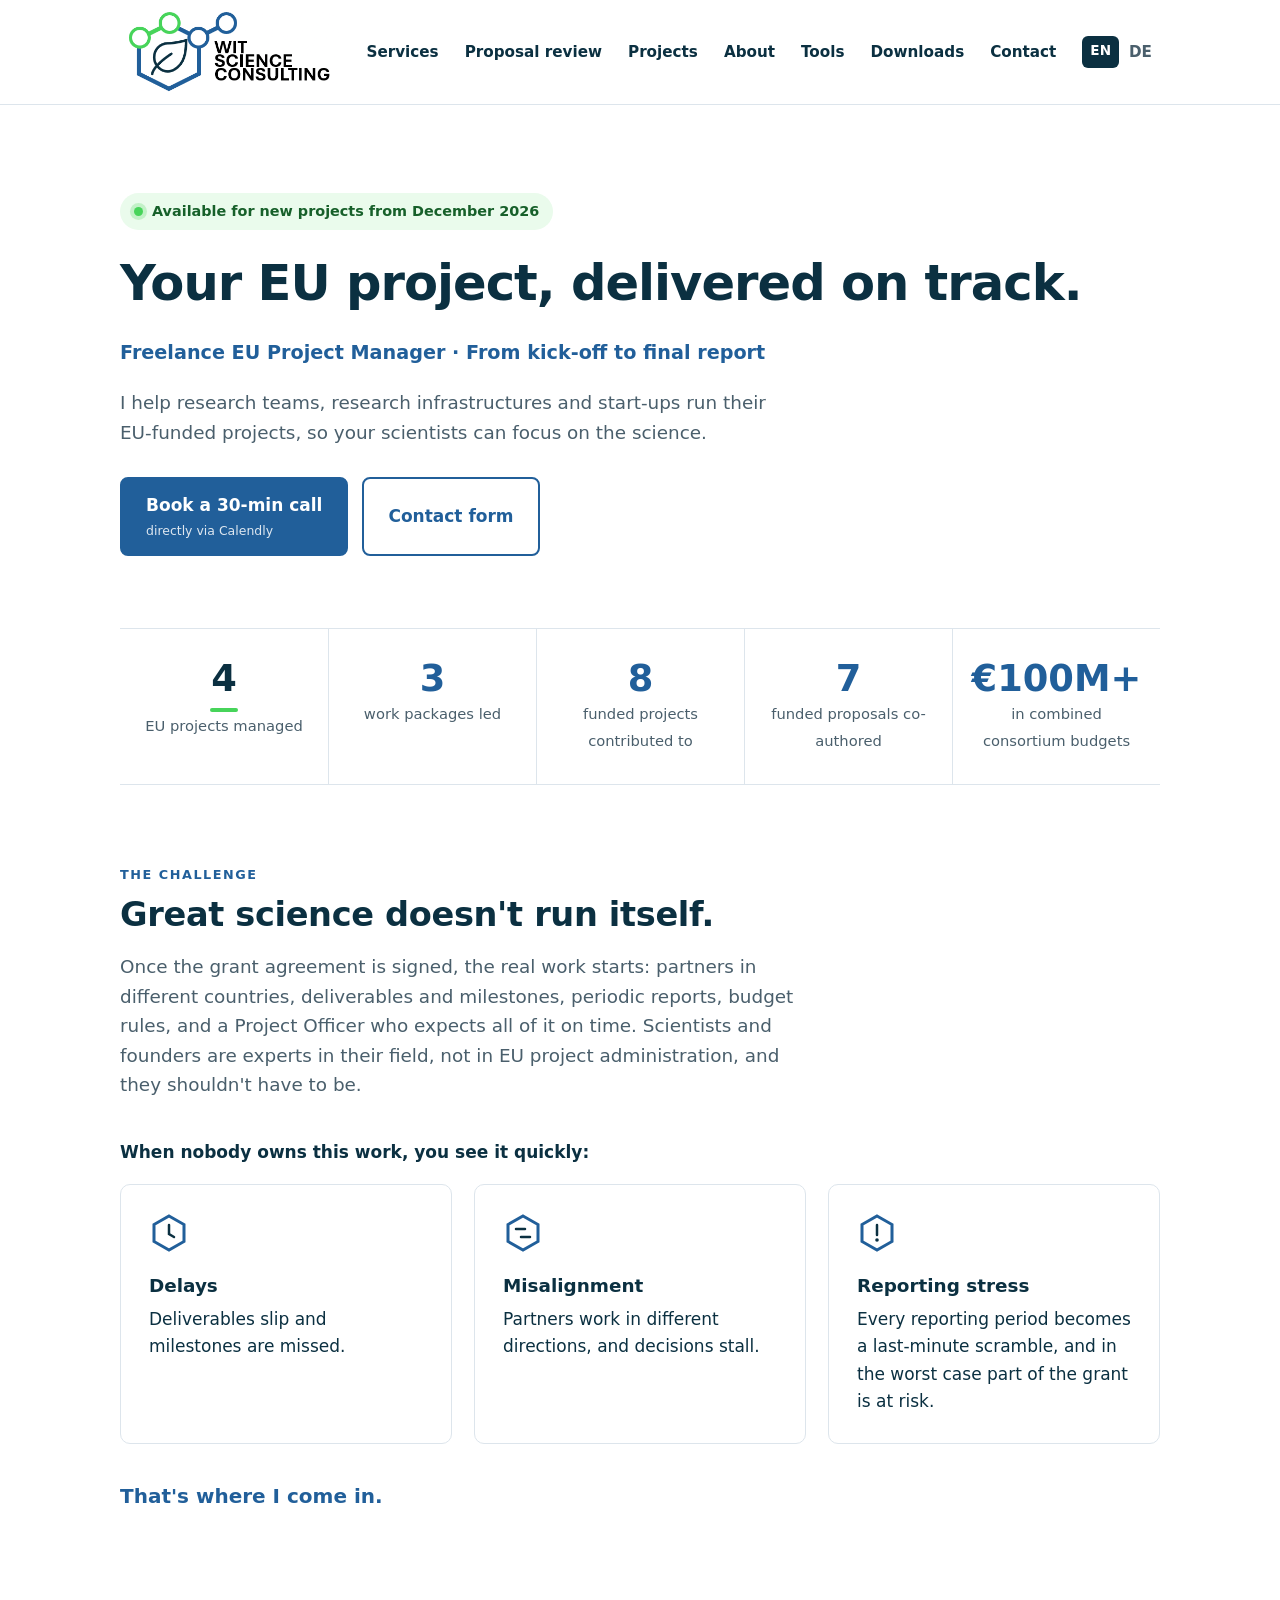
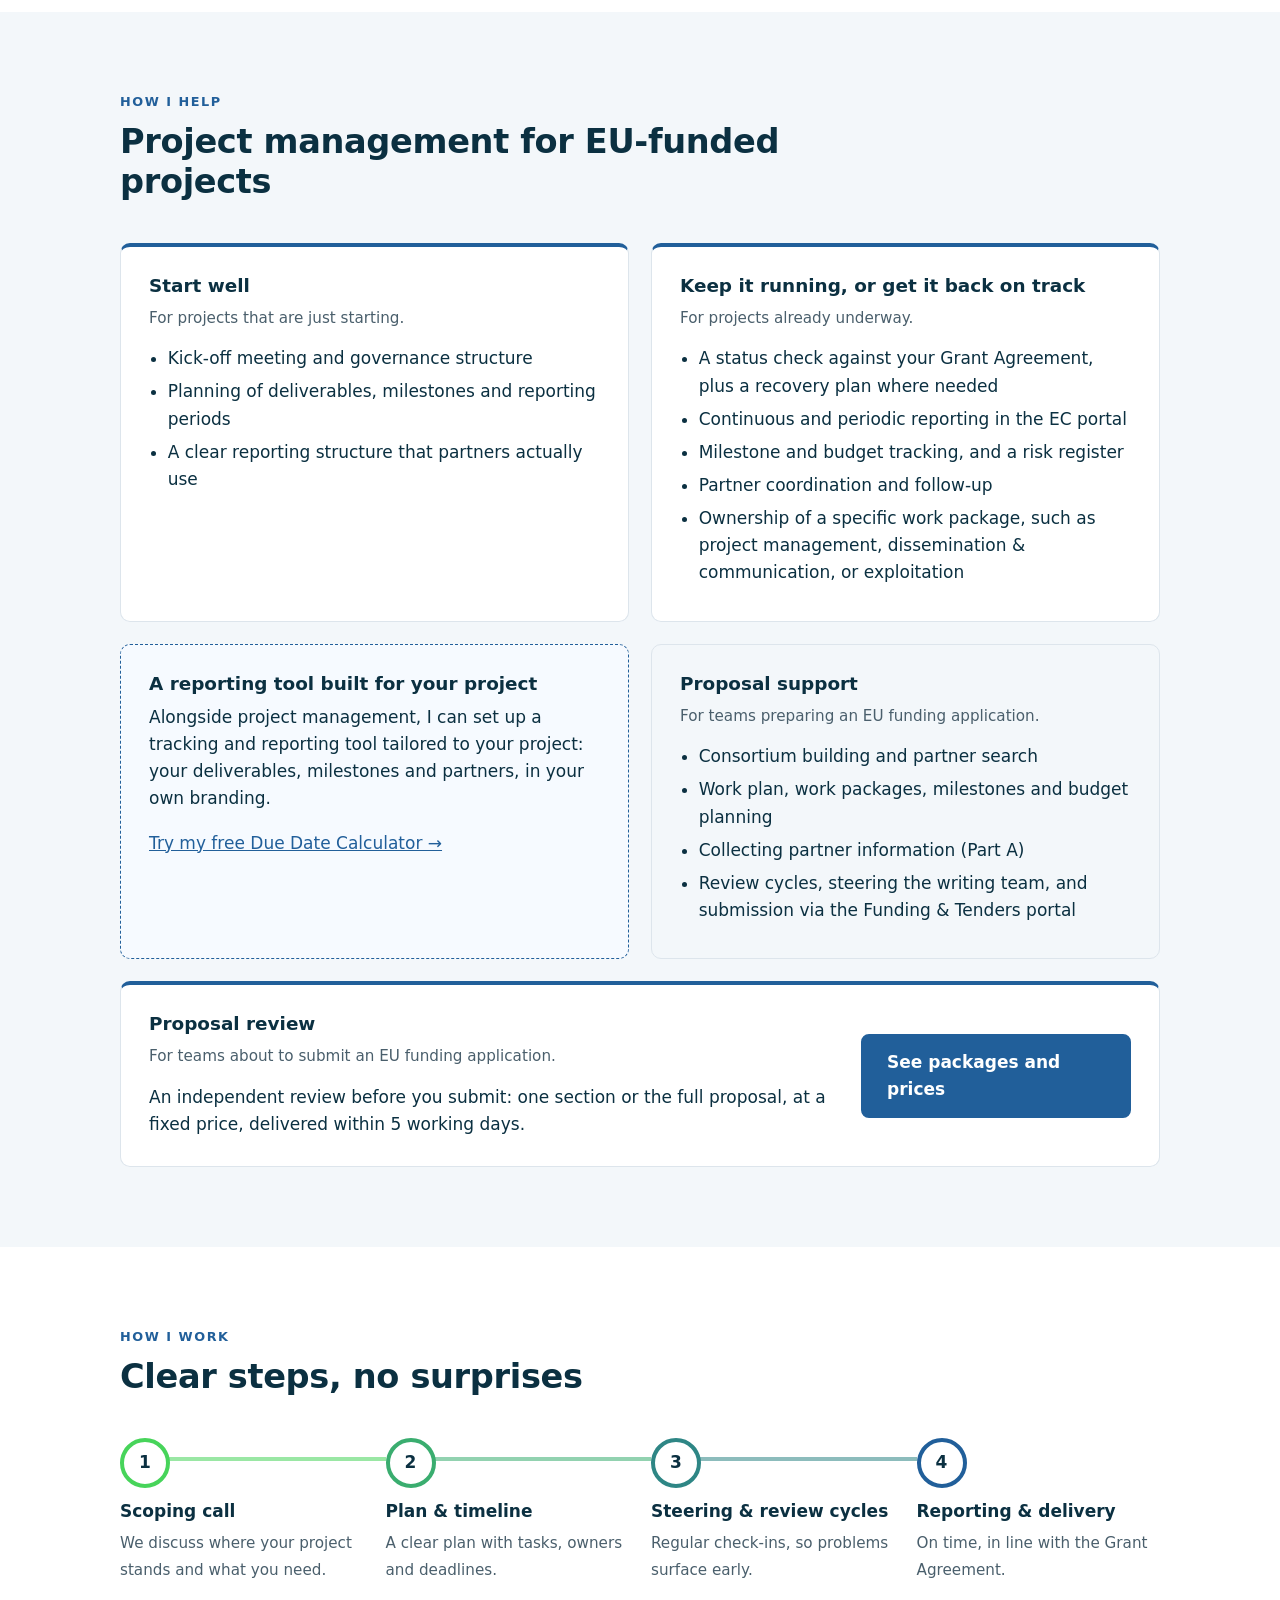
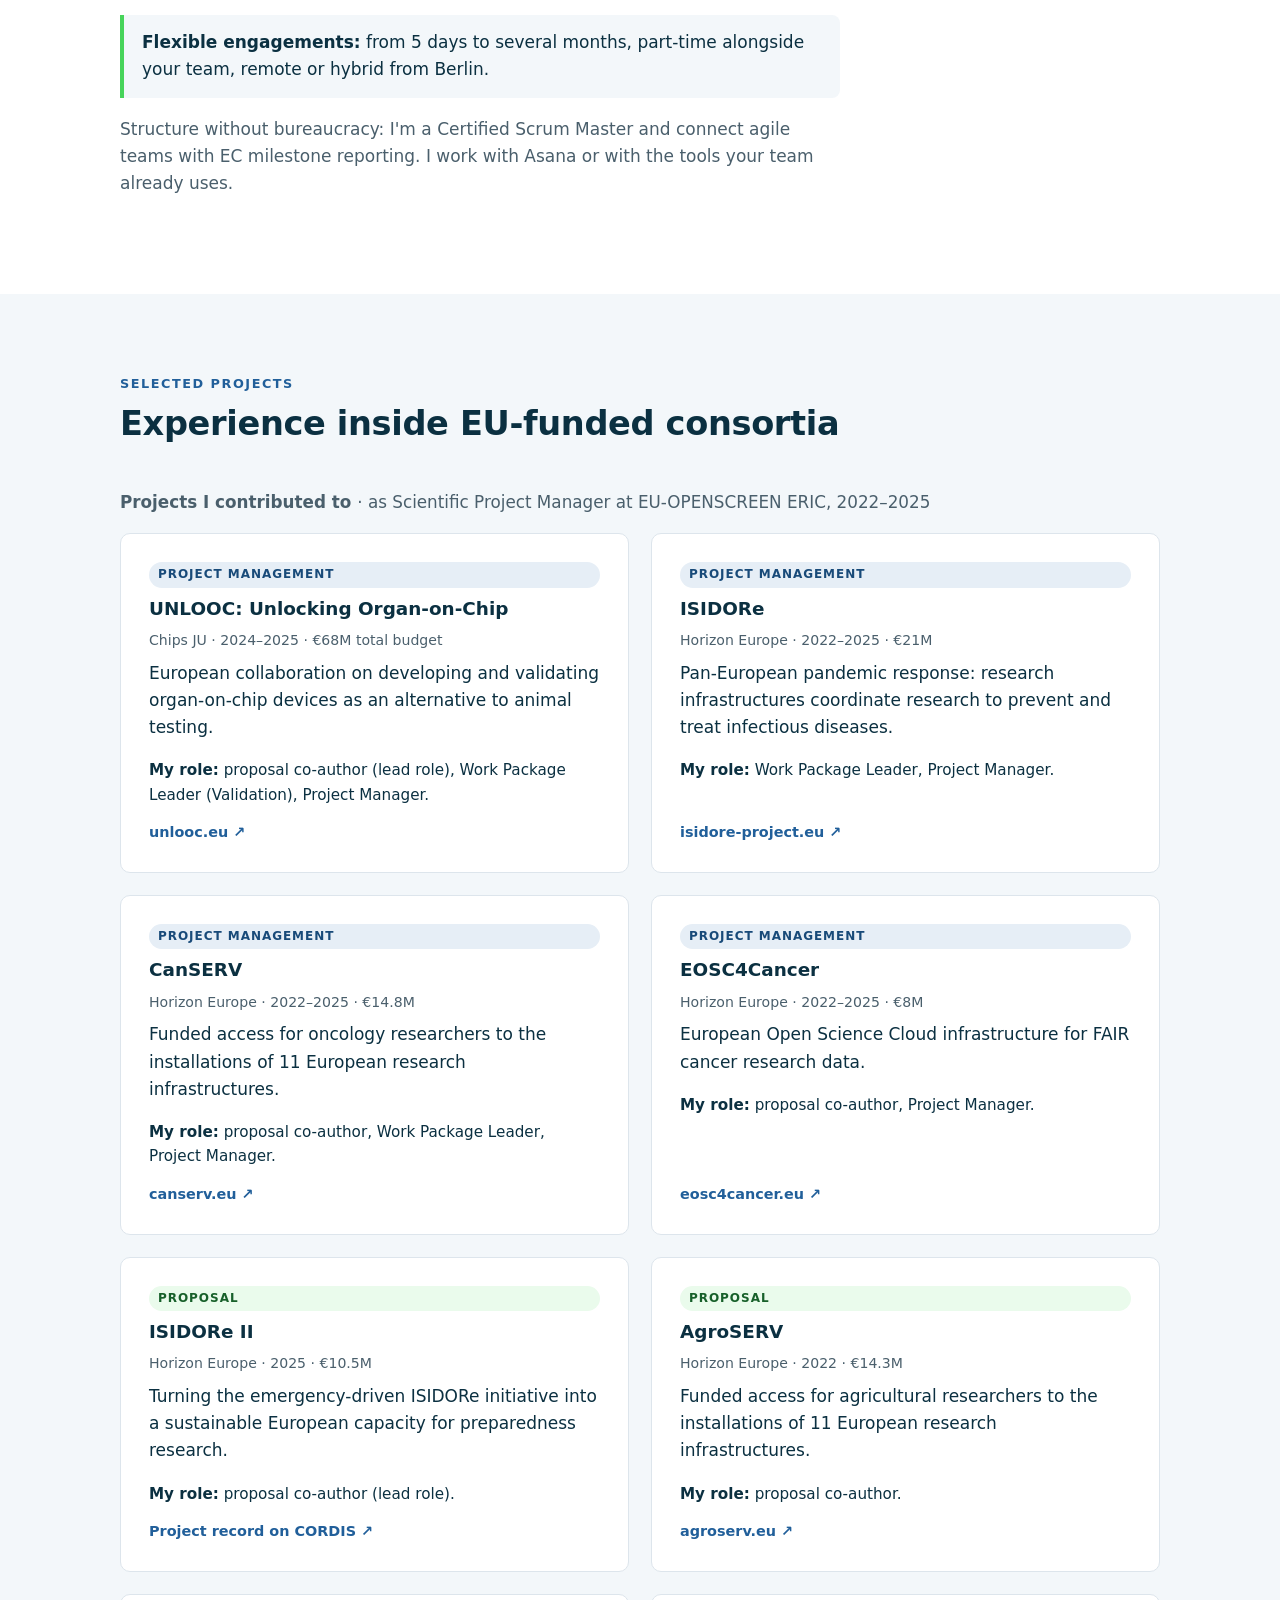
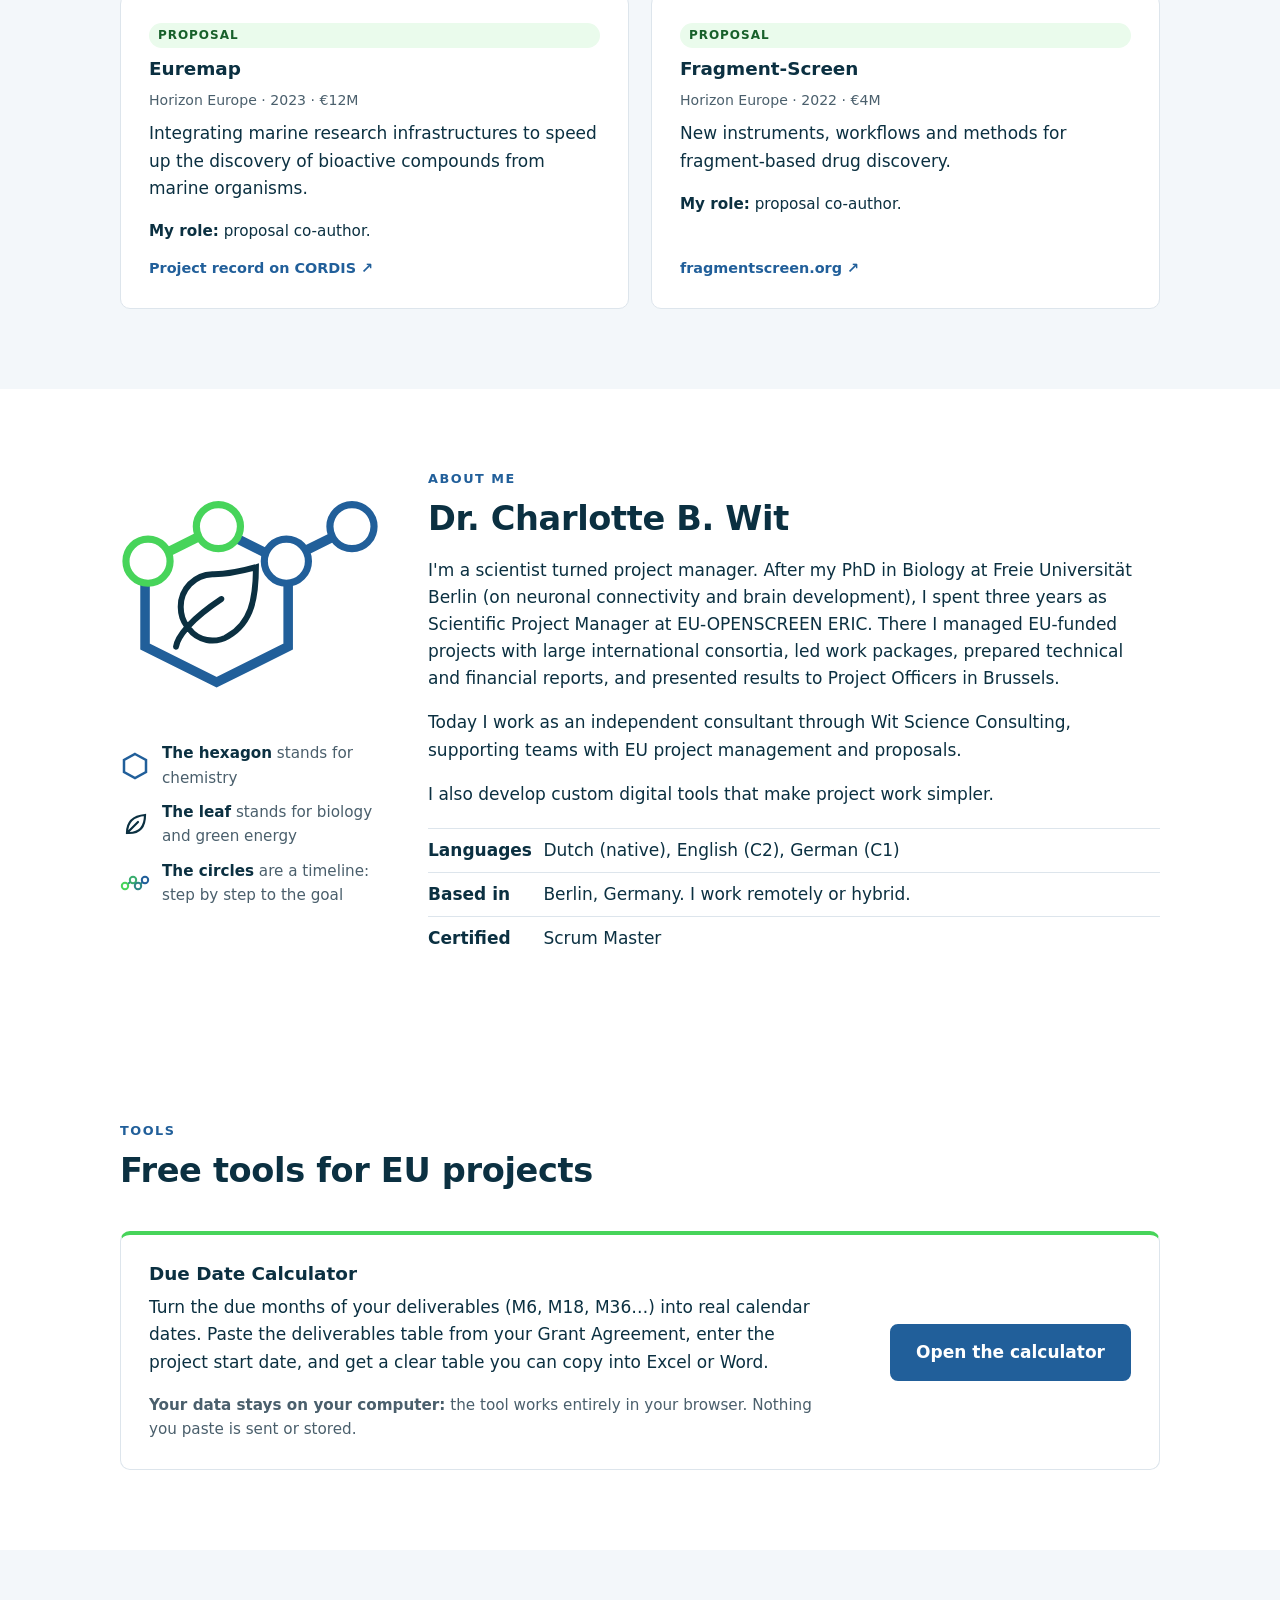
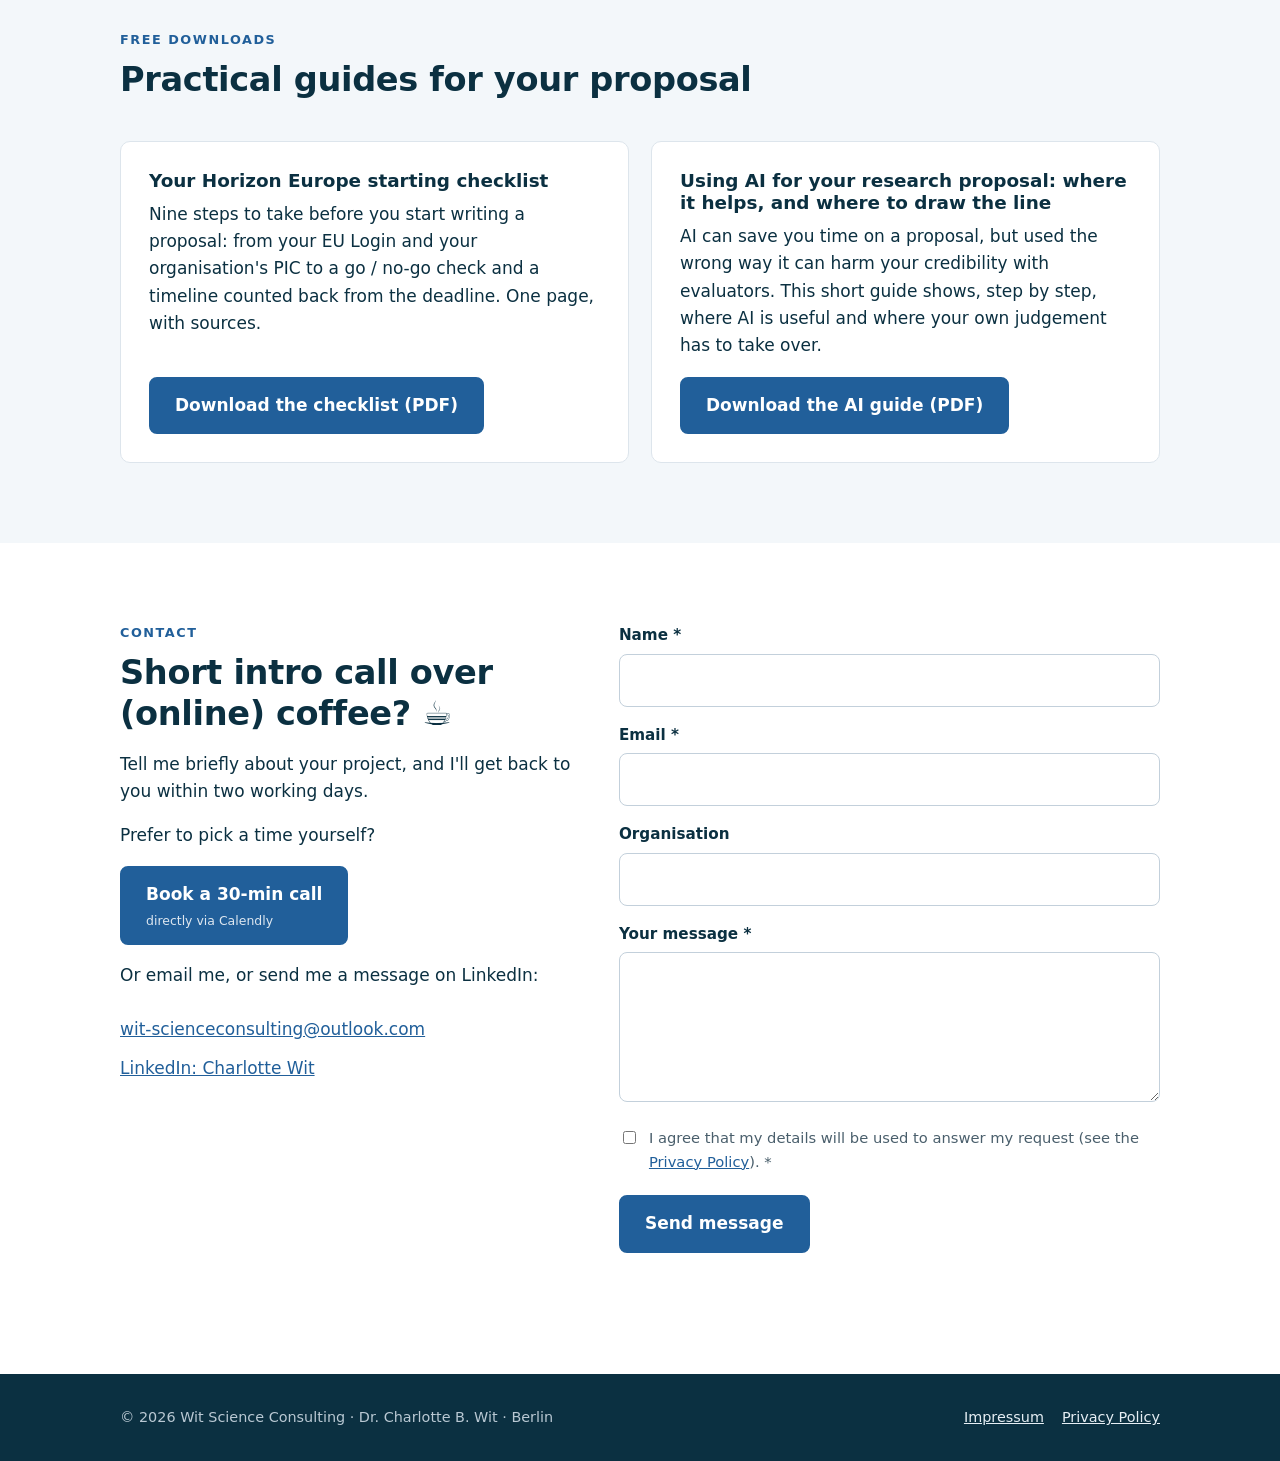
<file: index.html>
<!doctype html>
<html lang="en">
<head>
  <meta charset="utf-8">
  <meta name="viewport" content="width=device-width, initial-scale=1">
  <title>Wit Science Consulting · Freelance EU Project Manager</title>
  <meta name="description" content="Dr. Charlotte B. Wit, freelance EU project manager in Berlin. I help research teams, research infrastructures and start-ups run their EU-funded projects, from proposal to final report.">
  <link rel="icon" type="image/png" href="assets/logo-icon.png">
  <link rel="alternate" hreflang="en" href="index.html">
  <link rel="alternate" hreflang="de" href="de/index.html">
  <link rel="stylesheet" href="assets/styles.css?v=9">
</head>
<body>

<header class="site-header">
  <div class="wrap">
    <a class="brand" href="#top" aria-label="Wit Science Consulting, home">
      <img src="assets/logo.png" alt="Wit Science Consulting" width="125" height="48">
    </a>
    <button class="menu-toggle" aria-expanded="false" aria-controls="nav">Menu</button>
    <nav class="nav" id="nav">
      <a href="#services">Services</a>
      <a href="proposal-review.html">Proposal review</a>
      <a href="#projects">Projects</a>
      <a href="#about">About</a>
      <a href="#tools">Tools</a>
      <a href="#downloads">Downloads</a>
      <a href="#contact">Contact</a>
      <div class="lang" aria-label="Language">
        <span aria-current="true">EN</span><a href="de/index.html" hreflang="de" lang="de">DE</a>
      </div>
    </nav>
  </div>
</header>

<main id="top">

  <!-- 1. Hero -->
  <section class="hero">
    <div class="wrap">
      <div>
        <div class="badge">Available for new projects from December 2026</div>
        <h1>Your EU project, delivered on track.</h1>
        <p class="tagline">Freelance EU Project Manager · From kick-off to final report</p>
        <p class="lead">I help research teams, research infrastructures and start-ups run their EU-funded projects, so your scientists can focus on the science.</p>
        <div class="actions">
          <a class="btn" href="https://calendly.com/wit-scienceconsulting/30min" target="_blank" rel="noopener">Book a 30-min call<small>directly via Calendly</small></a>
          <a class="btn ghost" href="#contact">Contact form</a>
        </div>
      </div>
    </div>
  </section>

  <!-- 2. Numbers -->
  <section class="numbers" aria-label="Track record">
    <div class="wrap">
      <div class="grid">
        <div class="stat primary"><strong>4</strong><span>EU projects managed</span></div>
        <div class="stat"><strong>3</strong><span>work packages led</span></div>
        <div class="stat"><strong>8</strong><span>funded projects contributed to</span></div>
        <div class="stat"><strong>7</strong><span>funded proposals co-authored</span></div>
        <div class="stat"><strong>€100M+</strong><span>in combined consortium budgets</span></div>
      </div>
    </div>
  </section>

  <!-- 3. Problem -->
  <section>
    <div class="wrap">
      <div class="section-head">
        <p class="eyebrow">The challenge</p>
        <h2>Great science doesn't run itself.</h2>
        <p class="lead">Once the grant agreement is signed, the real work starts: partners in different countries, deliverables and milestones, periodic reports, budget rules, and a Project Officer who expects all of it on time. Scientists and founders are experts in their field, not in EU project administration, and they shouldn't have to be.</p>
      </div>
      <p><b>When nobody owns this work, you see it quickly:</b></p>
      <div class="cards three">
        <div class="card">
          <svg class="hex" viewBox="0 0 40 40" aria-hidden="true"><path d="M20 3 35 11.5v17L20 37 5 28.5v-17Z" fill="none" stroke="#215f9a" stroke-width="3"/><path d="M20 12v9l5 3" fill="none" stroke="#0b3041" stroke-width="2.5" stroke-linecap="round"/></svg>
          <h3>Delays</h3>
          <p>Deliverables slip and milestones are missed.</p>
        </div>
        <div class="card">
          <svg class="hex" viewBox="0 0 40 40" aria-hidden="true"><path d="M20 3 35 11.5v17L20 37 5 28.5v-17Z" fill="none" stroke="#215f9a" stroke-width="3"/><path d="M13 16h9M18 24h9" stroke="#0b3041" stroke-width="2.5" stroke-linecap="round"/></svg>
          <h3>Misalignment</h3>
          <p>Partners work in different directions, and decisions stall.</p>
        </div>
        <div class="card">
          <svg class="hex" viewBox="0 0 40 40" aria-hidden="true"><path d="M20 3 35 11.5v17L20 37 5 28.5v-17Z" fill="none" stroke="#215f9a" stroke-width="3"/><path d="M20 12v10" stroke="#0b3041" stroke-width="2.5" stroke-linecap="round"/><circle cx="20" cy="27" r="1.8" fill="#0b3041"/></svg>
          <h3>Reporting stress</h3>
          <p>Every reporting period becomes a last-minute scramble, and in the worst case part of the grant is at risk.</p>
        </div>
      </div>
      <p class="problem-close">That's where I come in.</p>
    </div>
  </section>

  <!-- 4. Services -->
  <section class="tint" id="services">
    <div class="wrap">
      <div class="section-head">
        <p class="eyebrow">How I help</p>
        <h2>Project management for EU-funded projects</h2>
      </div>
      <div class="cards two">
        <div class="card feature">
          <h3>Start well</h3>
          <p class="for">For projects that are just starting.</p>
          <ul>
            <li>Kick-off meeting and governance structure</li>
            <li>Planning of deliverables, milestones and reporting periods</li>
            <li>A clear reporting structure that partners actually use</li>
          </ul>
        </div>
        <div class="card feature">
          <h3>Keep it running, or get it back on track</h3>
          <p class="for">For projects already underway.</p>
          <ul>
            <li>A status check against your Grant Agreement, plus a recovery plan where needed</li>
            <li>Continuous and periodic reporting in the EC portal</li>
            <li>Milestone and budget tracking, and a risk register</li>
            <li>Partner coordination and follow-up</li>
            <li>Ownership of a specific work package, such as project management, dissemination &amp; communication, or exploitation</li>
          </ul>
        </div>
        <div class="card tool">
          <h3>A reporting tool built for your project</h3>
          <p>Alongside project management, I can set up a tracking and reporting tool tailored to your project: your deliverables, milestones and partners, in your own branding.</p>
          <p><a href="#tools">Try my free Due Date Calculator &rarr;</a></p>
        </div>
        <div class="card secondary">
          <h3>Proposal support</h3>
          <p class="for">For teams preparing an EU funding application.</p>
          <ul>
            <li>Consortium building and partner search</li>
            <li>Work plan, work packages, milestones and budget planning</li>
            <li>Collecting partner information (Part A)</li>
            <li>Review cycles, steering the writing team, and submission via the Funding &amp; Tenders portal</li>
          </ul>
        </div>
        <div class="card review-card wide">
          <div>
            <h3>Proposal review</h3>
            <p class="for">For teams about to submit an EU funding application.</p>
            <p>An independent review before you submit: one section or the full proposal, at a fixed price, delivered within 5 working days.</p>
          </div>
          <a class="btn" href="proposal-review.html">See packages and prices</a>
        </div>
      </div>
    </div>
  </section>

  <!-- 5. How I work -->
  <section>
    <div class="wrap">
      <div class="section-head">
        <p class="eyebrow">How I work</p>
        <h2>Clear steps, no surprises</h2>
      </div>
      <ol class="steps">
        <li><strong>Scoping call</strong><span>We discuss where your project stands and what you need.</span></li>
        <li><strong>Plan &amp; timeline</strong><span>A clear plan with tasks, owners and deadlines.</span></li>
        <li><strong>Steering &amp; review cycles</strong><span>Regular check-ins, so problems surface early.</span></li>
        <li><strong>Reporting &amp; delivery</strong><span>On time, in line with the Grant Agreement.</span></li>
      </ol>
      <p class="terms"><b>Flexible engagements:</b> from 5 days to several months, part-time alongside your team, remote or hybrid from Berlin.</p>
      <p class="note">Structure without bureaucracy: I'm a Certified Scrum Master and connect agile teams with EC milestone reporting. I work with Asana or with the tools your team already uses.</p>
    </div>
  </section>

  <!-- 6. Projects -->
  <section class="tint" id="projects">
    <div class="wrap">
      <div class="section-head">
        <p class="eyebrow">Selected projects</p>
        <h2>Experience inside EU-funded consortia</h2>
      </div>

      <p class="subhead">Projects I contributed to <span style="font-weight:400">· as Scientific Project Manager at EU-OPENSCREEN ERIC, 2022–2025</span></p>
      <div class="cards two">
        <div class="card project">
          <span class="tag pm">Project management</span>
          <h3>UNLOOC: Unlocking Organ-on-Chip</h3>
          <p class="meta">Chips JU · 2024–2025 · €68M total budget</p>
          <p>European collaboration on developing and validating organ-on-chip devices as an alternative to animal testing.</p>
          <p class="role"><b>My role:</b> proposal co-author (lead role), Work Package Leader (Validation), Project Manager.</p>
          <p class="site"><a href="https://www.unlooc.eu" target="_blank" rel="noopener">unlooc.eu ↗</a></p>
        </div>
        <div class="card project">
          <span class="tag pm">Project management</span>
          <h3>ISIDORe</h3>
          <p class="meta">Horizon Europe · 2022–2025 · €21M</p>
          <p>Pan-European pandemic response: research infrastructures coordinate research to prevent and treat infectious diseases.</p>
          <p class="role"><b>My role:</b> Work Package Leader, Project Manager.</p>
          <p class="site"><a href="https://isidore-project.eu" target="_blank" rel="noopener">isidore-project.eu ↗</a></p>
        </div>
        <div class="card project">
          <span class="tag pm">Project management</span>
          <h3>CanSERV</h3>
          <p class="meta">Horizon Europe · 2022–2025 · €14.8M</p>
          <p>Funded access for oncology researchers to the installations of 11 European research infrastructures.</p>
          <p class="role"><b>My role:</b> proposal co-author, Work Package Leader, Project Manager.</p>
          <p class="site"><a href="https://www.canserv.eu" target="_blank" rel="noopener">canserv.eu ↗</a></p>
        </div>
        <div class="card project">
          <span class="tag pm">Project management</span>
          <h3>EOSC4Cancer</h3>
          <p class="meta">Horizon Europe · 2022–2025 · €8M</p>
          <p>European Open Science Cloud infrastructure for FAIR cancer research data.</p>
          <p class="role"><b>My role:</b> proposal co-author, Project Manager.</p>
          <p class="site"><a href="https://eosc4cancer.eu" target="_blank" rel="noopener">eosc4cancer.eu ↗</a></p>
        </div>
        <div class="card project">
          <span class="tag">Proposal</span>
          <h3>ISIDORe II</h3>
          <p class="meta">Horizon Europe · 2025 · €10.5M</p>
          <p>Turning the emergency-driven ISIDORe initiative into a sustainable European capacity for preparedness research.</p>
          <p class="role"><b>My role:</b> proposal co-author (lead role).</p>
          <p class="site"><a href="https://cordis.europa.eu/project/id/101293306" target="_blank" rel="noopener">Project record on CORDIS ↗</a></p>
        </div>
        <div class="card project">
          <span class="tag">Proposal</span>
          <h3>AgroSERV</h3>
          <p class="meta">Horizon Europe · 2022 · €14.3M</p>
          <p>Funded access for agricultural researchers to the installations of 11 European research infrastructures.</p>
          <p class="role"><b>My role:</b> proposal co-author.</p>
          <p class="site"><a href="https://www.agroserv.eu" target="_blank" rel="noopener">agroserv.eu ↗</a></p>
        </div>
        <div class="card project">
          <span class="tag">Proposal</span>
          <h3>Euremap</h3>
          <p class="meta">Horizon Europe · 2023 · €12M</p>
          <p>Integrating marine research infrastructures to speed up the discovery of bioactive compounds from marine organisms.</p>
          <p class="role"><b>My role:</b> proposal co-author.</p>
          <p class="site"><a href="https://cordis.europa.eu/project/id/101131663" target="_blank" rel="noopener">Project record on CORDIS ↗</a></p>
        </div>
        <div class="card project">
          <span class="tag">Proposal</span>
          <h3>Fragment-Screen</h3>
          <p class="meta">Horizon Europe · 2022 · €4M</p>
          <p>New instruments, workflows and methods for fragment-based drug discovery.</p>
          <p class="role"><b>My role:</b> proposal co-author.</p>
          <p class="site"><a href="https://fragmentscreen.org" target="_blank" rel="noopener">fragmentscreen.org ↗</a></p>
        </div>
      </div>
    </div>
  </section>

  <!-- 7. About -->
  <section id="about">
    <div class="wrap about">
      <figure class="logo-story" style="margin:0">
        <img src="assets/logo-mark.svg" alt="Wit Science Consulting logo: a hexagon with a leaf, and four connected circles from green to blue" width="340" height="250">
        <figcaption>
          <ul>
            <li><svg viewBox="0 0 30 30" aria-hidden="true"><path d="M15 3 26 9v12l-11 6-11-6V9Z" fill="none" stroke="#215f9a" stroke-width="2.5"/></svg><span><b>The hexagon</b> stands for chemistry</span></li>
            <li><svg viewBox="0 0 30 30" aria-hidden="true"><path d="M7 24C7 12 14 7 25 6c0 11-5 18-16 18Zm0 0 11-11" fill="none" stroke="#0b3041" stroke-width="2.2" stroke-linecap="round"/></svg><span><b>The leaf</b> stands for biology and green energy</span></li>
            <li><svg viewBox="0 0 30 30" aria-hidden="true"><path d="M5 18 13 12 18 18 25 12" fill="none" stroke="#2e8685" stroke-width="2"/><circle cx="5" cy="18" r="3.2" fill="#fff" stroke="#47d45a" stroke-width="2"/><circle cx="13" cy="12" r="3.2" fill="#fff" stroke="#3aad6f" stroke-width="2"/><circle cx="18" cy="18" r="3.2" fill="#fff" stroke="#2e8685" stroke-width="2"/><circle cx="25" cy="12" r="3.2" fill="#fff" stroke="#215f9a" stroke-width="2"/></svg><span><b>The circles</b> are a timeline: step by step to the goal</span></li>
          </ul>
        </figcaption>
      </figure>
      <div>
        <p class="eyebrow">About me</p>
        <h2>Dr. Charlotte B. Wit</h2>
        <p>I'm a scientist turned project manager. After my PhD in Biology at Freie Universität Berlin (on neuronal connectivity and brain development), I spent three years as Scientific Project Manager at EU-OPENSCREEN ERIC. There I managed EU-funded projects with large international consortia, led work packages, prepared technical and financial reports, and presented results to Project Officers in Brussels.</p>
        <p>Today I work as an independent consultant through Wit Science Consulting, supporting teams with EU project management and proposals.</p>
        <p>I also develop custom digital tools that make project work simpler.</p>
        <ul class="facts">
          <li><b>Languages</b> Dutch (native), English (C2), German (C1)</li>
          <li><b>Based in</b> Berlin, Germany. I work remotely or hybrid.</li>
          <li><b>Certified</b> Scrum Master</li>
        </ul>
      </div>
    </div>
  </section>

  <!-- Tools -->
  <section id="tools">
    <div class="wrap">
      <div class="section-head">
        <p class="eyebrow">Tools</p>
        <h2>Free tools for EU projects</h2>
      </div>
      <div class="card tool-card">
        <div>
          <h3>Due Date Calculator</h3>
          <p>Turn the due months of your deliverables (M6, M18, M36…) into real calendar dates. Paste the deliverables table from your Grant Agreement, enter the project start date, and get a clear table you can copy into Excel or Word.</p>
          <p class="for"><b>Your data stays on your computer:</b> the tool works entirely in your browser. Nothing you paste is sent or stored.</p>
        </div>
        <a class="btn" href="tools/due-date-calculator/">Open the calculator</a>
      </div>
    </div>
  </section>

  <!-- 8. Free guide -->
  <section class="tint" id="downloads">
    <div class="wrap">
      <div class="section-head">
        <p class="eyebrow">Free downloads</p>
        <h2>Practical guides for your proposal</h2>
      </div>
      <div class="cards two">
        <div class="card download-card">
          <div>
            <h3>Your Horizon Europe starting checklist</h3>
            <p>Nine steps to take before you start writing a proposal: from your EU Login and your organisation's PIC to a go / no-go check and a timeline counted back from the deadline. One page, with sources.</p>
          </div>
          <a class="btn" href="assets/horizon-europe-starting-checklist.pdf" download>Download the checklist (PDF)</a>
        </div>
        <div class="card download-card">
          <div>
            <h3>Using AI for your research proposal: where it helps, and where to draw the line</h3>
            <p>AI can save you time on a proposal, but used the wrong way it can harm your credibility with evaluators. This short guide shows, step by step, where AI is useful and where your own judgement has to take over.</p>
          </div>
          <a class="btn" href="assets/ai-in-proposals-guide.pdf" download>Download the AI guide (PDF)</a>
        </div>
      </div>
    </div>
  </section>

  <!-- 9. Contact -->
  <section id="contact">
    <div class="wrap contact">
      <div>
        <p class="eyebrow">Contact</p>
        <h2>Short intro call over (online) coffee? ☕</h2>
        <p>Tell me briefly about your project, and I'll get back to you within two working days.</p>
        <p>Prefer to pick a time yourself?</p>
        <p><a class="btn" href="https://calendly.com/wit-scienceconsulting/30min" target="_blank" rel="noopener">Book a 30-min call<small>directly via Calendly</small></a></p>
        <p>Or email me, or send me a message on LinkedIn:</p>
        <ul class="direct">
          <li><a href="mailto:wit-scienceconsulting@outlook.com">wit-scienceconsulting@outlook.com</a></li>
          <li><a href="https://www.linkedin.com/in/charlotte-wit-23a95161" target="_blank" rel="noopener">LinkedIn: Charlotte Wit</a></li>
        </ul>
      </div>
      <form id="contact-form">
        <div><label for="name">Name *</label><input type="text" id="name" name="name" required autocomplete="name"></div>
        <div><label for="email">Email *</label><input type="email" id="email" name="email" required autocomplete="email"></div>
        <div><label for="organisation">Organisation</label><input type="text" id="organisation" name="organisation" autocomplete="organization"></div>
        <div><label for="message">Your message *</label><textarea id="message" name="message" required></textarea></div>
        <input type="checkbox" name="botcheck" class="hp" tabindex="-1" autocomplete="off" aria-hidden="true">
        <label class="check"><input type="checkbox" name="consent" required> <span>I agree that my details will be used to answer my request (see the <a href="datenschutz.html">Privacy Policy</a>). *</span></label>
        <div><button class="btn" type="submit">Send message</button></div>
        <p class="form-status" role="status" aria-live="polite"></p>
      </form>
    </div>
  </section>

</main>

<footer class="site-footer">
  <div class="wrap">
    <span>© 2026 Wit Science Consulting · Dr. Charlotte B. Wit · Berlin</span>
    <span><a href="impressum.html">Impressum</a><a href="datenschutz.html">Privacy Policy</a></span>
  </div>
</footer>

<script src="assets/main.js?v=4"></script>
</body>
</html>
</file>
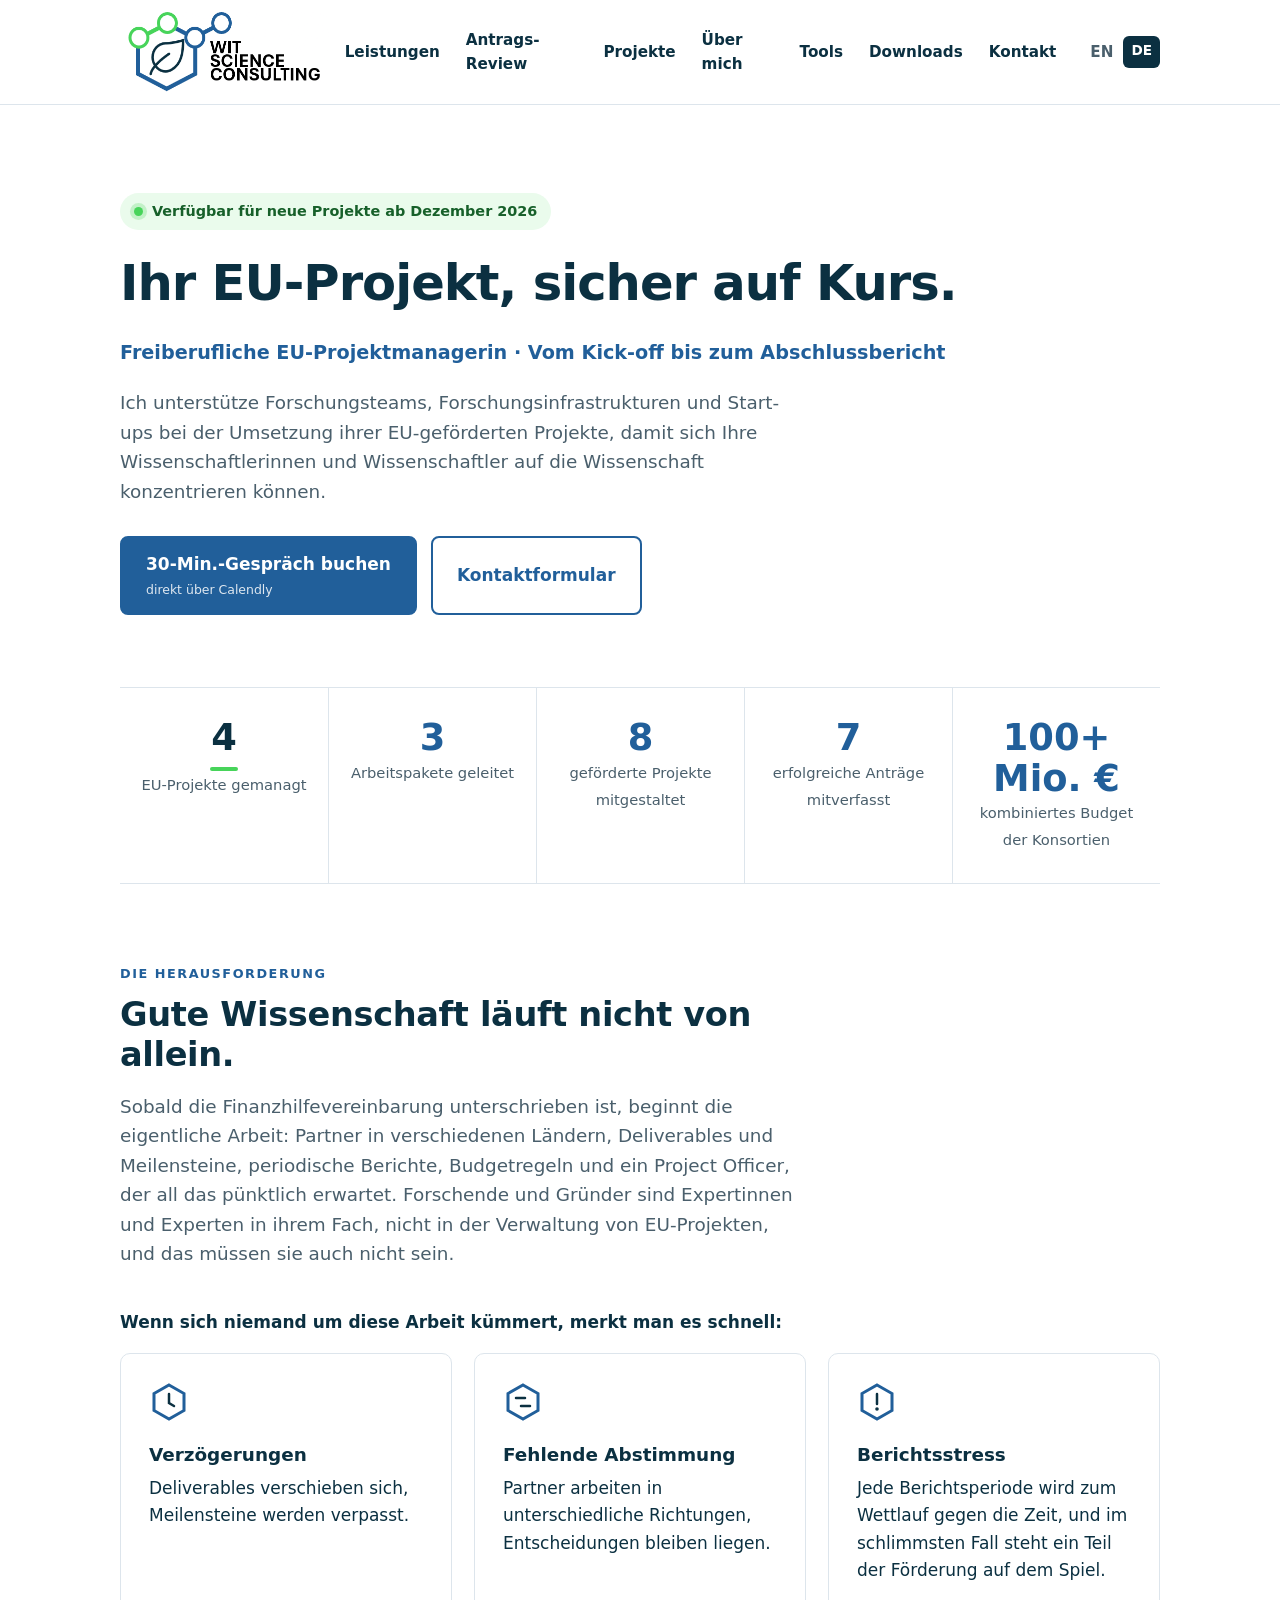
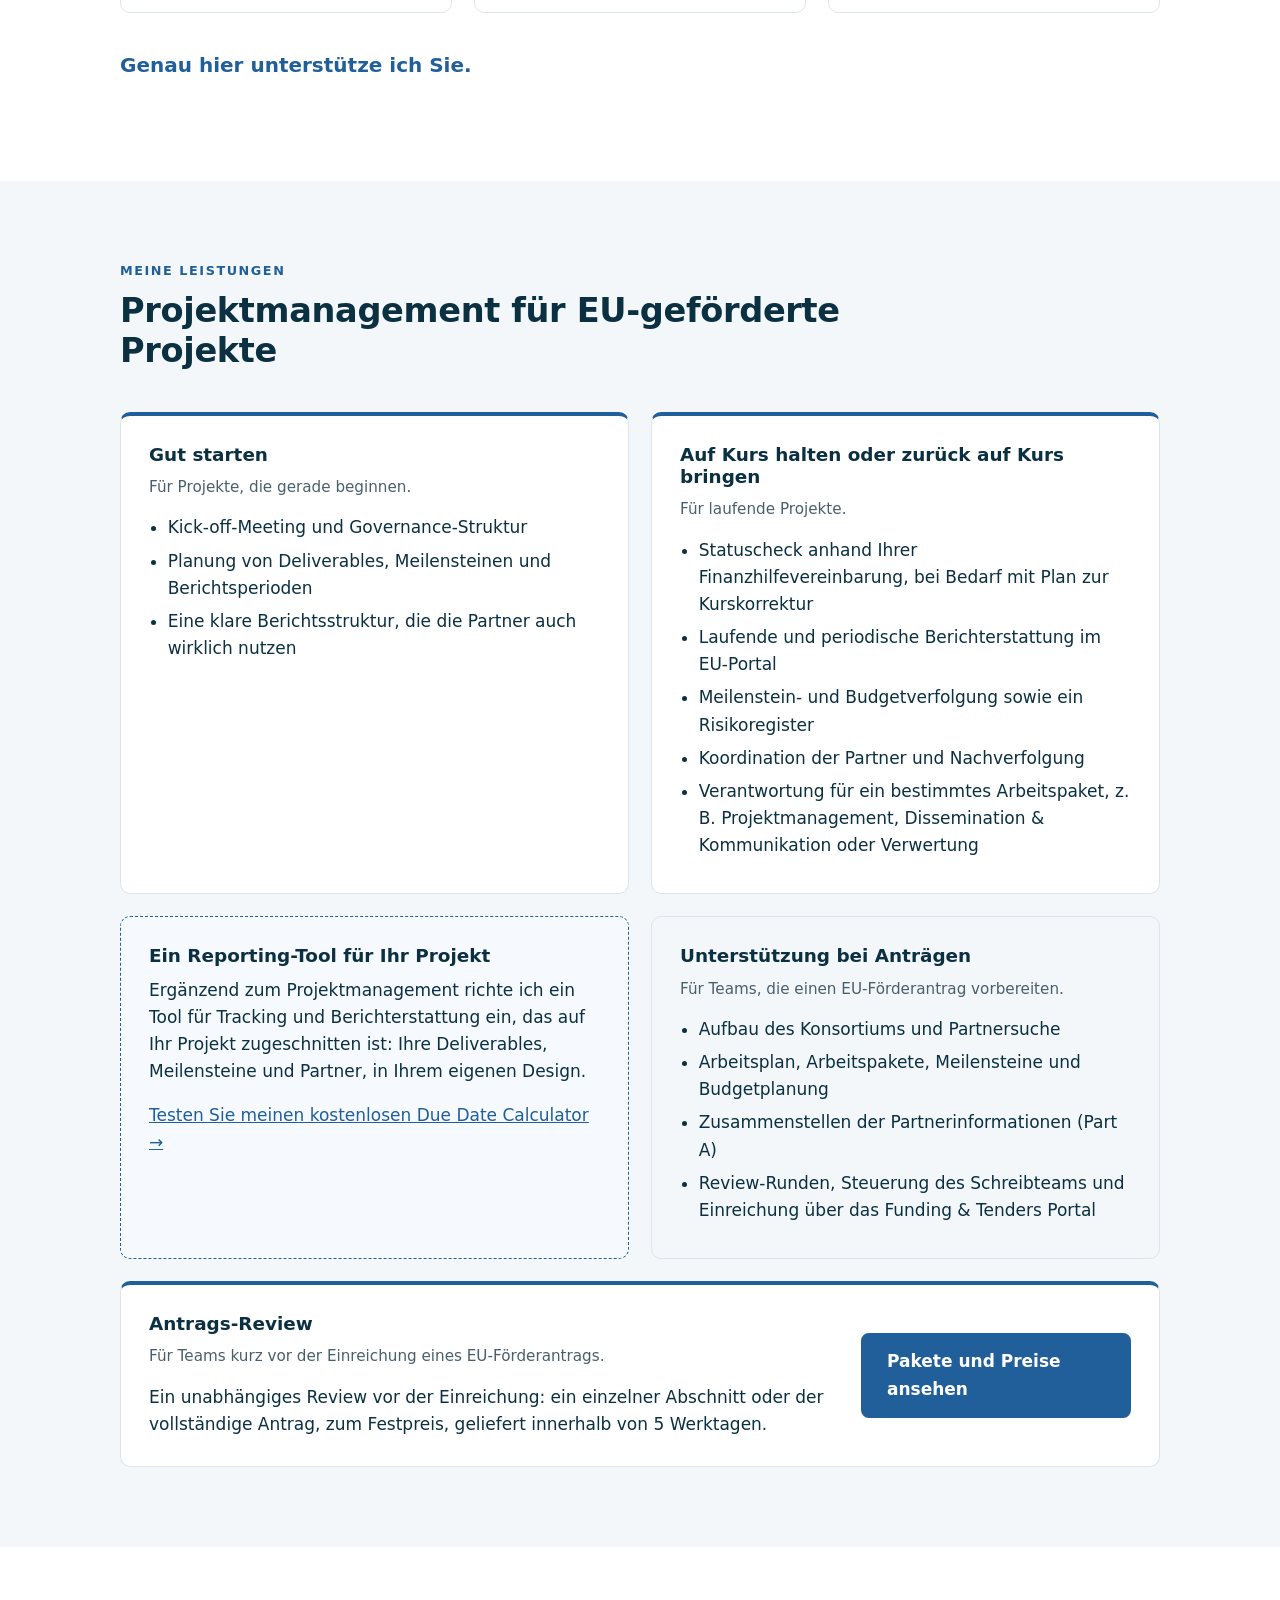
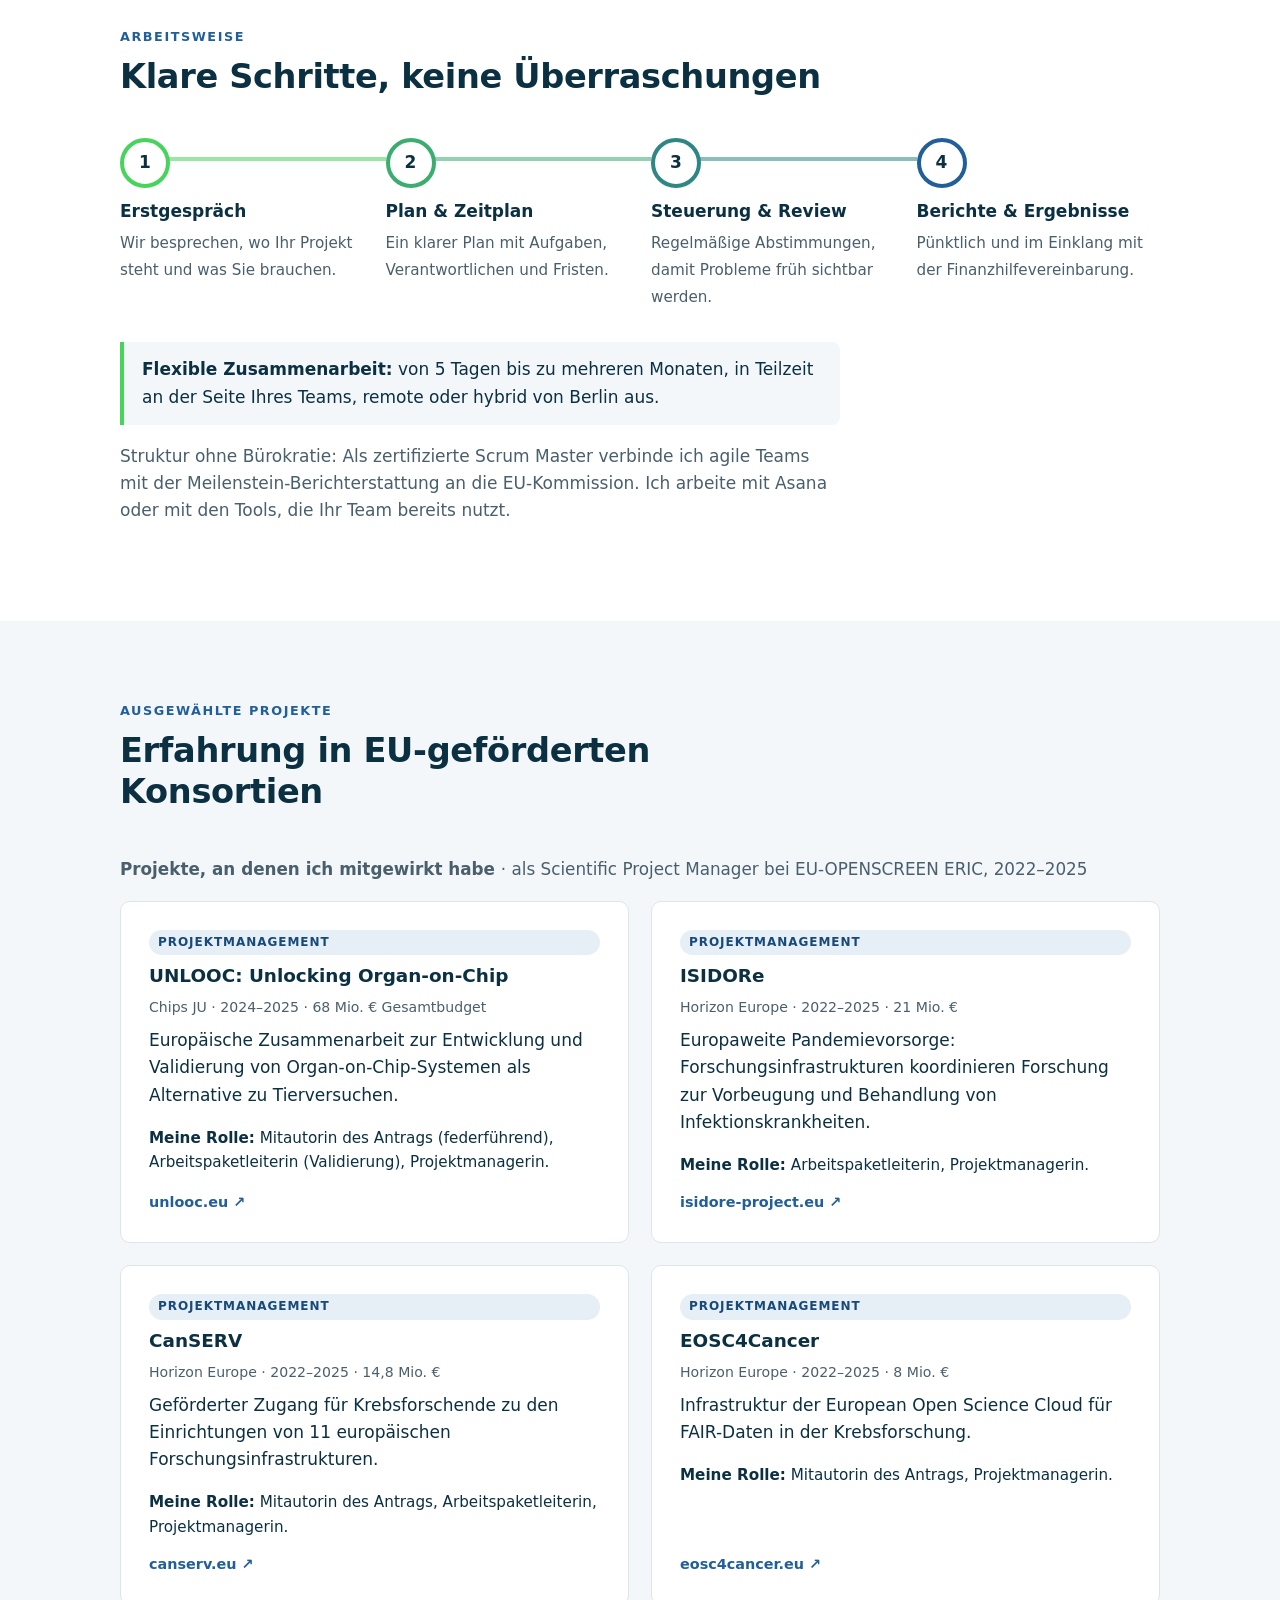
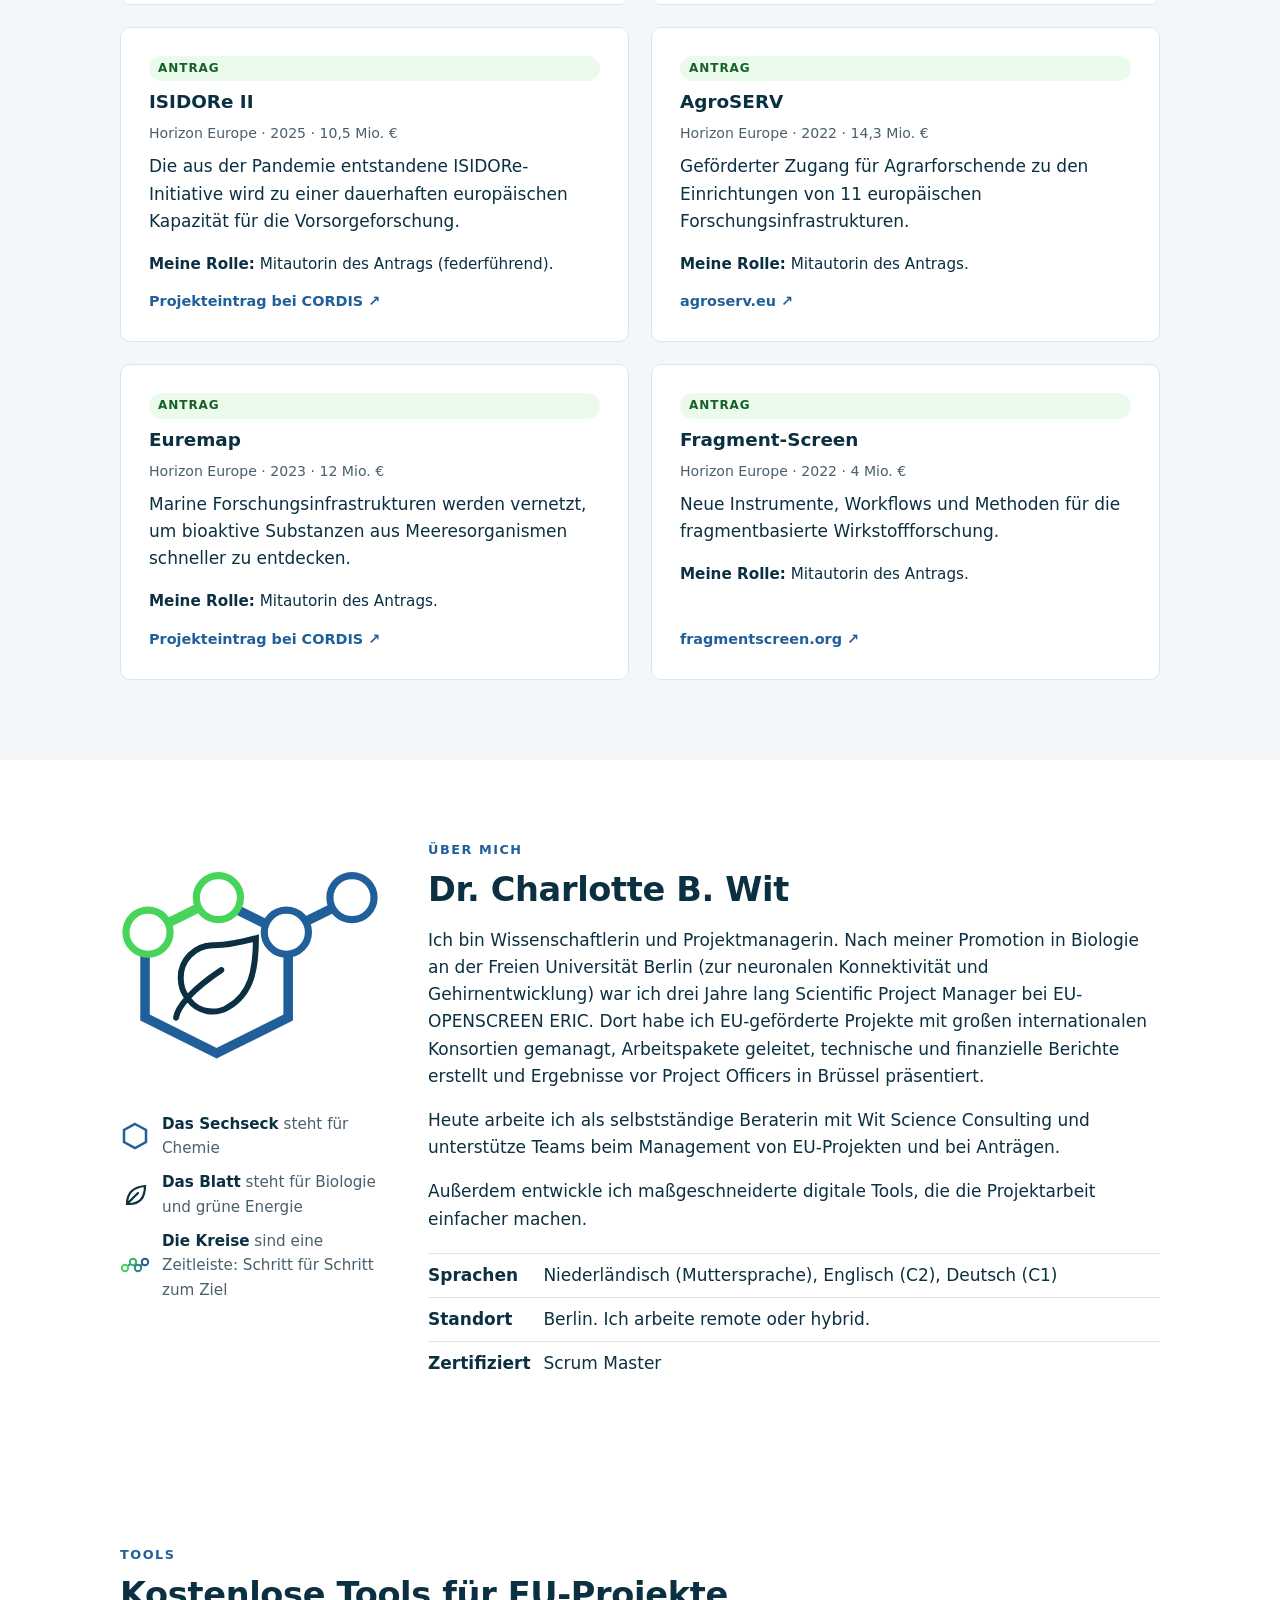
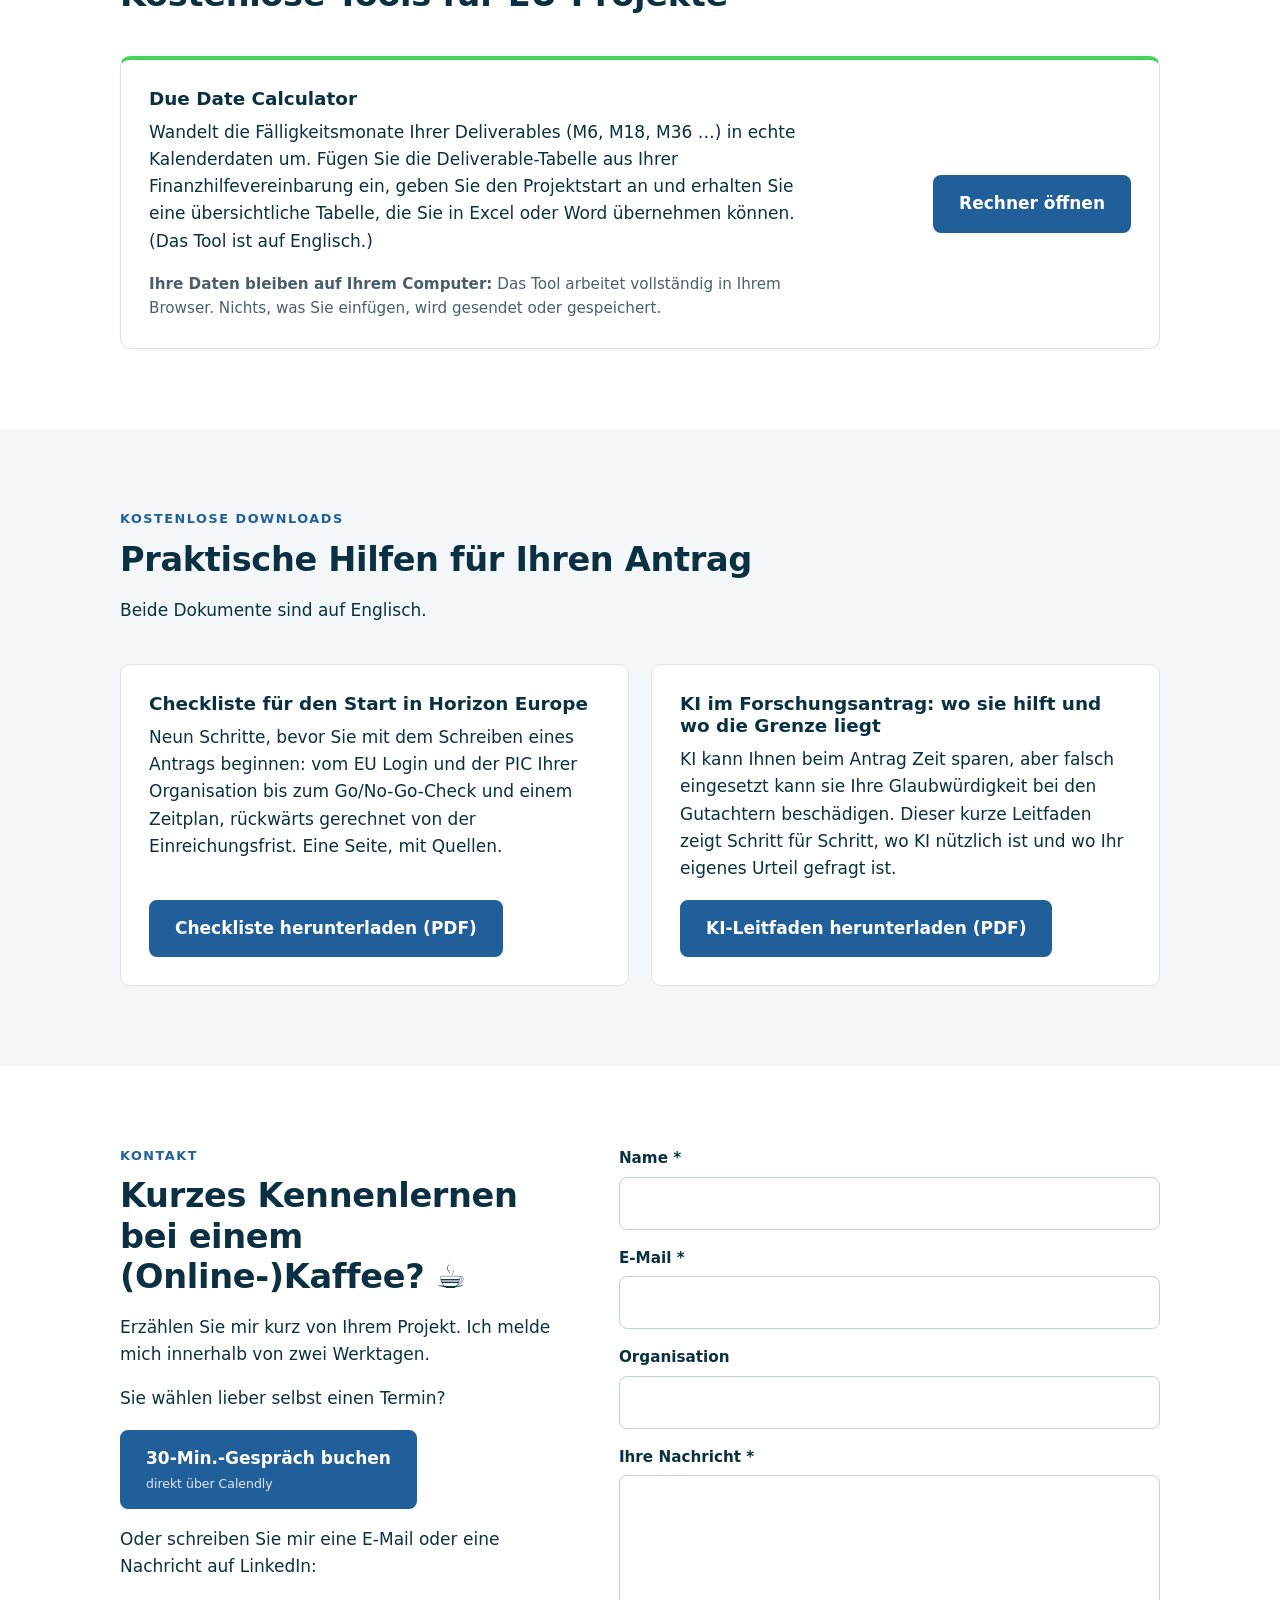
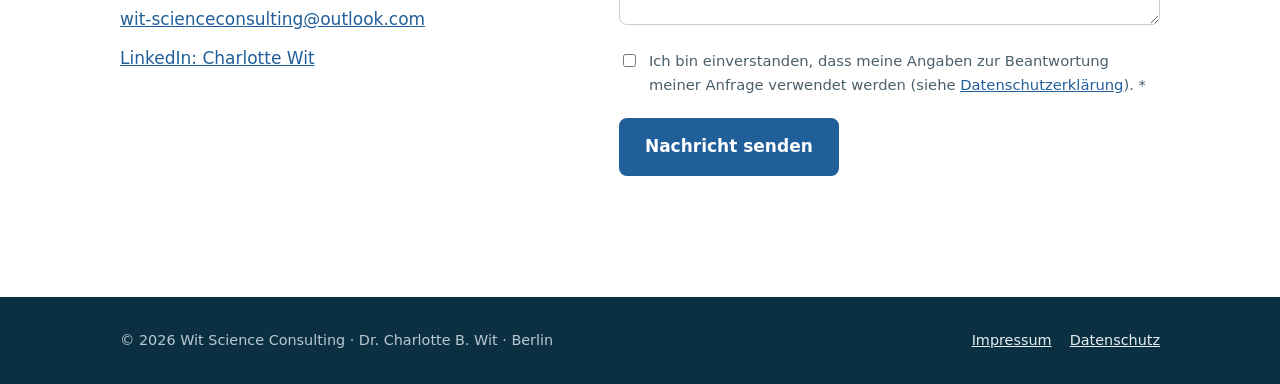
<file: de/index.html>
<!doctype html>
<html lang="de">
<head>
  <meta charset="utf-8">
  <meta name="viewport" content="width=device-width, initial-scale=1">
  <title>Wit Science Consulting · Freiberufliche EU-Projektmanagerin</title>
  <meta name="description" content="Dr. Charlotte B. Wit, freiberufliche EU-Projektmanagerin in Berlin. Ich unterstütze Forschungsteams, Forschungsinfrastrukturen und Start-ups bei der Umsetzung ihrer EU-geförderten Projekte, vom Antrag bis zum Abschlussbericht.">
  <link rel="icon" type="image/png" href="../assets/logo-icon.png">
  <link rel="alternate" hreflang="en" href="../index.html">
  <link rel="alternate" hreflang="de" href="index.html">
  <link rel="stylesheet" href="../assets/styles.css?v=9">
</head>
<body>

<header class="site-header">
  <div class="wrap">
    <a class="brand" href="#top" aria-label="Wit Science Consulting, Startseite">
      <img src="../assets/logo.png" alt="Wit Science Consulting" width="125" height="48">
    </a>
    <button class="menu-toggle" aria-expanded="false" aria-controls="nav">Menü</button>
    <nav class="nav" id="nav">
      <a href="#leistungen">Leistungen</a>
      <a href="proposal-review.html">Antrags-Review</a>
      <a href="#projekte">Projekte</a>
      <a href="#ueber-mich">Über mich</a>
      <a href="#tools">Tools</a>
      <a href="#downloads">Downloads</a>
      <a href="#kontakt">Kontakt</a>
      <div class="lang" aria-label="Sprache">
        <a href="../index.html" hreflang="en" lang="en">EN</a><span aria-current="true">DE</span>
      </div>
    </nav>
  </div>
</header>

<main id="top">

  <!-- 1. Hero -->
  <section class="hero">
    <div class="wrap">
      <div>
        <div class="badge">Verfügbar für neue Projekte ab Dezember 2026</div>
        <h1>Ihr EU-Projekt, sicher auf Kurs.</h1>
        <p class="tagline">Freiberufliche EU-Projektmanagerin · Vom Kick-off bis zum Abschlussbericht</p>
        <p class="lead">Ich unterstütze Forschungsteams, Forschungsinfrastrukturen und Start-ups bei der Umsetzung ihrer EU-geförderten Projekte, damit sich Ihre Wissenschaftlerinnen und Wissenschaftler auf die Wissenschaft konzentrieren können.</p>
        <div class="actions">
          <a class="btn" href="https://calendly.com/wit-scienceconsulting/30min" target="_blank" rel="noopener">30-Min.-Gespräch buchen<small>direkt über Calendly</small></a>
          <a class="btn ghost" href="#kontakt">Kontaktformular</a>
        </div>
      </div>
    </div>
  </section>

  <!-- 2. Zahlen -->
  <section class="numbers" aria-label="Erfahrung">
    <div class="wrap">
      <div class="grid">
        <div class="stat primary"><strong>4</strong><span>EU-Projekte gemanagt</span></div>
        <div class="stat"><strong>3</strong><span>Arbeitspakete geleitet</span></div>
        <div class="stat"><strong>8</strong><span>geförderte Projekte mitgestaltet</span></div>
        <div class="stat"><strong>7</strong><span>erfolgreiche Anträge mitverfasst</span></div>
        <div class="stat"><strong>100+ Mio. €</strong><span>kombiniertes Budget der Konsortien</span></div>
      </div>
    </div>
  </section>

  <!-- 3. Problem -->
  <section>
    <div class="wrap">
      <div class="section-head">
        <p class="eyebrow">Die Herausforderung</p>
        <h2>Gute Wissenschaft läuft nicht von allein.</h2>
        <p class="lead">Sobald die Finanzhilfevereinbarung unterschrieben ist, beginnt die eigentliche Arbeit: Partner in verschiedenen Ländern, Deliverables und Meilensteine, periodische Berichte, Budgetregeln und ein Project Officer, der all das pünktlich erwartet. Forschende und Gründer sind Expertinnen und Experten in ihrem Fach, nicht in der Verwaltung von EU-Projekten, und das müssen sie auch nicht sein.</p>
      </div>
      <p><b>Wenn sich niemand um diese Arbeit kümmert, merkt man es schnell:</b></p>
      <div class="cards three">
        <div class="card">
          <svg class="hex" viewBox="0 0 40 40" aria-hidden="true"><path d="M20 3 35 11.5v17L20 37 5 28.5v-17Z" fill="none" stroke="#215f9a" stroke-width="3"/><path d="M20 12v9l5 3" fill="none" stroke="#0b3041" stroke-width="2.5" stroke-linecap="round"/></svg>
          <h3>Verzögerungen</h3>
          <p>Deliverables verschieben sich, Meilensteine werden verpasst.</p>
        </div>
        <div class="card">
          <svg class="hex" viewBox="0 0 40 40" aria-hidden="true"><path d="M20 3 35 11.5v17L20 37 5 28.5v-17Z" fill="none" stroke="#215f9a" stroke-width="3"/><path d="M13 16h9M18 24h9" stroke="#0b3041" stroke-width="2.5" stroke-linecap="round"/></svg>
          <h3>Fehlende Abstimmung</h3>
          <p>Partner arbeiten in unterschiedliche Richtungen, Entscheidungen bleiben liegen.</p>
        </div>
        <div class="card">
          <svg class="hex" viewBox="0 0 40 40" aria-hidden="true"><path d="M20 3 35 11.5v17L20 37 5 28.5v-17Z" fill="none" stroke="#215f9a" stroke-width="3"/><path d="M20 12v10" stroke="#0b3041" stroke-width="2.5" stroke-linecap="round"/><circle cx="20" cy="27" r="1.8" fill="#0b3041"/></svg>
          <h3>Berichtsstress</h3>
          <p>Jede Berichtsperiode wird zum Wettlauf gegen die Zeit, und im schlimmsten Fall steht ein Teil der Förderung auf dem Spiel.</p>
        </div>
      </div>
      <p class="problem-close">Genau hier unterstütze ich Sie.</p>
    </div>
  </section>

  <!-- 4. Leistungen -->
  <section class="tint" id="leistungen">
    <div class="wrap">
      <div class="section-head">
        <p class="eyebrow">Meine Leistungen</p>
        <h2>Projektmanagement für EU-geförderte Projekte</h2>
      </div>
      <div class="cards two">
        <div class="card feature">
          <h3>Gut starten</h3>
          <p class="for">Für Projekte, die gerade beginnen.</p>
          <ul>
            <li>Kick-off-Meeting und Governance-Struktur</li>
            <li>Planung von Deliverables, Meilensteinen und Berichtsperioden</li>
            <li>Eine klare Berichtsstruktur, die die Partner auch wirklich nutzen</li>
          </ul>
        </div>
        <div class="card feature">
          <h3>Auf Kurs halten oder zurück auf Kurs bringen</h3>
          <p class="for">Für laufende Projekte.</p>
          <ul>
            <li>Statuscheck anhand Ihrer Finanzhilfevereinbarung, bei Bedarf mit Plan zur Kurskorrektur</li>
            <li>Laufende und periodische Berichterstattung im EU-Portal</li>
            <li>Meilenstein- und Budgetverfolgung sowie ein Risikoregister</li>
            <li>Koordination der Partner und Nachverfolgung</li>
            <li>Verantwortung für ein bestimmtes Arbeitspaket, z. B. Projektmanagement, Dissemination &amp; Kommunikation oder Verwertung</li>
          </ul>
        </div>
        <div class="card tool">
          <h3>Ein Reporting-Tool für Ihr Projekt</h3>
          <p>Ergänzend zum Projektmanagement richte ich ein Tool für Tracking und Berichterstattung ein, das auf Ihr Projekt zugeschnitten ist: Ihre Deliverables, Meilensteine und Partner, in Ihrem eigenen Design.</p>
          <p><a href="#tools">Testen Sie meinen kostenlosen Due Date Calculator &rarr;</a></p>
        </div>
        <div class="card secondary">
          <h3>Unterstützung bei Anträgen</h3>
          <p class="for">Für Teams, die einen EU-Förderantrag vorbereiten.</p>
          <ul>
            <li>Aufbau des Konsortiums und Partnersuche</li>
            <li>Arbeitsplan, Arbeitspakete, Meilensteine und Budgetplanung</li>
            <li>Zusammenstellen der Partnerinformationen (Part A)</li>
            <li>Review-Runden, Steuerung des Schreibteams und Einreichung über das Funding &amp; Tenders Portal</li>
          </ul>
        </div>
        <div class="card review-card wide">
          <div>
            <h3>Antrags-Review</h3>
            <p class="for">Für Teams kurz vor der Einreichung eines EU-Förderantrags.</p>
            <p>Ein unabhängiges Review vor der Einreichung: ein einzelner Abschnitt oder der vollständige Antrag, zum Festpreis, geliefert innerhalb von 5 Werktagen.</p>
          </div>
          <a class="btn" href="proposal-review.html">Pakete und Preise ansehen</a>
        </div>
      </div>
    </div>
  </section>

  <!-- 5. Arbeitsweise -->
  <section>
    <div class="wrap">
      <div class="section-head">
        <p class="eyebrow">Arbeitsweise</p>
        <h2>Klare Schritte, keine Überraschungen</h2>
      </div>
      <ol class="steps">
        <li><strong>Erstgespräch</strong><span>Wir besprechen, wo Ihr Projekt steht und was Sie brauchen.</span></li>
        <li><strong>Plan &amp; Zeitplan</strong><span>Ein klarer Plan mit Aufgaben, Verantwortlichen und Fristen.</span></li>
        <li><strong>Steuerung &amp; Review</strong><span>Regelmäßige Abstimmungen, damit Probleme früh sichtbar werden.</span></li>
        <li><strong>Berichte &amp; Ergebnisse</strong><span>Pünktlich und im Einklang mit der Finanzhilfevereinbarung.</span></li>
      </ol>
      <p class="terms"><b>Flexible Zusammenarbeit:</b> von 5 Tagen bis zu mehreren Monaten, in Teilzeit an der Seite Ihres Teams, remote oder hybrid von Berlin aus.</p>
      <p class="note">Struktur ohne Bürokratie: Als zertifizierte Scrum Master verbinde ich agile Teams mit der Meilenstein-Berichterstattung an die EU-Kommission. Ich arbeite mit Asana oder mit den Tools, die Ihr Team bereits nutzt.</p>
    </div>
  </section>

  <!-- 6. Projekte -->
  <section class="tint" id="projekte">
    <div class="wrap">
      <div class="section-head">
        <p class="eyebrow">Ausgewählte Projekte</p>
        <h2>Erfahrung in EU-geförderten Konsortien</h2>
      </div>

      <p class="subhead">Projekte, an denen ich mitgewirkt habe <span style="font-weight:400">· als Scientific Project Manager bei EU-OPENSCREEN ERIC, 2022–2025</span></p>
      <div class="cards two">
        <div class="card project">
          <span class="tag pm">Projektmanagement</span>
          <h3>UNLOOC: Unlocking Organ-on-Chip</h3>
          <p class="meta">Chips JU · 2024–2025 · 68 Mio. € Gesamtbudget</p>
          <p>Europäische Zusammenarbeit zur Entwicklung und Validierung von Organ-on-Chip-Systemen als Alternative zu Tierversuchen.</p>
          <p class="role"><b>Meine Rolle:</b> Mitautorin des Antrags (federführend), Arbeitspaketleiterin (Validierung), Projektmanagerin.</p>
          <p class="site"><a href="https://www.unlooc.eu" target="_blank" rel="noopener">unlooc.eu ↗</a></p>
        </div>
        <div class="card project">
          <span class="tag pm">Projektmanagement</span>
          <h3>ISIDORe</h3>
          <p class="meta">Horizon Europe · 2022–2025 · 21 Mio. €</p>
          <p>Europaweite Pandemievorsorge: Forschungsinfrastrukturen koordinieren Forschung zur Vorbeugung und Behandlung von Infektionskrankheiten.</p>
          <p class="role"><b>Meine Rolle:</b> Arbeitspaketleiterin, Projektmanagerin.</p>
          <p class="site"><a href="https://isidore-project.eu" target="_blank" rel="noopener">isidore-project.eu ↗</a></p>
        </div>
        <div class="card project">
          <span class="tag pm">Projektmanagement</span>
          <h3>CanSERV</h3>
          <p class="meta">Horizon Europe · 2022–2025 · 14,8 Mio. €</p>
          <p>Geförderter Zugang für Krebsforschende zu den Einrichtungen von 11 europäischen Forschungsinfrastrukturen.</p>
          <p class="role"><b>Meine Rolle:</b> Mitautorin des Antrags, Arbeitspaketleiterin, Projektmanagerin.</p>
          <p class="site"><a href="https://www.canserv.eu" target="_blank" rel="noopener">canserv.eu ↗</a></p>
        </div>
        <div class="card project">
          <span class="tag pm">Projektmanagement</span>
          <h3>EOSC4Cancer</h3>
          <p class="meta">Horizon Europe · 2022–2025 · 8 Mio. €</p>
          <p>Infrastruktur der European Open Science Cloud für FAIR-Daten in der Krebsforschung.</p>
          <p class="role"><b>Meine Rolle:</b> Mitautorin des Antrags, Projektmanagerin.</p>
          <p class="site"><a href="https://eosc4cancer.eu" target="_blank" rel="noopener">eosc4cancer.eu ↗</a></p>
        </div>
        <div class="card project">
          <span class="tag">Antrag</span>
          <h3>ISIDORe II</h3>
          <p class="meta">Horizon Europe · 2025 · 10,5 Mio. €</p>
          <p>Die aus der Pandemie entstandene ISIDORe-Initiative wird zu einer dauerhaften europäischen Kapazität für die Vorsorgeforschung.</p>
          <p class="role"><b>Meine Rolle:</b> Mitautorin des Antrags (federführend).</p>
          <p class="site"><a href="https://cordis.europa.eu/project/id/101293306" target="_blank" rel="noopener">Projekteintrag bei CORDIS ↗</a></p>
        </div>
        <div class="card project">
          <span class="tag">Antrag</span>
          <h3>AgroSERV</h3>
          <p class="meta">Horizon Europe · 2022 · 14,3 Mio. €</p>
          <p>Geförderter Zugang für Agrarforschende zu den Einrichtungen von 11 europäischen Forschungsinfrastrukturen.</p>
          <p class="role"><b>Meine Rolle:</b> Mitautorin des Antrags.</p>
          <p class="site"><a href="https://www.agroserv.eu" target="_blank" rel="noopener">agroserv.eu ↗</a></p>
        </div>
        <div class="card project">
          <span class="tag">Antrag</span>
          <h3>Euremap</h3>
          <p class="meta">Horizon Europe · 2023 · 12 Mio. €</p>
          <p>Marine Forschungsinfrastrukturen werden vernetzt, um bioaktive Substanzen aus Meeresorganismen schneller zu entdecken.</p>
          <p class="role"><b>Meine Rolle:</b> Mitautorin des Antrags.</p>
          <p class="site"><a href="https://cordis.europa.eu/project/id/101131663" target="_blank" rel="noopener">Projekteintrag bei CORDIS ↗</a></p>
        </div>
        <div class="card project">
          <span class="tag">Antrag</span>
          <h3>Fragment-Screen</h3>
          <p class="meta">Horizon Europe · 2022 · 4 Mio. €</p>
          <p>Neue Instrumente, Workflows und Methoden für die fragmentbasierte Wirkstoffforschung.</p>
          <p class="role"><b>Meine Rolle:</b> Mitautorin des Antrags.</p>
          <p class="site"><a href="https://fragmentscreen.org" target="_blank" rel="noopener">fragmentscreen.org ↗</a></p>
        </div>
      </div>
    </div>
  </section>

  <!-- 7. Über mich -->
  <section id="ueber-mich">
    <div class="wrap about">
      <figure class="logo-story" style="margin:0">
        <img src="../assets/logo-mark.svg" alt="Logo von Wit Science Consulting: ein Sechseck mit einem Blatt und vier verbundene Kreise von Grün nach Blau" width="340" height="250">
        <figcaption>
          <ul>
            <li><svg viewBox="0 0 30 30" aria-hidden="true"><path d="M15 3 26 9v12l-11 6-11-6V9Z" fill="none" stroke="#215f9a" stroke-width="2.5"/></svg><span><b>Das Sechseck</b> steht für Chemie</span></li>
            <li><svg viewBox="0 0 30 30" aria-hidden="true"><path d="M7 24C7 12 14 7 25 6c0 11-5 18-16 18Zm0 0 11-11" fill="none" stroke="#0b3041" stroke-width="2.2" stroke-linecap="round"/></svg><span><b>Das Blatt</b> steht für Biologie und grüne Energie</span></li>
            <li><svg viewBox="0 0 30 30" aria-hidden="true"><path d="M5 18 13 12 18 18 25 12" fill="none" stroke="#2e8685" stroke-width="2"/><circle cx="5" cy="18" r="3.2" fill="#fff" stroke="#47d45a" stroke-width="2"/><circle cx="13" cy="12" r="3.2" fill="#fff" stroke="#3aad6f" stroke-width="2"/><circle cx="18" cy="18" r="3.2" fill="#fff" stroke="#2e8685" stroke-width="2"/><circle cx="25" cy="12" r="3.2" fill="#fff" stroke="#215f9a" stroke-width="2"/></svg><span><b>Die Kreise</b> sind eine Zeitleiste: Schritt für Schritt zum Ziel</span></li>
          </ul>
        </figcaption>
      </figure>
      <div>
        <p class="eyebrow">Über mich</p>
        <h2>Dr. Charlotte B. Wit</h2>
        <p>Ich bin Wissenschaftlerin und Projektmanagerin. Nach meiner Promotion in Biologie an der Freien Universität Berlin (zur neuronalen Konnektivität und Gehirnentwicklung) war ich drei Jahre lang Scientific Project Manager bei EU-OPENSCREEN ERIC. Dort habe ich EU-geförderte Projekte mit großen internationalen Konsortien gemanagt, Arbeitspakete geleitet, technische und finanzielle Berichte erstellt und Ergebnisse vor Project Officers in Brüssel präsentiert.</p>
        <p>Heute arbeite ich als selbstständige Beraterin mit Wit Science Consulting und unterstütze Teams beim Management von EU-Projekten und bei Anträgen.</p>
        <p>Außerdem entwickle ich maßgeschneiderte digitale Tools, die die Projektarbeit einfacher machen.</p>
        <ul class="facts">
          <li><b>Sprachen</b> Niederländisch (Muttersprache), Englisch (C2), Deutsch (C1)</li>
          <li><b>Standort</b> Berlin. Ich arbeite remote oder hybrid.</li>
          <li><b>Zertifiziert</b> Scrum Master</li>
        </ul>
      </div>
    </div>
  </section>

  <!-- Tools -->
  <section id="tools">
    <div class="wrap">
      <div class="section-head">
        <p class="eyebrow">Tools</p>
        <h2>Kostenlose Tools für EU-Projekte</h2>
      </div>
      <div class="card tool-card">
        <div>
          <h3>Due Date Calculator</h3>
          <p>Wandelt die Fälligkeitsmonate Ihrer Deliverables (M6, M18, M36 …) in echte Kalenderdaten um. Fügen Sie die Deliverable-Tabelle aus Ihrer Finanzhilfevereinbarung ein, geben Sie den Projektstart an und erhalten Sie eine übersichtliche Tabelle, die Sie in Excel oder Word übernehmen können. (Das Tool ist auf Englisch.)</p>
          <p class="for"><b>Ihre Daten bleiben auf Ihrem Computer:</b> Das Tool arbeitet vollständig in Ihrem Browser. Nichts, was Sie einfügen, wird gesendet oder gespeichert.</p>
        </div>
        <a class="btn" href="../tools/due-date-calculator/">Rechner öffnen</a>
      </div>
    </div>
  </section>

  <!-- 8. Leitfaden (PDF ist auf Englisch) -->
  <section class="tint" id="downloads">
    <div class="wrap">
      <div class="section-head">
        <p class="eyebrow">Kostenlose Downloads</p>
        <h2>Praktische Hilfen für Ihren Antrag</h2>
        <p>Beide Dokumente sind auf Englisch.</p>
      </div>
      <div class="cards two">
        <div class="card download-card">
          <div>
            <h3>Checkliste für den Start in Horizon Europe</h3>
            <p>Neun Schritte, bevor Sie mit dem Schreiben eines Antrags beginnen: vom EU Login und der PIC Ihrer Organisation bis zum Go/No-Go-Check und einem Zeitplan, rückwärts gerechnet von der Einreichungsfrist. Eine Seite, mit Quellen.</p>
          </div>
          <a class="btn" href="../assets/horizon-europe-starting-checklist.pdf" download>Checkliste herunterladen (PDF)</a>
        </div>
        <div class="card download-card">
          <div>
            <h3>KI im Forschungsantrag: wo sie hilft und wo die Grenze liegt</h3>
            <p>KI kann Ihnen beim Antrag Zeit sparen, aber falsch eingesetzt kann sie Ihre Glaubwürdigkeit bei den Gutachtern beschädigen. Dieser kurze Leitfaden zeigt Schritt für Schritt, wo KI nützlich ist und wo Ihr eigenes Urteil gefragt ist.</p>
          </div>
          <a class="btn" href="../assets/ai-in-proposals-guide.pdf" download>KI-Leitfaden herunterladen (PDF)</a>
        </div>
      </div>
    </div>
  </section>

  <!-- 9. Kontakt -->
  <section id="kontakt">
    <div class="wrap contact">
      <div>
        <p class="eyebrow">Kontakt</p>
        <h2>Kurzes Kennenlernen bei einem (Online-)Kaffee? ☕</h2>
        <p>Erzählen Sie mir kurz von Ihrem Projekt. Ich melde mich innerhalb von zwei Werktagen.</p>
        <p>Sie wählen lieber selbst einen Termin?</p>
        <p><a class="btn" href="https://calendly.com/wit-scienceconsulting/30min" target="_blank" rel="noopener">30-Min.-Gespräch buchen<small>direkt über Calendly</small></a></p>
        <p>Oder schreiben Sie mir eine E-Mail oder eine Nachricht auf LinkedIn:</p>
        <ul class="direct">
          <li><a href="mailto:wit-scienceconsulting@outlook.com">wit-scienceconsulting@outlook.com</a></li>
          <li><a href="https://www.linkedin.com/in/charlotte-wit-23a95161" target="_blank" rel="noopener">LinkedIn: Charlotte Wit</a></li>
        </ul>
      </div>
      <form id="contact-form">
        <div><label for="name">Name *</label><input type="text" id="name" name="name" required autocomplete="name"></div>
        <div><label for="email">E-Mail *</label><input type="email" id="email" name="email" required autocomplete="email"></div>
        <div><label for="organisation">Organisation</label><input type="text" id="organisation" name="organisation" autocomplete="organization"></div>
        <div><label for="message">Ihre Nachricht *</label><textarea id="message" name="message" required></textarea></div>
        <input type="checkbox" name="botcheck" class="hp" tabindex="-1" autocomplete="off" aria-hidden="true">
        <label class="check"><input type="checkbox" name="consent" required> <span>Ich bin einverstanden, dass meine Angaben zur Beantwortung meiner Anfrage verwendet werden (siehe <a href="../datenschutz.html">Datenschutzerklärung</a>). *</span></label>
        <div><button class="btn" type="submit">Nachricht senden</button></div>
        <p class="form-status" role="status" aria-live="polite"></p>
      </form>
    </div>
  </section>

</main>

<footer class="site-footer">
  <div class="wrap">
    <span>© 2026 Wit Science Consulting · Dr. Charlotte B. Wit · Berlin</span>
    <span><a href="../impressum.html">Impressum</a><a href="../datenschutz.html">Datenschutz</a></span>
  </div>
</footer>

<script src="../assets/main.js?v=4"></script>
</body>
</html>
</file>
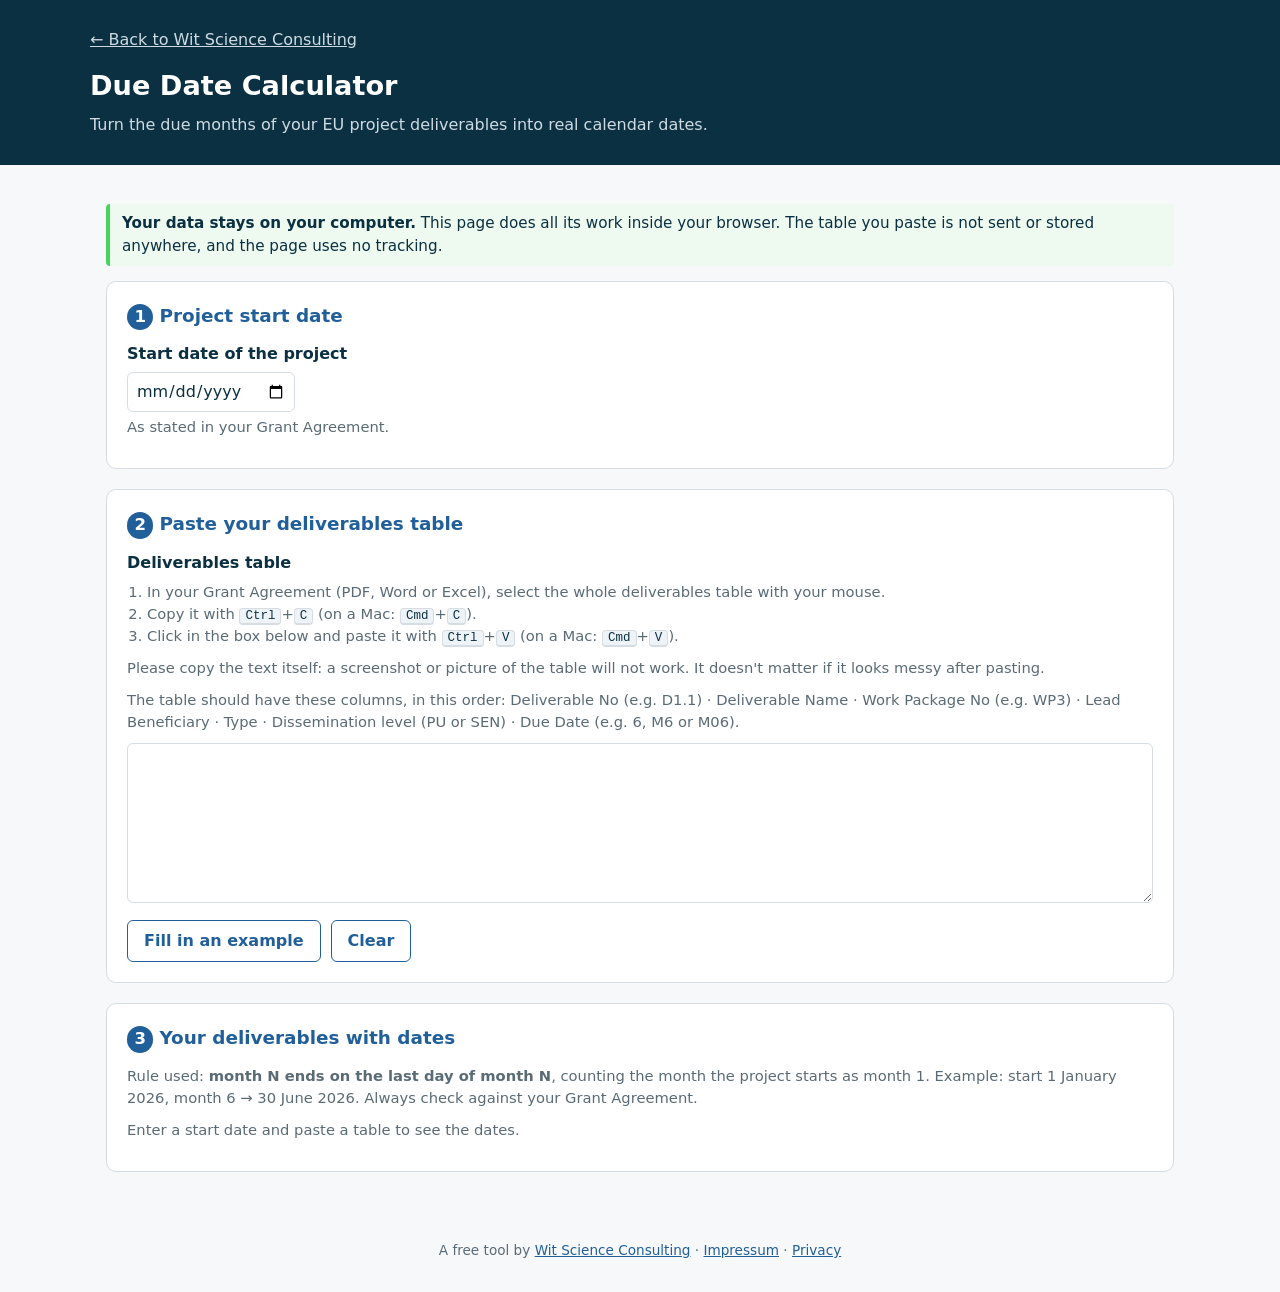
<file: tools/due-date-calculator/index.html>
<!doctype html>
<html lang="en">
<head>
<meta charset="utf-8">
<meta name="viewport" content="width=device-width, initial-scale=1">
<title>Due Date Calculator · Wit Science Consulting</title>
<link rel="icon" type="image/png" href="../../assets/logo-icon.png">
<style>
  :root {
    --blue: #215f9a;
    --green: #47d45a;
    --navy: #0b3041;
    --bg: #f6f8fa;
    --card: #ffffff;
    --text: #0b3041;
    --muted: #5a6b76;
    --border: #d5dde3;
    --warn-bg: #fff6e0;
    --warn-border: #e0b44c;
    --bad: #a3361f;
  }
  * { box-sizing: border-box; }
  body {
    margin: 0;
    background: var(--bg);
    color: var(--text);
    font-family: system-ui, -apple-system, "Segoe UI", Roboto, Arial, sans-serif;
    line-height: 1.5;
  }
  header { background: var(--navy); color: #fff; padding: 28px 16px; }
  header .inner, main { max-width: 1100px; margin: 0 auto; }
  header h1 { margin: 0 0 6px; font-size: 1.7rem; }
  header p { margin: 0; color: #cfdbe3; }
  main { padding: 24px 16px 48px; }
  .card {
    background: var(--card);
    border: 1px solid var(--border);
    border-radius: 10px;
    padding: 20px;
    margin-bottom: 20px;
  }
  h2 { font-size: 1.15rem; margin: 0 0 12px; color: var(--blue); }
  .step { display: inline-block; width: 1.6em; height: 1.6em; border-radius: 50%; background: var(--blue); color: #fff; text-align: center; font-size: 0.9em; line-height: 1.6em; margin-right: 6px; }
  label { font-weight: 600; display: block; margin-bottom: 6px; }
  .hint { color: var(--muted); font-size: 0.92rem; margin: 4px 0 10px; }
  input[type=date] {
    font: inherit; padding: 6px 8px; border: 1px solid var(--border); border-radius: 6px; background: #fff; color: var(--text);
  }
  textarea {
    width: 100%; min-height: 160px; font: 0.9rem ui-monospace, Consolas, monospace;
    padding: 10px; border: 1px solid var(--border); border-radius: 6px; resize: vertical;
  }
  button {
    font: inherit; font-weight: 600; cursor: pointer; border-radius: 6px; padding: 8px 16px;
    border: 1px solid var(--blue); background: var(--blue); color: #fff;
  }
  button.secondary { background: #fff; color: var(--blue); }
  button:focus-visible, input:focus-visible, textarea:focus-visible { outline: 3px solid var(--green); outline-offset: 1px; }
  .row { display: flex; flex-wrap: wrap; gap: 10px; align-items: center; }
  .privacy { border-left: 4px solid var(--green); padding: 8px 12px; background: #eefaf0; border-radius: 4px; font-size: 0.95rem; }
  .warn { border-left: 4px solid var(--warn-border); background: var(--warn-bg); padding: 8px 12px; border-radius: 4px; margin: 10px 0; }
  .warn ul { margin: 6px 0 0; padding-left: 20px; }
  .warn code { white-space: pre-wrap; word-break: break-word; }
  .table-wrap { overflow-x: auto; }
  table { border-collapse: collapse; width: 100%; font-size: 0.92rem; }
  th, td { text-align: left; padding: 8px 10px; border-bottom: 1px solid var(--border); vertical-align: top; }
  th { background: #eef3f8; color: var(--navy); }
  td.date { white-space: nowrap; font-weight: 600; }
  td.nowrap { white-space: nowrap; }
  .unclear { color: var(--bad); font-weight: 600; }
  .check { color: var(--bad); font-size: 0.85rem; }
  .tag { font-size: 0.72rem; font-weight: 600; color: var(--muted); text-transform: uppercase; letter-spacing: 0.03em; display: block; }
  .hidden { display: none; }
  kbd { font: 0.85em ui-monospace, Consolas, monospace; background: #eef3f8; border: 1px solid var(--border); border-bottom-width: 2px; border-radius: 4px; padding: 0 5px; color: var(--navy); }
  footer { color: var(--muted); font-size: 0.85rem; text-align: center; padding: 0 16px 32px; }
  footer a { color: var(--blue); }
  @media (max-width: 760px) {
    table thead { display: none; }
    table, tbody, tr, td { display: block; width: 100%; }
    tr { border-bottom: 1px solid var(--border); padding: 8px 0; }
    td { border: 0; padding: 2px 0; }
    td::before { content: attr(data-label); display: block; font-size: 0.72rem; font-weight: 600; color: var(--muted); text-transform: uppercase; letter-spacing: 0.03em; }
  }
</style>
</head>
<body>
<header>
  <div class="inner">
    <p style="margin:0 0 14px"><a href="../../index.html#tools" style="color:#cfdbe3">&larr; Back to Wit Science Consulting</a></p>
    <h1>Due Date Calculator</h1>
    <p>Turn the due months of your EU project deliverables into real calendar dates.</p>
  </div>
</header>

<main>
  <p class="privacy"><strong>Your data stays on your computer.</strong> This page does all its work inside your browser. The table you paste is not sent or stored anywhere, and the page uses no tracking.</p>

  <section class="card">
    <h2><span class="step">1</span>Project start date</h2>
    <label for="start">Start date of the project</label>
    <input type="date" id="start">
    <p class="hint">As stated in your Grant Agreement.</p>
  </section>

  <section class="card">
    <h2><span class="step">2</span>Paste your deliverables table</h2>
    <label for="paste">Deliverables table</label>
    <ol class="hint" style="padding-left:20px">
      <li>In your Grant Agreement (PDF, Word or Excel), select the whole deliverables table with your mouse.</li>
      <li>Copy it with <kbd>Ctrl</kbd>+<kbd>C</kbd> (on a Mac: <kbd>Cmd</kbd>+<kbd>C</kbd>).</li>
      <li>Click in the box below and paste it with <kbd>Ctrl</kbd>+<kbd>V</kbd> (on a Mac: <kbd>Cmd</kbd>+<kbd>V</kbd>).</li>
    </ol>
    <p class="hint">Please copy the text itself: a screenshot or picture of the table will not work. It doesn't matter if it looks messy after pasting.</p>
    <p class="hint">The table should have these columns, in this order:
      Deliverable No (e.g. D1.1) &middot; Deliverable Name &middot; Work Package No (e.g. WP3) &middot; Lead Beneficiary &middot; Type &middot; Dissemination level (PU or SEN) &middot; Due Date (e.g. 6, M6 or M06).</p>
    <textarea id="paste" spellcheck="false" wrap="off"></textarea>
    <div class="row" style="margin-top:10px">
      <button type="button" class="secondary" id="example">Fill in an example</button>
      <button type="button" class="secondary" id="clear">Clear</button>
    </div>
  </section>

  <section class="card">
    <h2><span class="step">3</span>Your deliverables with dates</h2>
    <p class="hint">Rule used: <strong>month N ends on the last day of month N</strong>, counting the month the project starts as month 1. Example: start 1 January 2026, month 6 &rarr; 30 June 2026. Always check against your Grant Agreement.</p>
    <div id="messages"></div>
    <div id="result-area" class="hidden">
      <div class="row" style="margin-bottom:10px">
        <label style="font-weight:400"><input type="checkbox" id="sort"> Sort by due date</label>
        <button type="button" class="secondary" id="copy">Copy table</button>
        <span id="copy-status" class="hint" aria-live="polite"></span>
      </div>
      <div class="table-wrap">
        <table>
          <thead>
            <tr>
              <th>Deliverable No</th>
              <th>Deliverable Name</th>
              <th>Work Package No</th>
              <th>Lead Beneficiary</th>
              <th>Type</th>
              <th>Dissemination level</th>
              <th>Due month<span class="tag">as pasted</span></th>
              <th>Due date<span class="tag">calculated</span></th>
            </tr>
          </thead>
          <tbody id="result"></tbody>
        </table>
      </div>
    </div>
    <p id="empty" class="hint">Enter a start date and paste a table to see the dates.</p>
  </section>
</main>

<footer>
  A free tool by <a href="../../index.html">Wit Science Consulting</a> &middot; <a href="../../impressum.html">Impressum</a> &middot; <a href="../../datenschutz.html">Privacy</a>
</footer>

<script>
(function () {
  "use strict";

  var startEl = document.getElementById("start");
  var pasteEl = document.getElementById("paste");
  var sortEl = document.getElementById("sort");
  var messagesEl = document.getElementById("messages");
  var resultArea = document.getElementById("result-area");
  var resultBody = document.getElementById("result");
  var emptyEl = document.getElementById("empty");
  var copyStatus = document.getElementById("copy-status");

  var shownRows = [];

  var MONTH_NAMES = ["January", "February", "March", "April", "May", "June", "July",
    "August", "September", "October", "November", "December"];

  // ---------- Recognising the fixed columns ----------
  //
  // The pasted text is flattened into one line (tabs, line breaks and cell
  // borders all become single spaces), because pasting from a PDF scatters
  // the cells. Each deliverable is then found by its fixed column order:
  //
  //   Deliverable No   D + number, e.g. D1.1
  //   Deliverable Name free text, up to the Work Package No
  //   Work Package No  WP + number, e.g. WP3
  //   Lead Beneficiary + Type   free text up to the Dissemination level
  //   Dissemination    PU or SEN (optionally followed by "- Public" / "- Sensitive")
  //   Due Date         a number, M + number, or M0 + number
  //
  // Text that doesn't fit this pattern is never guessed at: it is listed
  // under "Not recognised" so the user can see what was skipped.

  var ROW = new RegExp(
    "(D\\s?\\d+(?:\\.\\d+)*)" +                       // 1 Deliverable No
    // Name and lead/type may not run across a PU/SEN, so a row with a
    // missing column is reported as not recognised instead of being glued
    // to the next row.
    "\\s+((?:(?!\\s(?:PU|SEN)\\b).)+?)" +              // 2 Deliverable Name
    "\\s+(WP\\s?\\d+)" +                              // 3 Work Package No
    "\\s+((?:(?!\\s(?:PU|SEN)\\b|\\sD\\s?\\d+\\.\\d+\\s).)+?)" + // 4 Lead Beneficiary + Type
    "\\s+(PU|SEN)\\b" +                               // 5 Dissemination level
    "((?:\\s*[-\u2013\u2014:]?\\s*(?:Public|Sensitive)\\b)?)" + // 6 its label, if any
    "\\s*(?:[-\u2013\u2014]\\s*)?" +
    "(M\\s?\\d{1,3}|\\d{1,3})\\b",                    // 7 Due Date
    "g");

  // Words that start the Type column (official codes and plain words).
  var TYPE_START = /^(R|DEM|DEC|DATA|DMP|ETHICS|OTHER|Document|Report|Website|Websites|Video|Videos|Workshop|Other)\b/i;

  // The header row, possibly repeated on every PDF page.
  var HEADER = /Deliverable\s+No\.?\s+Deliverable\s+Name\s+Work\s+Package\s+No\.?\s+Lead\s+Beneficiary\s+Type\s+Dissemination\s+[Ll]evel\s+Due\s+Date(?:\s*\((?:in\s+)?months?\))?/gi;

  function flatten(text) {
    return String(text || "").replace(/\s+/g, " ").trim();
  }

  // Split "1 - WSC R — Document, report" into lead "1 - WSC" and type "R — Document, report".
  function splitLeadAndType(s) {
    var tokens = s.split(" ");
    for (var i = 1; i < tokens.length; i++) {
      if (TYPE_START.test(tokens[i]) && !/^[-\u2013\u2014]$/.test(tokens[i - 1])) {
        return { lead: tokens.slice(0, i).join(" "), type: tokens.slice(i).join(" "), typeFound: true };
      }
    }
    return { lead: s, type: "", typeFound: false };
  }

  function codeKey(s) { return s.replace(/\s+/g, ""); }

  function parseDeliverables(text) {
    var flat = flatten(text).replace(HEADER, " ");
    flat = flatten(flat);
    var found = [], skipped = [], last = 0, m;
    ROW.lastIndex = 0;
    while ((m = ROW.exec(flat)) !== null) {
      var between = flat.slice(last, m.index).trim();
      if (between) skipped.push(between);
      last = ROW.lastIndex;

      var checks = [];
      var name = m[2].trim();
      if (/\bD\s?\d+\.\d+\b/.test(name) && /\b(WP\s?\d+|PU|SEN)\b/.test(name)) {
        checks.push("Name contains another deliverable's details: two rows may have run together.");
      }
      var lt = splitLeadAndType(m[4].trim());
      if (/\bD\s?\d+\.\d+\b/.test(m[4])) {
        checks.push("Lead beneficiary / type contains another deliverable number: two rows may have run together.");
      } else if (!lt.typeFound) {
        checks.push("Type not recognised: lead beneficiary and type are shown together.");
      } else if (lt.lead.split(" ").length > 4) {
        checks.push("Lead beneficiary looks unusually long: the name may contain a work package number.");
      }

      found.push({
        order: found.length,
        code: codeKey(m[1]),
        name: name,
        wp: codeKey(m[3]),
        lead: lt.lead,
        type: lt.type,
        diss: (m[5] + m[6]).trim(),
        due: m[7].replace(/\s+/g, ""),
        checks: checks
      });
    }
    var rest = flat.slice(last).trim();
    if (rest) skipped.push(rest);

    // Same deliverable number twice?
    var seen = {};
    found.forEach(function (r) {
      if (seen[r.code]) r.checks.push("This deliverable number appears more than once.");
      seen[r.code] = true;
    });
    return { rows: found, skipped: skipped };
  }

  // ---------- Due month and date rules ----------

  // Accepts "6", "06", "M6", "M06". Anything else is unclear.
  function readMonth(s) {
    var m = /^M?0*(\d{1,3})$/i.exec(String(s).trim());
    if (!m) return null;
    var n = parseInt(m[1], 10);
    return n >= 1 ? n : null;
  }

  // Last day of month N, where month 1 = the month the project starts.
  function dueDate(start, n) {
    return new Date(start.getFullYear(), start.getMonth() + n, 0);
  }

  function formatDate(d) {
    return d.getDate() + " " + MONTH_NAMES[d.getMonth()] + " " + d.getFullYear();
  }

  function isoDate(d) {
    return d.getFullYear() + "-" + String(d.getMonth() + 1).padStart(2, "0") + "-" + String(d.getDate()).padStart(2, "0");
  }

  // ---------- Showing the result ----------

  function addWarning(title, items) {
    var box = document.createElement("div");
    box.className = "warn";
    var p = document.createElement("div");
    p.textContent = title;
    box.appendChild(p);
    if (items && items.length) {
      var ul = document.createElement("ul");
      items.forEach(function (t) {
        var li = document.createElement("li");
        var c = document.createElement("code");
        c.textContent = t.length > 300 ? t.slice(0, 300) + " …" : t;
        li.appendChild(c);
        ul.appendChild(li);
      });
      box.appendChild(ul);
    }
    messagesEl.appendChild(box);
  }

  function cell(tr, text, label, cls) {
    var td = document.createElement("td");
    td.textContent = text;
    td.setAttribute("data-label", label);
    if (cls) td.className = cls;
    tr.appendChild(td);
    return td;
  }

  function render() {
    messagesEl.textContent = "";
    resultBody.textContent = "";
    shownRows = [];

    var text = pasteEl.value;
    var start = startEl.value ? new Date(startEl.value + "T00:00:00") : null;

    if (!text.trim()) {
      resultArea.classList.add("hidden");
      emptyEl.classList.remove("hidden");
      emptyEl.textContent = start ? "Paste your deliverables table to see the dates." : "Enter a start date and paste a table to see the dates.";
      return;
    }

    var parsed = parseDeliverables(text);
    var rows = parsed.rows;

    if (!rows.length) {
      resultArea.classList.add("hidden");
      emptyEl.classList.remove("hidden");
      emptyEl.textContent = "No deliverables recognised. Each row needs, in this order: a Deliverable No (D1.1), a name, a Work Package No (WP1), the lead beneficiary and type, PU or SEN, and a due month.";
      return;
    }

    if (!start) {
      addWarning("Enter the project start date to calculate the due dates.");
    } else if (start.getDate() !== 1) {
      addWarning("Your start date is not the 1st of a month. The dates below count " +
        MONTH_NAMES[start.getMonth()] + " " + start.getFullYear() +
        " as month 1 and use the last day of each month. Please check this against your Grant Agreement.");
    }

    var checked = rows.filter(function (r) { return r.checks.length; }).length;
    var summary = rows.length + (rows.length === 1 ? " deliverable" : " deliverables") + " recognised.";
    if (checked) summary += " " + checked + (checked === 1 ? " row needs" : " rows need") + " checking (marked in red).";
    var p = document.createElement("p");
    p.className = "hint";
    p.textContent = summary;
    messagesEl.appendChild(p);

    var incomplete = parsed.skipped.filter(function (s) { return /\bD\s?\d+\.\d+\b/.test(s); });
    var other = parsed.skipped.filter(function (s) { return !/\bD\s?\d+\.\d+\b/.test(s); });
    if (incomplete.length) {
      addWarning("This text contains a deliverable number but could not be read completely (a column may be missing or empty). It is NOT in the table below:", incomplete);
    }
    if (other.length) {
      addWarning("This pasted text was not recognised as a deliverable and was left out (for example page numbers). Please check nothing is missing:", other);
    }

    rows.forEach(function (r) {
      var n = readMonth(r.due);
      r.date = (start && n !== null) ? dueDate(start, n) : null;
    });

    var shown = rows.slice();
    if (sortEl.checked) {
      shown.sort(function (a, b) {
        if (!a.date && !b.date) return a.order - b.order;
        if (!a.date) return 1;
        if (!b.date) return -1;
        return (a.date - b.date) || (a.order - b.order);
      });
    }

    shown.forEach(function (r) {
      var tr = document.createElement("tr");
      cell(tr, r.code, "Deliverable No", "nowrap");
      var nameTd = cell(tr, r.name, "Deliverable Name");
      r.checks.forEach(function (c) {
        var d = document.createElement("div");
        d.className = "check";
        d.textContent = "Check: " + c;
        nameTd.appendChild(d);
      });
      cell(tr, r.wp, "Work Package No", "nowrap");
      cell(tr, r.lead, "Lead Beneficiary");
      cell(tr, r.type, "Type");
      cell(tr, r.diss, "Dissemination level");
      cell(tr, r.due, "Due month (as pasted)", "nowrap");
      var td = document.createElement("td");
      td.setAttribute("data-label", "Due date (calculated)");
      if (r.date) {
        td.className = "date";
        var t = document.createElement("time");
        t.dateTime = isoDate(r.date);
        t.textContent = formatDate(r.date);
        td.appendChild(t);
      } else if (start) {
        td.className = "unclear";
        td.textContent = "Unclear: not calculated";
      } else {
        td.textContent = "–";
      }
      tr.appendChild(td);
      resultBody.appendChild(tr);
    });
    shownRows = shown;

    emptyEl.classList.add("hidden");
    resultArea.classList.remove("hidden");
  }

  // ---------- Events ----------

  // When the clipboard holds a real table (Word, Excel, some PDF viewers),
  // keep cell borders apart as tabs and rows as line breaks.
  // DOMParser does not run scripts; only plain text is read.
  pasteEl.addEventListener("paste", function (e) {
    var cd = e.clipboardData;
    var html = cd ? cd.getData("text/html") : "";
    if (!html) return;
    var doc = new DOMParser().parseFromString(html, "text/html");
    var table = doc.querySelector("table");
    if (!table) return;
    e.preventDefault();
    table.querySelectorAll("script, style").forEach(function (el) { el.remove(); });
    table.querySelectorAll("br, p, div, li").forEach(function (el) { el.after(doc.createTextNode(" ")); });
    var lines = [];
    table.querySelectorAll("tr").forEach(function (tr) {
      var cells = [];
      tr.querySelectorAll("th, td").forEach(function (td) { cells.push(flatten(td.textContent)); });
      lines.push(cells.join("\t"));
    });
    pasteEl.value = lines.join("\n");
    render();
  });

  pasteEl.addEventListener("input", render);
  startEl.addEventListener("input", render);
  sortEl.addEventListener("change", render);

  document.getElementById("example").addEventListener("click", function () {
    startEl.value = "2026-01-01";
    // A made-up table, pasted the way a PDF often scatters it: one cell per line.
    pasteEl.value = [
      "Deliverable No", "Deliverable Name", "Work Package No", "Lead Beneficiary", "Type",
      "Dissemination level", "Due Date (in months)",
      "D1.1", "Project handbook", "(example)", "WP1", "1 - EXA", "R — Document, report", "PU - Public", "M3",
      "D2.1", "Stakeholder", "workshop report (example)", "WP2", "3 - UNIX", "R — Document, report", "SEN - Sensitive", "M06",
      "D5.1", "Project website (example)", "WP5", "1 - EXA", "DEC —Websites, patent", "filings, videos, etc.", "PU - Public", "4",
      "D5.2", "Project video (example)", "WP5", "2 - ORG2", "DEC —Websites, patent filings, videos, etc.", "PU - Public", "18",
      "D3.1", "Final report (example)", "WP3", "4 - LAB", "R — Document, report", "PU - Public", "M36"
    ].join("\n");
    render();
  });

  document.getElementById("clear").addEventListener("click", function () {
    pasteEl.value = "";
    render();
  });

  document.getElementById("copy").addEventListener("click", function () {
    var lines = [["Deliverable No", "Deliverable Name", "Work Package No", "Lead Beneficiary", "Type",
      "Dissemination level", "Due month (as pasted)", "Due date (calculated)"].join("\t")];
    shownRows.forEach(function (r) {
      lines.push([r.code, r.name, r.wp, r.lead, r.type, r.diss, r.due, r.date ? isoDate(r.date) : "unclear"].join("\t"));
    });
    function done(ok) {
      copyStatus.textContent = ok ? "Copied. Paste it into Excel or Word." : "Copying failed. Select the table and copy it by hand.";
    }
    if (navigator.clipboard && navigator.clipboard.writeText) {
      navigator.clipboard.writeText(lines.join("\n")).then(function () { done(true); }, function () { done(false); });
    } else {
      done(false);
    }
  });
})();
</script>
</body>
</html>
</file>
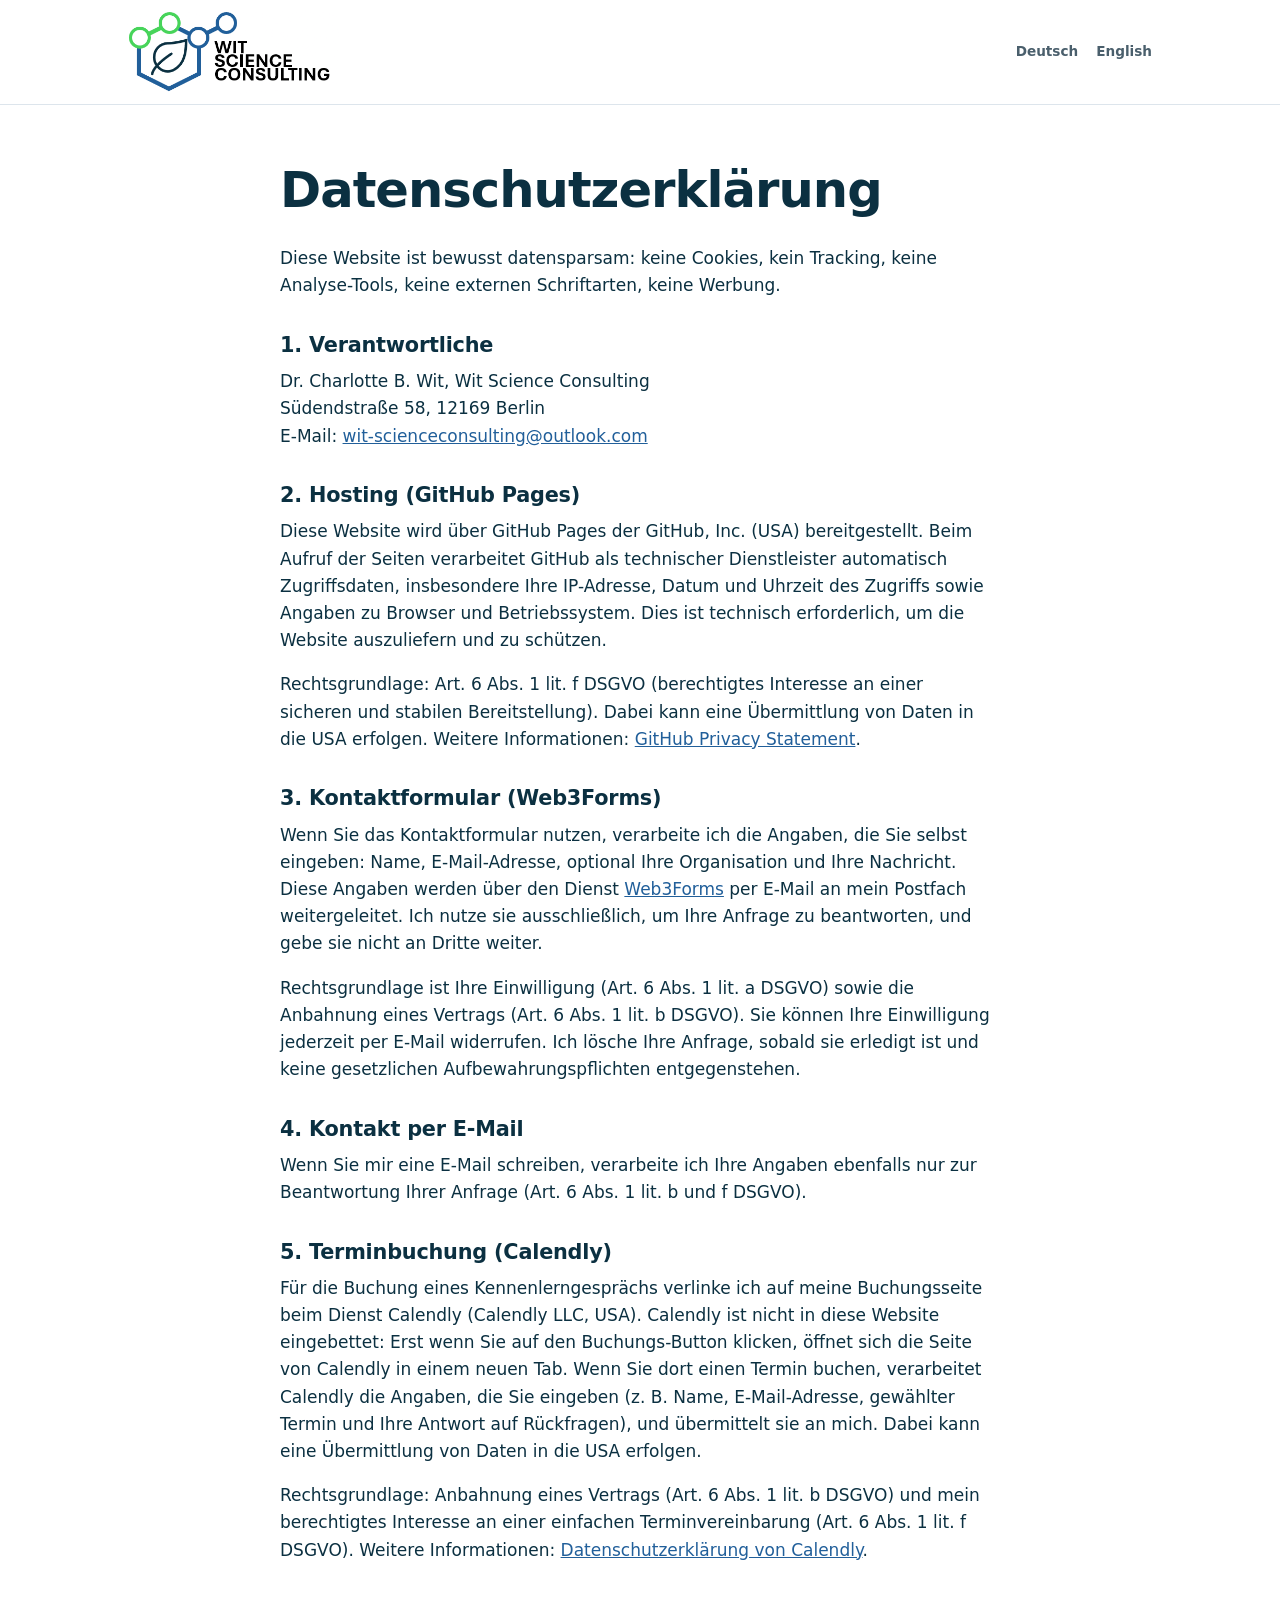
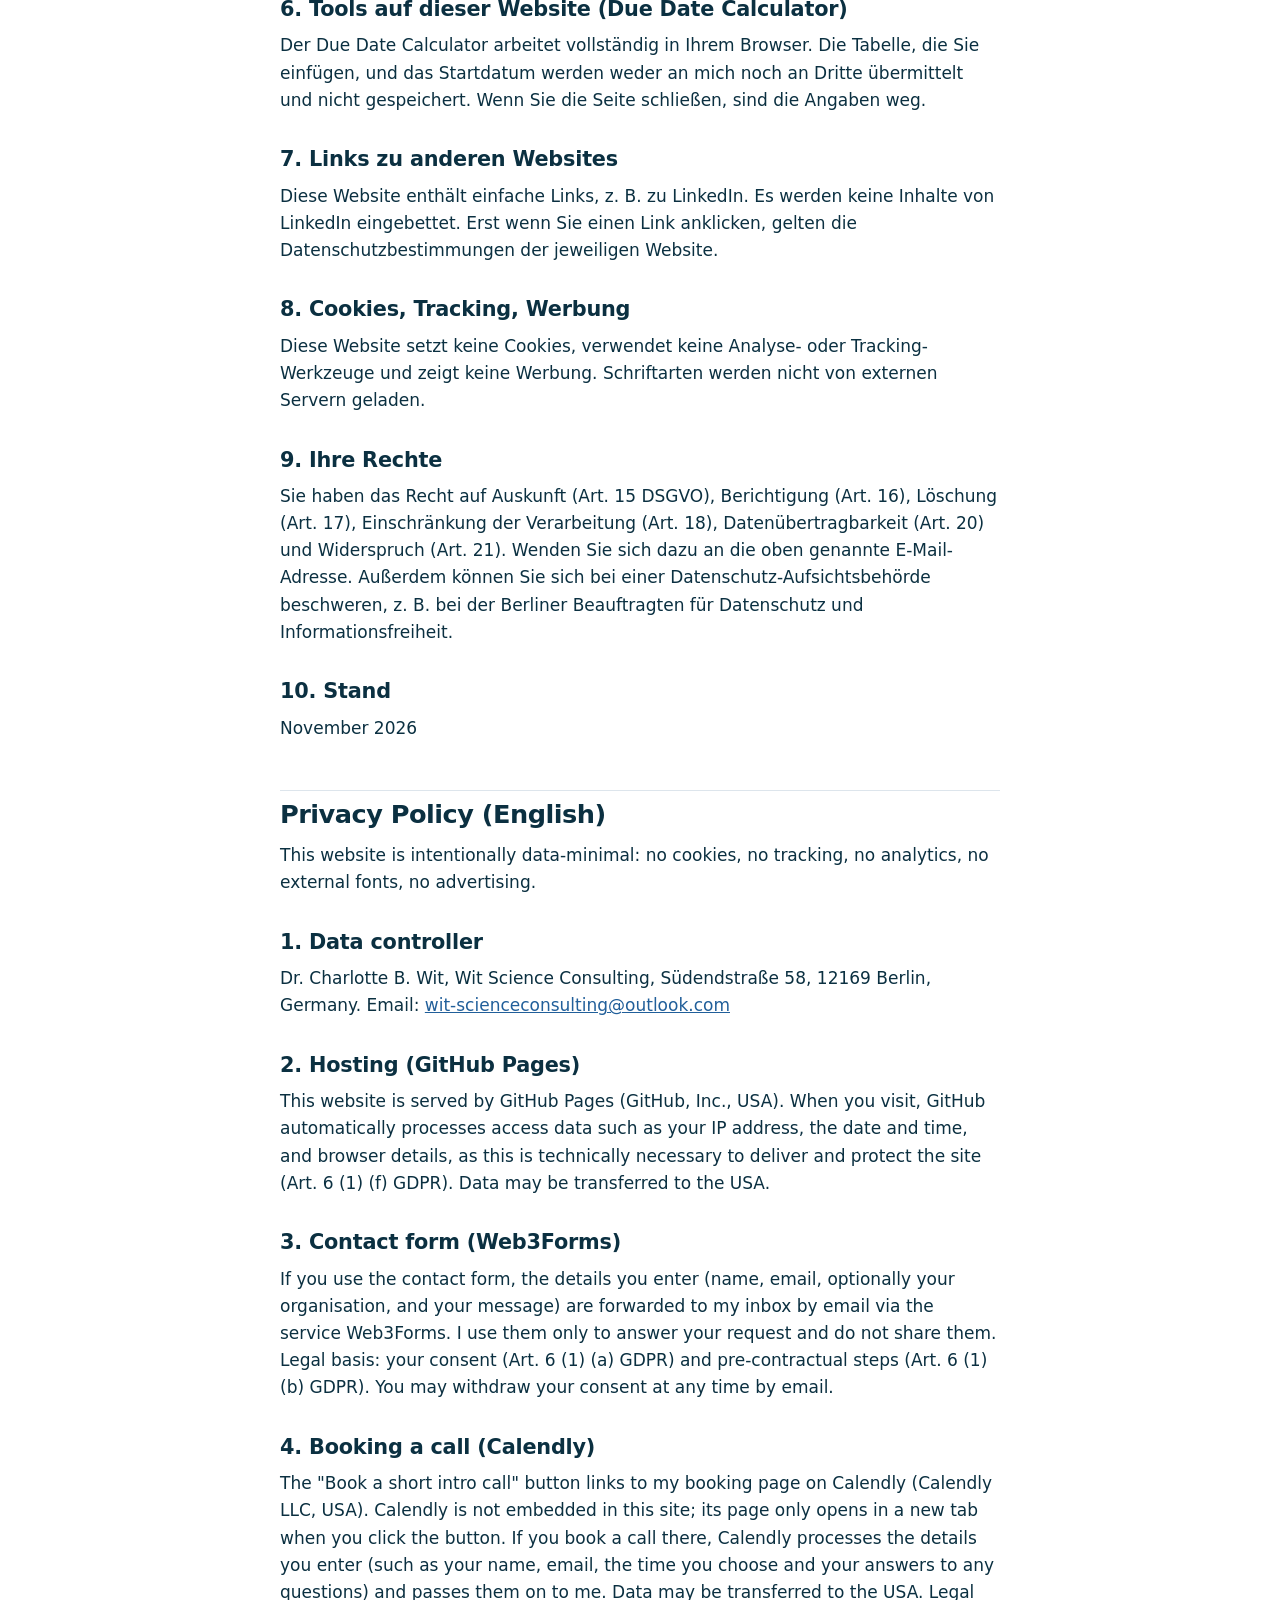
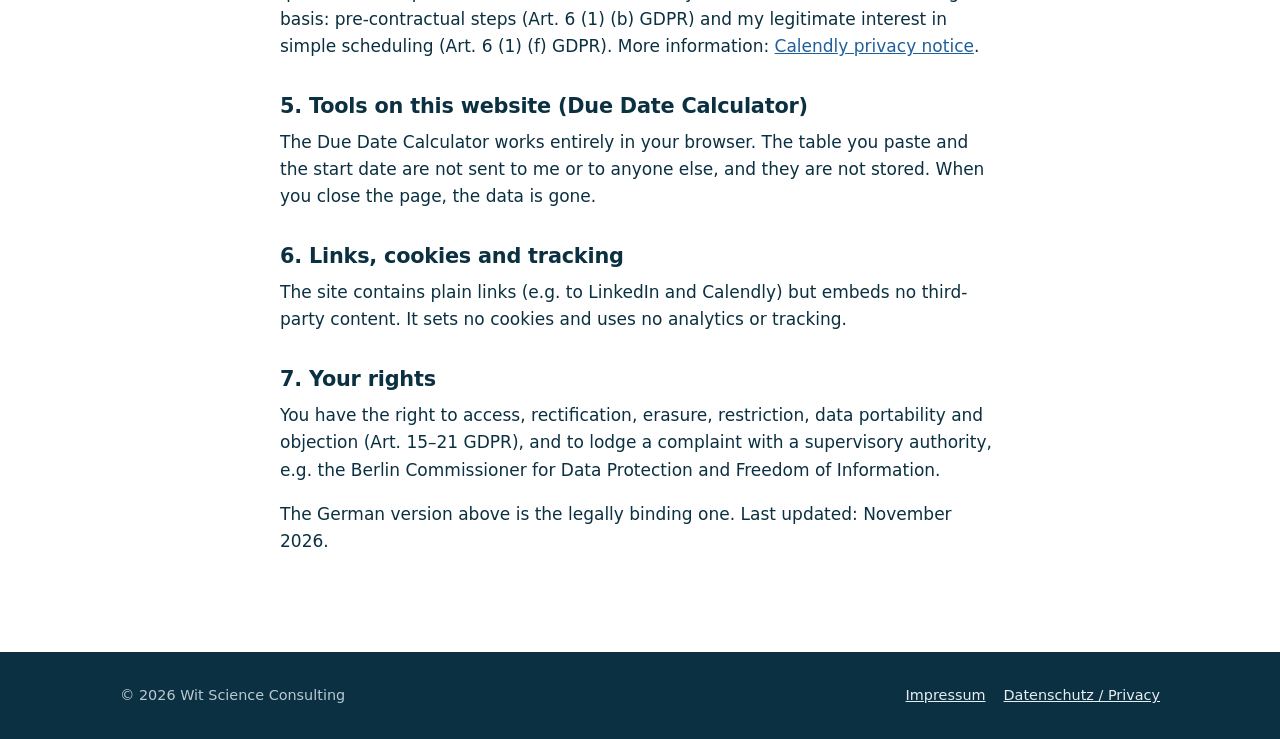
<file: datenschutz.html>
<!doctype html>
<html lang="de">
<head>
  <meta charset="utf-8">
  <meta name="viewport" content="width=device-width, initial-scale=1">
  <title>Datenschutz · Wit Science Consulting</title>
  <meta name="robots" content="noindex">
  <link rel="icon" type="image/png" href="assets/logo-icon.png">
  <link rel="stylesheet" href="assets/styles.css?v=9">
</head>
<body>
<header class="site-header">
  <div class="wrap">
    <a class="brand" href="index.html"><img src="assets/logo.png" alt="Wit Science Consulting" width="125" height="48"></a>
    <div class="lang"><a href="#de">Deutsch</a><a href="#en">English</a></div>
  </div>
</header>

<main class="wrap legal">

  <section id="de" style="padding:0">
    <h1>Datenschutzerklärung</h1>
    <p>Diese Website ist bewusst datensparsam: keine Cookies, kein Tracking, keine Analyse-Tools, keine externen Schriftarten, keine Werbung.</p>

    <h2>1. Verantwortliche</h2>
    <p>Dr. Charlotte B. Wit, Wit Science Consulting<br>
      Südendstraße 58, 12169 Berlin<br>
      E-Mail: <a href="mailto:wit-scienceconsulting@outlook.com">wit-scienceconsulting@outlook.com</a></p>

    <h2>2. Hosting (GitHub Pages)</h2>
    <p>Diese Website wird über GitHub Pages der GitHub, Inc. (USA) bereitgestellt. Beim Aufruf der Seiten verarbeitet GitHub als technischer Dienstleister automatisch Zugriffsdaten, insbesondere Ihre IP-Adresse, Datum und Uhrzeit des Zugriffs sowie Angaben zu Browser und Betriebssystem. Dies ist technisch erforderlich, um die Website auszuliefern und zu schützen.</p>
    <p>Rechtsgrundlage: Art. 6 Abs. 1 lit. f DSGVO (berechtigtes Interesse an einer sicheren und stabilen Bereitstellung). Dabei kann eine Übermittlung von Daten in die USA erfolgen. Weitere Informationen: <a href="https://docs.github.com/en/site-policy/privacy-policies/github-general-privacy-statement" target="_blank" rel="noopener">GitHub Privacy Statement</a>.</p>

    <h2>3. Kontaktformular (Web3Forms)</h2>
    <p>Wenn Sie das Kontaktformular nutzen, verarbeite ich die Angaben, die Sie selbst eingeben: Name, E-Mail-Adresse, optional Ihre Organisation und Ihre Nachricht. Diese Angaben werden über den Dienst <a href="https://web3forms.com" target="_blank" rel="noopener">Web3Forms</a> per E-Mail an mein Postfach weitergeleitet. Ich nutze sie ausschließlich, um Ihre Anfrage zu beantworten, und gebe sie nicht an Dritte weiter.</p>
    <p>Rechtsgrundlage ist Ihre Einwilligung (Art. 6 Abs. 1 lit. a DSGVO) sowie die Anbahnung eines Vertrags (Art. 6 Abs. 1 lit. b DSGVO). Sie können Ihre Einwilligung jederzeit per E-Mail widerrufen. Ich lösche Ihre Anfrage, sobald sie erledigt ist und keine gesetzlichen Aufbewahrungspflichten entgegenstehen.</p>

    <h2>4. Kontakt per E-Mail</h2>
    <p>Wenn Sie mir eine E-Mail schreiben, verarbeite ich Ihre Angaben ebenfalls nur zur Beantwortung Ihrer Anfrage (Art. 6 Abs. 1 lit. b und f DSGVO).</p>

    <h2>5. Terminbuchung (Calendly)</h2>
    <p>Für die Buchung eines Kennenlerngesprächs verlinke ich auf meine Buchungsseite beim Dienst Calendly (Calendly LLC, USA). Calendly ist nicht in diese Website eingebettet: Erst wenn Sie auf den Buchungs-Button klicken, öffnet sich die Seite von Calendly in einem neuen Tab. Wenn Sie dort einen Termin buchen, verarbeitet Calendly die Angaben, die Sie eingeben (z. B. Name, E-Mail-Adresse, gewählter Termin und Ihre Antwort auf Rückfragen), und übermittelt sie an mich. Dabei kann eine Übermittlung von Daten in die USA erfolgen.</p>
    <p>Rechtsgrundlage: Anbahnung eines Vertrags (Art. 6 Abs. 1 lit. b DSGVO) und mein berechtigtes Interesse an einer einfachen Terminvereinbarung (Art. 6 Abs. 1 lit. f DSGVO). Weitere Informationen: <a href="https://calendly.com/privacy" target="_blank" rel="noopener">Datenschutzerklärung von Calendly</a>.</p>

    <h2>6. Tools auf dieser Website (Due Date Calculator)</h2>
    <p>Der Due Date Calculator arbeitet vollständig in Ihrem Browser. Die Tabelle, die Sie einfügen, und das Startdatum werden weder an mich noch an Dritte übermittelt und nicht gespeichert. Wenn Sie die Seite schließen, sind die Angaben weg.</p>

    <h2>7. Links zu anderen Websites</h2>
    <p>Diese Website enthält einfache Links, z. B. zu LinkedIn. Es werden keine Inhalte von LinkedIn eingebettet. Erst wenn Sie einen Link anklicken, gelten die Datenschutzbestimmungen der jeweiligen Website.</p>

    <h2>8. Cookies, Tracking, Werbung</h2>
    <p>Diese Website setzt keine Cookies, verwendet keine Analyse- oder Tracking-Werkzeuge und zeigt keine Werbung. Schriftarten werden nicht von externen Servern geladen.</p>

    <h2>9. Ihre Rechte</h2>
    <p>Sie haben das Recht auf Auskunft (Art. 15 DSGVO), Berichtigung (Art. 16), Löschung (Art. 17), Einschränkung der Verarbeitung (Art. 18), Datenübertragbarkeit (Art. 20) und Widerspruch (Art. 21). Wenden Sie sich dazu an die oben genannte E-Mail-Adresse. Außerdem können Sie sich bei einer Datenschutz-Aufsichtsbehörde beschweren, z. B. bei der Berliner Beauftragten für Datenschutz und Informationsfreiheit.</p>

    <h2>10. Stand</h2>
    <p>November 2026</p>
  </section>

  <hr style="border:0;border-top:1px solid var(--line);margin:48px 0 8px">

  <section id="en" lang="en" style="padding:0">
    <h1 style="font-size:1.6rem">Privacy Policy (English)</h1>
    <p>This website is intentionally data-minimal: no cookies, no tracking, no analytics, no external fonts, no advertising.</p>
    <h2>1. Data controller</h2>
    <p>Dr. Charlotte B. Wit, Wit Science Consulting, Südendstraße 58, 12169 Berlin, Germany. Email: <a href="mailto:wit-scienceconsulting@outlook.com">wit-scienceconsulting@outlook.com</a></p>
    <h2>2. Hosting (GitHub Pages)</h2>
    <p>This website is served by GitHub Pages (GitHub, Inc., USA). When you visit, GitHub automatically processes access data such as your IP address, the date and time, and browser details, as this is technically necessary to deliver and protect the site (Art. 6 (1) (f) GDPR). Data may be transferred to the USA.</p>
    <h2>3. Contact form (Web3Forms)</h2>
    <p>If you use the contact form, the details you enter (name, email, optionally your organisation, and your message) are forwarded to my inbox by email via the service Web3Forms. I use them only to answer your request and do not share them. Legal basis: your consent (Art. 6 (1) (a) GDPR) and pre-contractual steps (Art. 6 (1) (b) GDPR). You may withdraw your consent at any time by email.</p>
    <h2>4. Booking a call (Calendly)</h2>
    <p>The "Book a short intro call" button links to my booking page on Calendly (Calendly LLC, USA). Calendly is not embedded in this site; its page only opens in a new tab when you click the button. If you book a call there, Calendly processes the details you enter (such as your name, email, the time you choose and your answers to any questions) and passes them on to me. Data may be transferred to the USA. Legal basis: pre-contractual steps (Art. 6 (1) (b) GDPR) and my legitimate interest in simple scheduling (Art. 6 (1) (f) GDPR). More information: <a href="https://calendly.com/privacy" target="_blank" rel="noopener">Calendly privacy notice</a>.</p>
    <h2>5. Tools on this website (Due Date Calculator)</h2>
    <p>The Due Date Calculator works entirely in your browser. The table you paste and the start date are not sent to me or to anyone else, and they are not stored. When you close the page, the data is gone.</p>
    <h2>6. Links, cookies and tracking</h2>
    <p>The site contains plain links (e.g. to LinkedIn and Calendly) but embeds no third-party content. It sets no cookies and uses no analytics or tracking.</p>
    <h2>7. Your rights</h2>
    <p>You have the right to access, rectification, erasure, restriction, data portability and objection (Art. 15–21 GDPR), and to lodge a complaint with a supervisory authority, e.g. the Berlin Commissioner for Data Protection and Freedom of Information.</p>
    <p>The German version above is the legally binding one. Last updated: November 2026.</p>
  </section>
</main>

<footer class="site-footer">
  <div class="wrap">
    <span>© 2026 Wit Science Consulting</span>
    <span><a href="impressum.html">Impressum</a><a href="datenschutz.html">Datenschutz / Privacy</a></span>
  </div>
</footer>
</body>
</html>
</file>
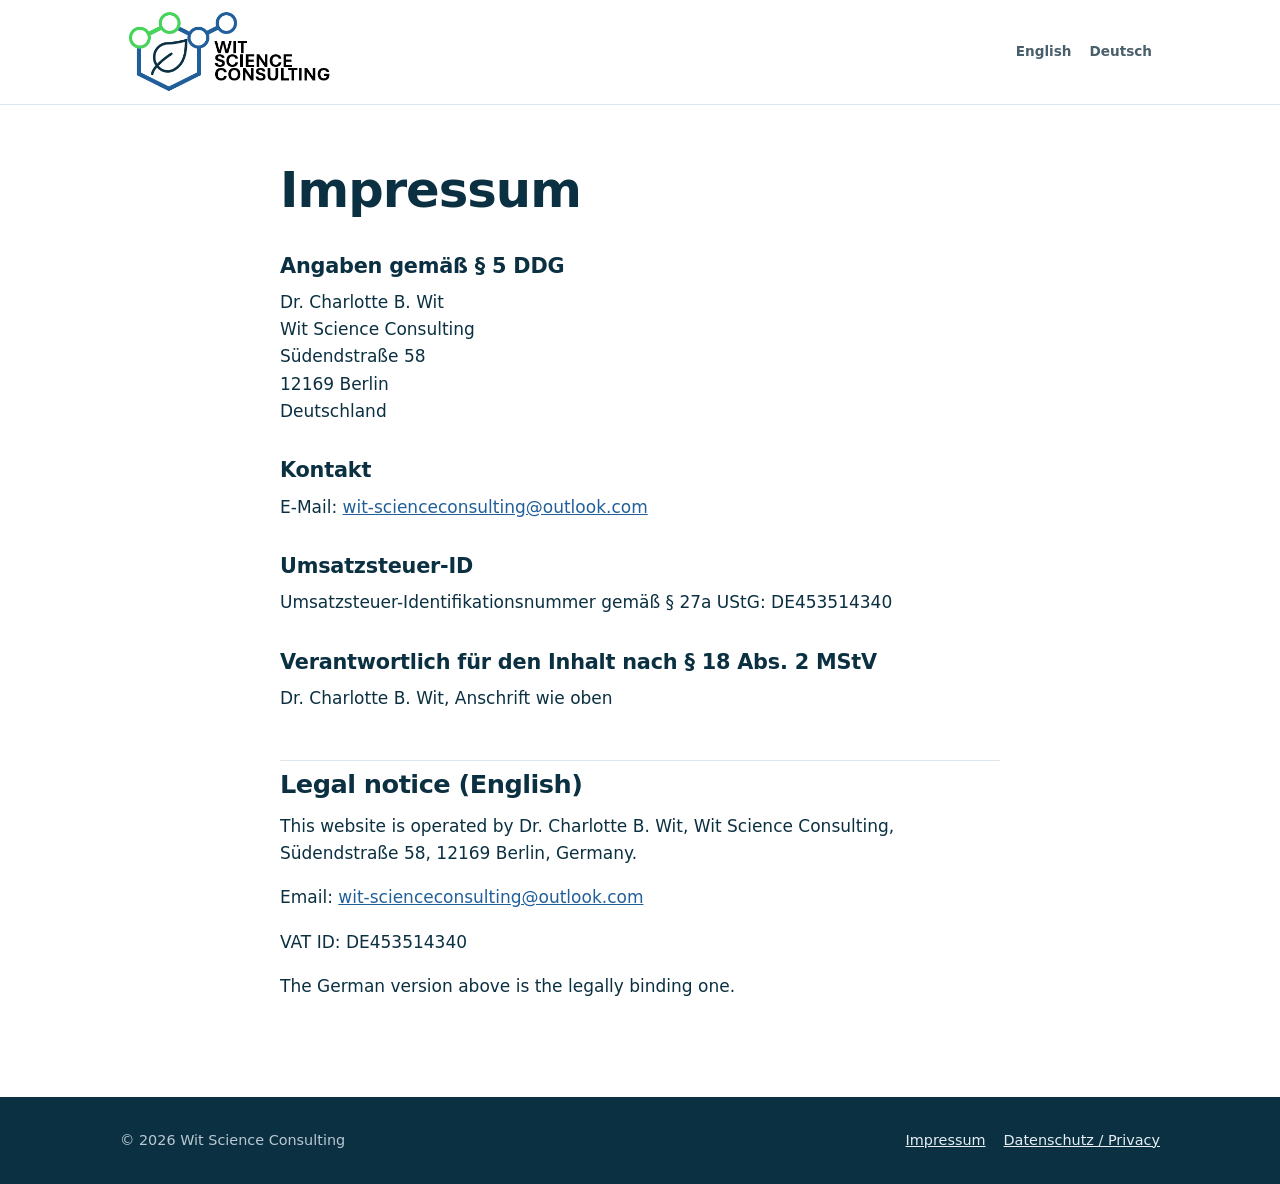
<file: impressum.html>
<!doctype html>
<html lang="de">
<head>
  <meta charset="utf-8">
  <meta name="viewport" content="width=device-width, initial-scale=1">
  <title>Impressum · Wit Science Consulting</title>
  <meta name="robots" content="noindex">
  <link rel="icon" type="image/png" href="assets/logo-icon.png">
  <link rel="stylesheet" href="assets/styles.css?v=9">
</head>
<body>
<header class="site-header">
  <div class="wrap">
    <a class="brand" href="index.html"><img src="assets/logo.png" alt="Wit Science Consulting" width="125" height="48"></a>
    <div class="lang"><a href="index.html">English</a><a href="de/index.html">Deutsch</a></div>
  </div>
</header>

<main class="wrap legal">
  <h1>Impressum</h1>

  <h2>Angaben gemäß § 5 DDG</h2>
  <p>
    Dr. Charlotte B. Wit<br>
    Wit Science Consulting<br>
    Südendstraße 58<br>
    12169 Berlin<br>
    Deutschland
  </p>

  <h2>Kontakt</h2>
  <p>E-Mail: <a href="mailto:wit-scienceconsulting@outlook.com">wit-scienceconsulting@outlook.com</a></p>

  <h2>Umsatzsteuer-ID</h2>
  <p>Umsatzsteuer-Identifikationsnummer gemäß § 27a UStG: DE453514340</p>

  <h2>Verantwortlich für den Inhalt nach § 18 Abs. 2 MStV</h2>
  <p>Dr. Charlotte B. Wit, Anschrift wie oben</p>

  <hr style="border:0;border-top:1px solid var(--line);margin:48px 0 8px">

  <h1 lang="en" style="font-size:1.6rem">Legal notice (English)</h1>
  <div lang="en">
    <p>This website is operated by Dr. Charlotte B. Wit, Wit Science Consulting, Südendstraße 58, 12169 Berlin, Germany.</p>
    <p>Email: <a href="mailto:wit-scienceconsulting@outlook.com">wit-scienceconsulting@outlook.com</a></p>
    <p>VAT ID: DE453514340</p>
    <p>The German version above is the legally binding one.</p>
  </div>
</main>

<footer class="site-footer">
  <div class="wrap">
    <span>© 2026 Wit Science Consulting</span>
    <span><a href="impressum.html">Impressum</a><a href="datenschutz.html">Datenschutz / Privacy</a></span>
  </div>
</footer>
</body>
</html>
</file>
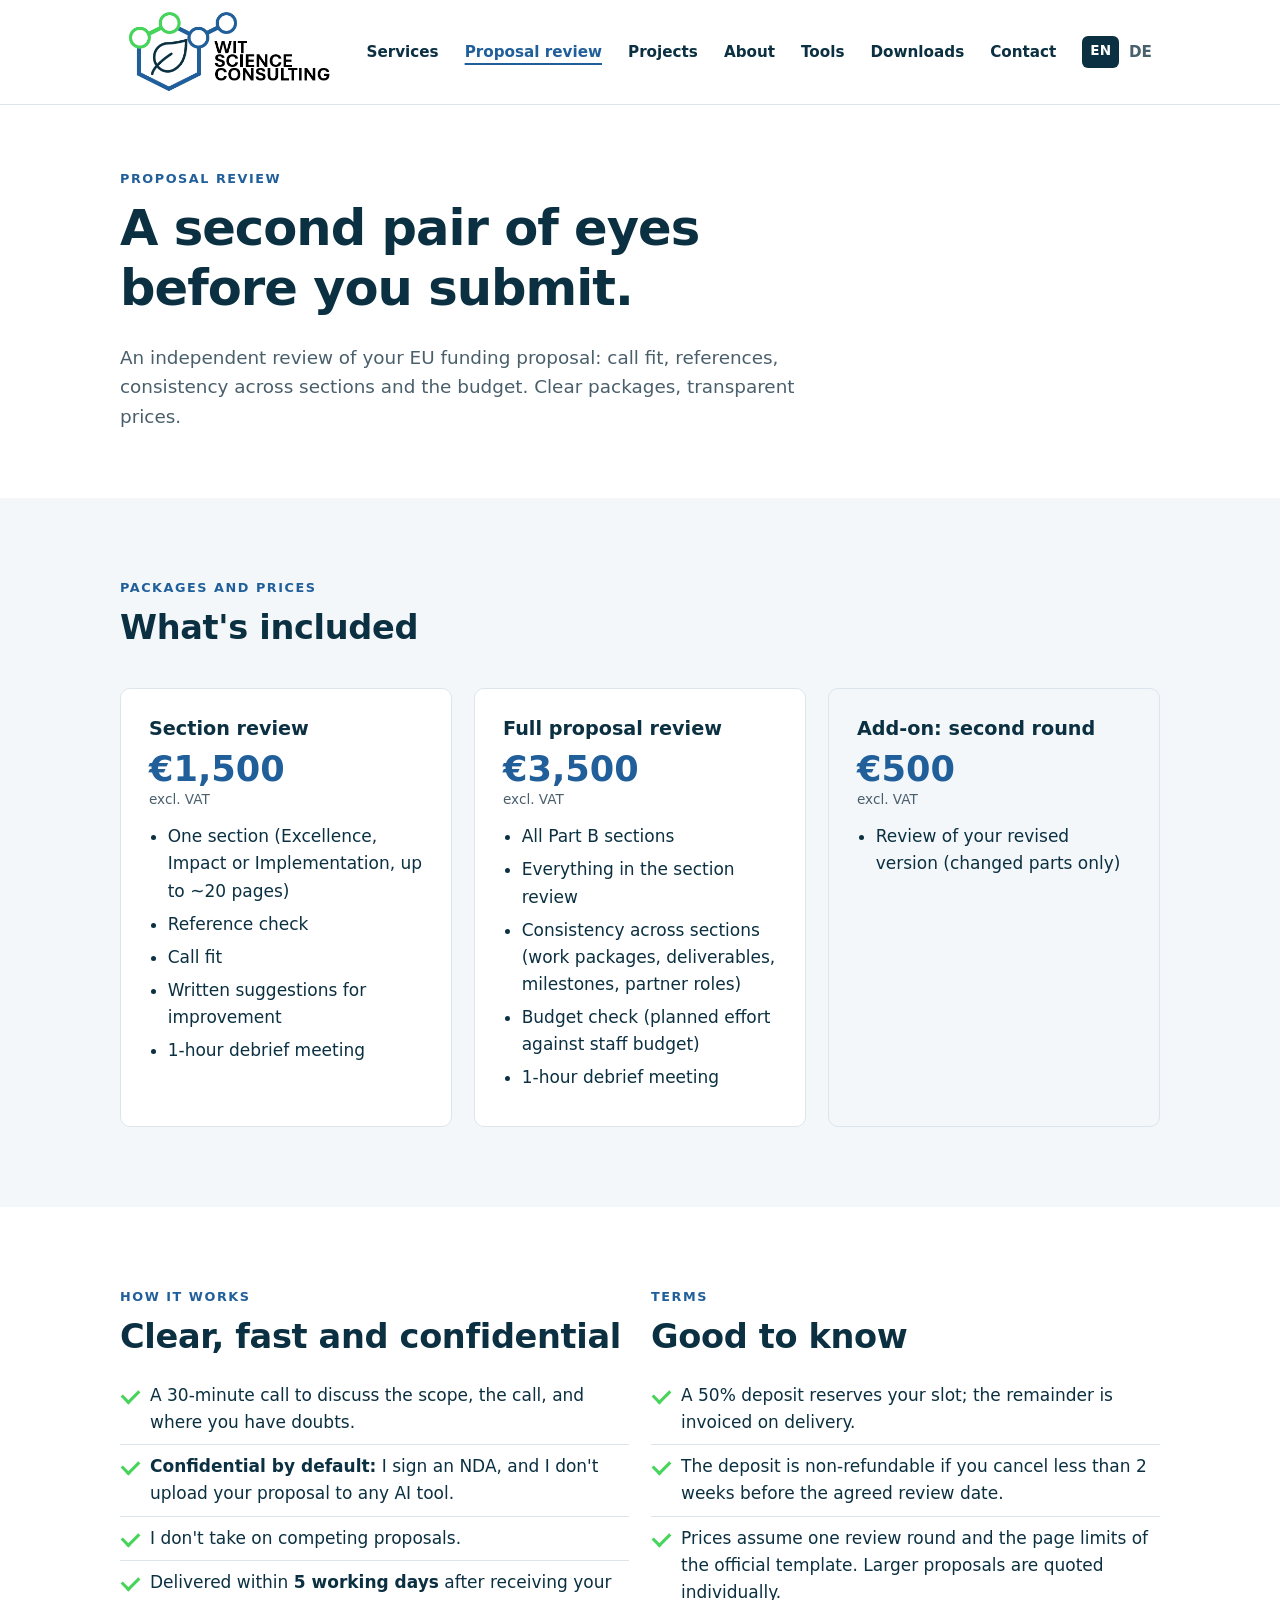
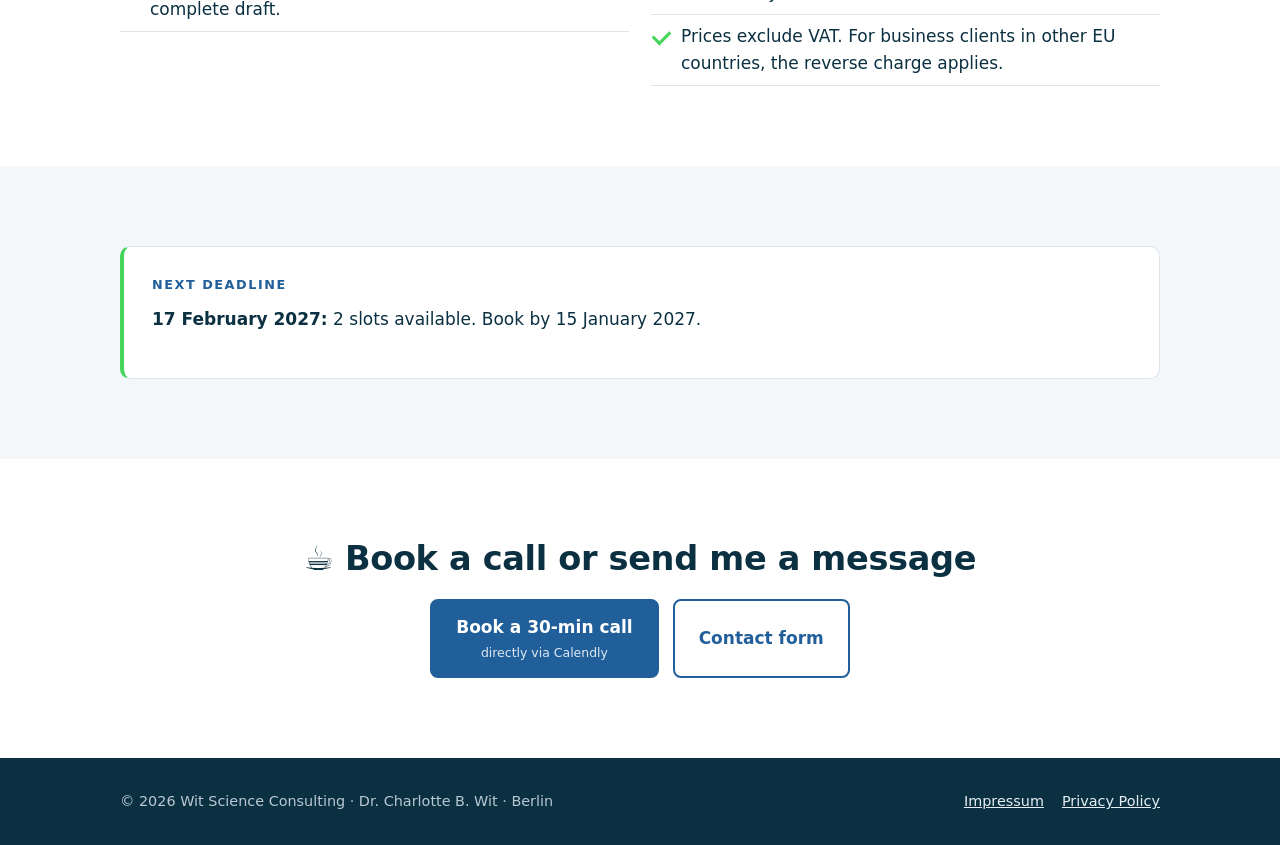
<file: proposal-review.html>
<!doctype html>
<html lang="en">
<head>
  <meta charset="utf-8">
  <meta name="viewport" content="width=device-width, initial-scale=1">
  <title>Proposal review · Wit Science Consulting</title>
  <meta name="description" content="Independent review of your EU funding proposal before you submit. Section review €1,500, full proposal review €3,500, excl. VAT. Delivered within 5 working days, confidential by default.">
  <link rel="icon" type="image/png" href="assets/logo-icon.png">
  <link rel="alternate" hreflang="en" href="proposal-review.html">
  <link rel="alternate" hreflang="de" href="de/proposal-review.html">
  <link rel="stylesheet" href="assets/styles.css?v=9">
</head>
<body>

<header class="site-header">
  <div class="wrap">
    <a class="brand" href="index.html" aria-label="Wit Science Consulting, home">
      <img src="assets/logo.png" alt="Wit Science Consulting" width="125" height="48">
    </a>
    <button class="menu-toggle" aria-expanded="false" aria-controls="nav">Menu</button>
    <nav class="nav" id="nav">
      <a href="index.html#services">Services</a>
      <a href="proposal-review.html" aria-current="page">Proposal review</a>
      <a href="index.html#projects">Projects</a>
      <a href="index.html#about">About</a>
      <a href="index.html#tools">Tools</a>
      <a href="index.html#downloads">Downloads</a>
      <a href="index.html#contact">Contact</a>
      <div class="lang" aria-label="Language">
        <span aria-current="true">EN</span><a href="de/proposal-review.html" hreflang="de" lang="de">DE</a>
      </div>
    </nav>
  </div>
</header>

<main id="top">

  <section class="hero page-hero">
    <div class="wrap">
      <p class="eyebrow">Proposal review</p>
      <h1>A second pair of eyes before you submit.</h1>
      <p class="lead">An independent review of your EU funding proposal: call fit, references, consistency across sections and the budget. Clear packages, transparent prices.</p>
    </div>
  </section>

  <!-- Pricing -->
  <section class="tint" id="pricing">
    <div class="wrap">
      <div class="section-head">
        <p class="eyebrow">Packages and prices</p>
        <h2>What's included</h2>
      </div>
      <div class="price-cards">
        <article class="card price-card">
          <h3>Section review</h3>
          <p class="price">€1,500 <span>excl. VAT</span></p>
          <ul>
            <li>One section (Excellence, Impact or Implementation, up to ~20 pages)</li>
            <li>Reference check</li>
            <li>Call fit</li>
            <li>Written suggestions for improvement</li>
            <li>1-hour debrief meeting</li>
          </ul>
        </article>
        <article class="card price-card">
          <h3>Full proposal review</h3>
          <p class="price">€3,500 <span>excl. VAT</span></p>
          <ul>
            <li>All Part B sections</li>
            <li>Everything in the section review</li>
            <li>Consistency across sections (work packages, deliverables, milestones, partner roles)</li>
            <li>Budget check (planned effort against staff budget)</li>
            <li>1-hour debrief meeting</li>
          </ul>
        </article>
        <article class="card price-card addon">
          <h3>Add-on: second round</h3>
          <p class="price">€500 <span>excl. VAT</span></p>
          <ul>
            <li>Review of your revised version (changed parts only)</li>
          </ul>
        </article>
      </div>
    </div>
  </section>

  <!-- How it works + terms -->
  <section>
    <div class="wrap">
      <div class="cards two">
        <div>
          <p class="eyebrow">How it works</p>
          <h2>Clear, fast and confidential</h2>
          <ul class="checks">
            <li>A 30-minute call to discuss the scope, the call, and where you have doubts.</li>
            <li><b>Confidential by default:</b> I sign an NDA, and I don't upload your proposal to any AI tool.</li>
            <li>I don't take on competing proposals.</li>
            <li>Delivered within <b>5 working days</b> after receiving your complete draft.</li>
          </ul>
        </div>
        <div>
          <p class="eyebrow">Terms</p>
          <h2>Good to know</h2>
          <ul class="checks">
            <li>A 50% deposit reserves your slot; the remainder is invoiced on delivery.</li>
            <li>The deposit is non-refundable if you cancel less than 2 weeks before the agreed review date.</li>
            <li>Prices assume one review round and the page limits of the official template. Larger proposals are quoted individually.</li>
            <li>Prices exclude VAT. For business clients in other EU countries, the reverse charge applies.</li>
          </ul>
        </div>
      </div>
    </div>
  </section>

  <!-- Next deadline. Hidden automatically after data-book-by.
       When fully booked: set data-slots="0" (shows "all slots taken"). -->
  <section class="tint" id="next-deadline" data-book-by="2027-01-15" data-slots="2">
    <div class="wrap">
      <div class="card deadline-card">
        <p class="eyebrow">Next deadline</p>
        <p class="deadline-open"><b>17 February 2027:</b> 2 slots available. Book by 15 January 2027.</p>
        <p class="deadline-full" hidden><b>17 February 2027:</b> all slots taken.</p>
      </div>
    </div>
  </section>

  <!-- Call to action -->
  <section id="book">
    <div class="wrap cta">
      <h2>☕️ Book a call or send me a message</h2>
      <div class="actions">
        <a class="btn" href="https://calendly.com/wit-scienceconsulting/30min" target="_blank" rel="noopener">Book a 30-min call<small>directly via Calendly</small></a>
        <a class="btn ghost" href="index.html#contact">Contact form</a>
      </div>
    </div>
  </section>

</main>

<footer class="site-footer">
  <div class="wrap">
    <span>© 2026 Wit Science Consulting · Dr. Charlotte B. Wit · Berlin</span>
    <span><a href="impressum.html">Impressum</a><a href="datenschutz.html">Privacy Policy</a></span>
  </div>
</footer>

<script src="assets/main.js?v=4"></script>
</body>
</html>
</file>
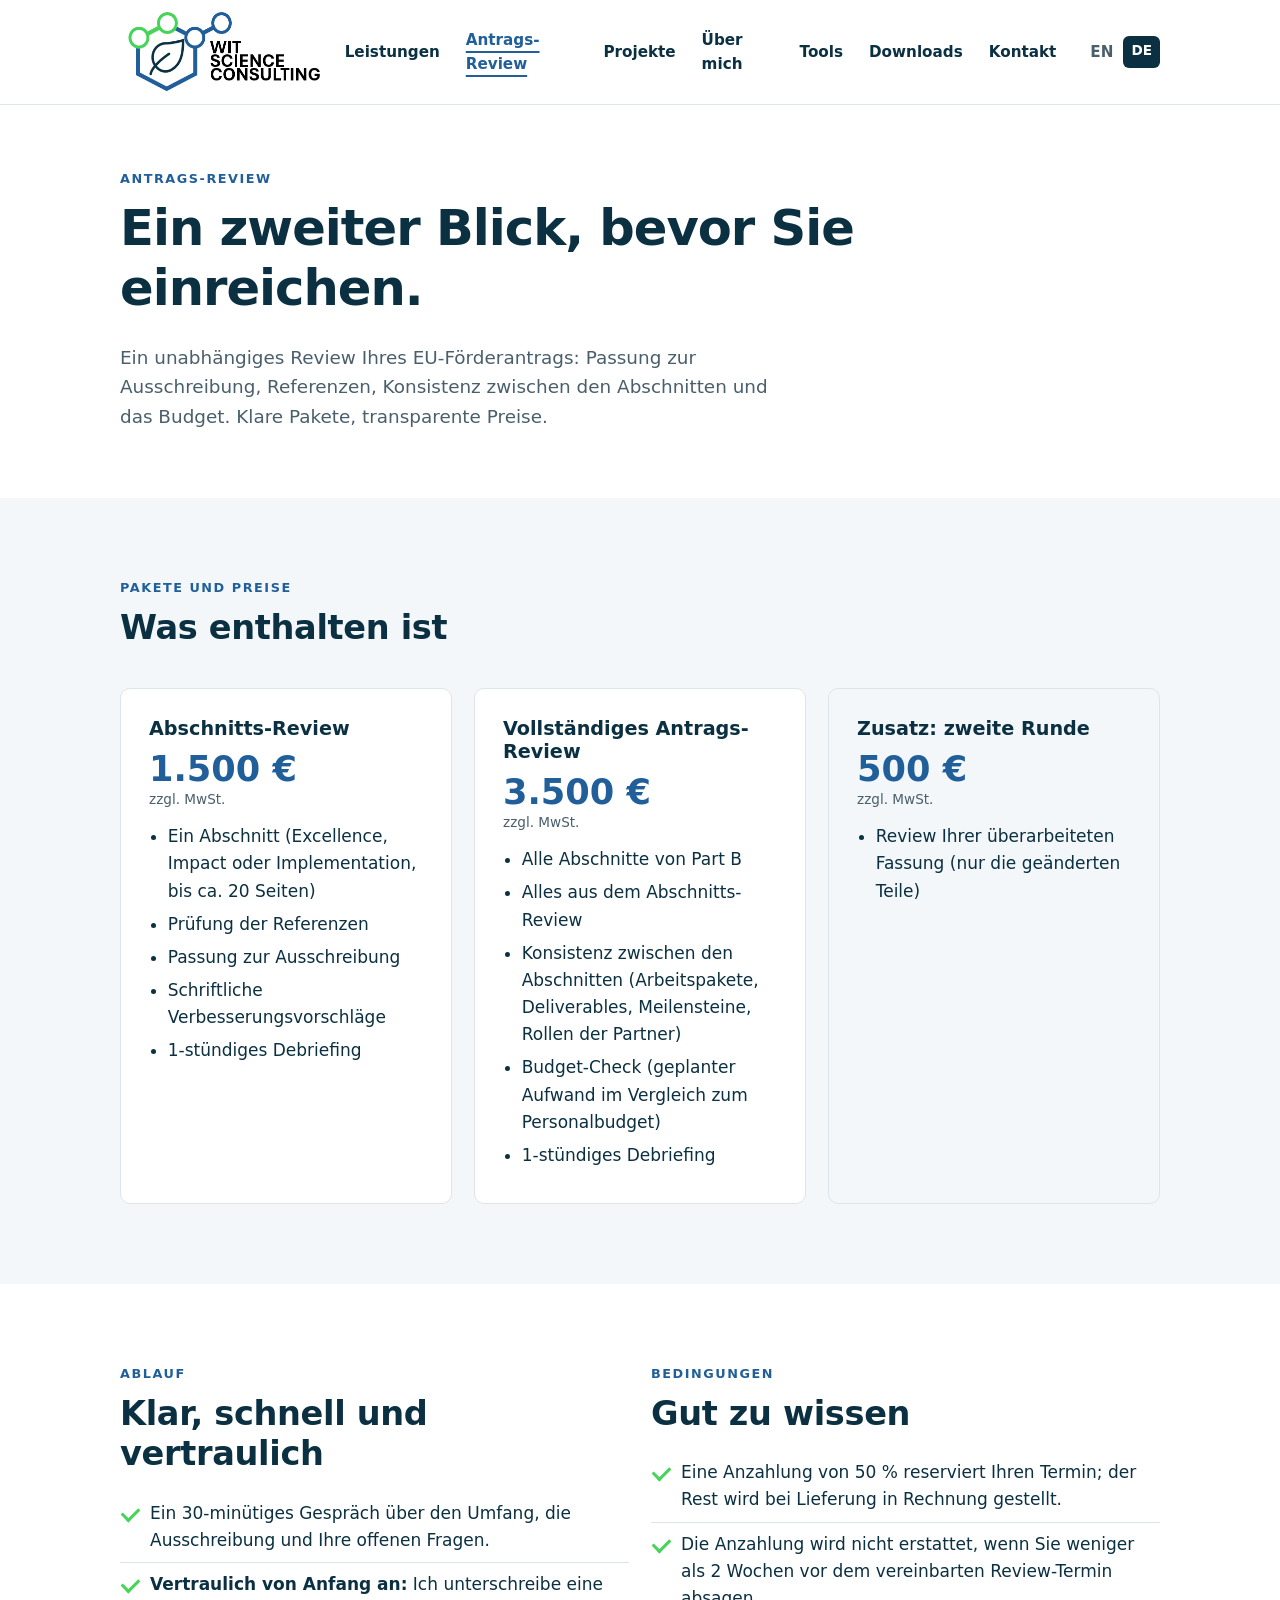
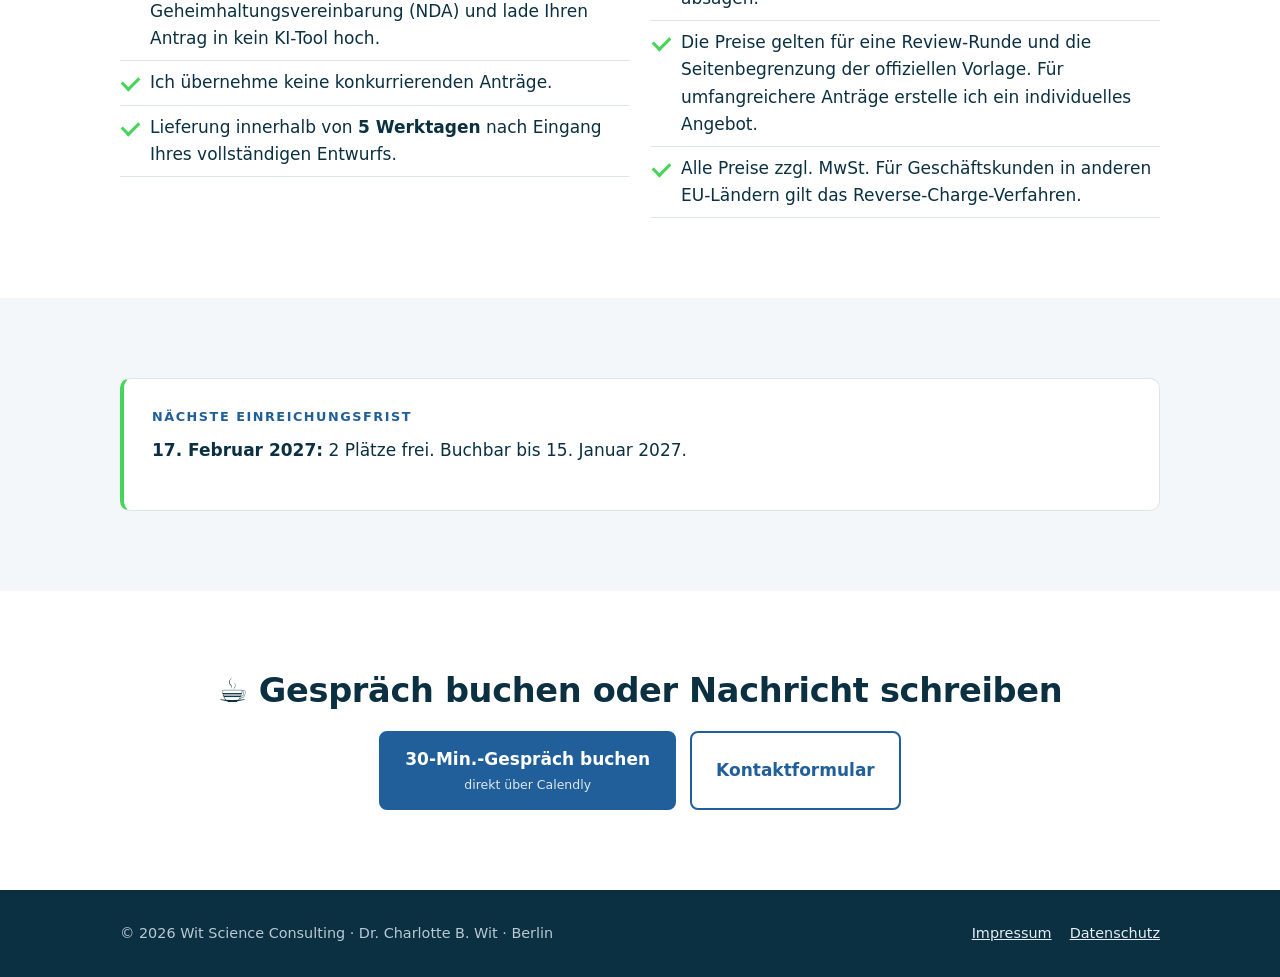
<file: de/proposal-review.html>
<!doctype html>
<html lang="de">
<head>
  <meta charset="utf-8">
  <meta name="viewport" content="width=device-width, initial-scale=1">
  <title>Antrags-Review · Wit Science Consulting</title>
  <meta name="description" content="Unabhängiges Review Ihres EU-Förderantrags vor der Einreichung. Abschnitts-Review 1.500 €, vollständiges Antrags-Review 3.500 €, zzgl. MwSt. Lieferung innerhalb von 5 Werktagen, vertraulich.">
  <link rel="icon" type="image/png" href="../assets/logo-icon.png">
  <link rel="alternate" hreflang="en" href="../proposal-review.html">
  <link rel="alternate" hreflang="de" href="proposal-review.html">
  <link rel="stylesheet" href="../assets/styles.css?v=9">
</head>
<body>

<header class="site-header">
  <div class="wrap">
    <a class="brand" href="index.html" aria-label="Wit Science Consulting, Startseite">
      <img src="../assets/logo.png" alt="Wit Science Consulting" width="125" height="48">
    </a>
    <button class="menu-toggle" aria-expanded="false" aria-controls="nav">Menü</button>
    <nav class="nav" id="nav">
      <a href="index.html#leistungen">Leistungen</a>
      <a href="proposal-review.html" aria-current="page">Antrags-Review</a>
      <a href="index.html#projekte">Projekte</a>
      <a href="index.html#ueber-mich">Über mich</a>
      <a href="index.html#tools">Tools</a>
      <a href="index.html#downloads">Downloads</a>
      <a href="index.html#kontakt">Kontakt</a>
      <div class="lang" aria-label="Sprache">
        <a href="../proposal-review.html" hreflang="en" lang="en">EN</a><span aria-current="true">DE</span>
      </div>
    </nav>
  </div>
</header>

<main id="top">

  <section class="hero page-hero">
    <div class="wrap">
      <p class="eyebrow">Antrags-Review</p>
      <h1>Ein zweiter Blick, bevor Sie einreichen.</h1>
      <p class="lead">Ein unabhängiges Review Ihres EU-Förderantrags: Passung zur Ausschreibung, Referenzen, Konsistenz zwischen den Abschnitten und das Budget. Klare Pakete, transparente Preise.</p>
    </div>
  </section>

  <!-- Preise -->
  <section class="tint" id="pricing">
    <div class="wrap">
      <div class="section-head">
        <p class="eyebrow">Pakete und Preise</p>
        <h2>Was enthalten ist</h2>
      </div>
      <div class="price-cards">
        <article class="card price-card">
          <h3>Abschnitts-Review</h3>
          <p class="price">1.500 € <span>zzgl. MwSt.</span></p>
          <ul>
            <li>Ein Abschnitt (Excellence, Impact oder Implementation, bis ca. 20 Seiten)</li>
            <li>Prüfung der Referenzen</li>
            <li>Passung zur Ausschreibung</li>
            <li>Schriftliche Verbesserungsvorschläge</li>
            <li>1-stündiges Debriefing</li>
          </ul>
        </article>
        <article class="card price-card">
          <h3>Vollständiges Antrags-Review</h3>
          <p class="price">3.500 € <span>zzgl. MwSt.</span></p>
          <ul>
            <li>Alle Abschnitte von Part B</li>
            <li>Alles aus dem Abschnitts-Review</li>
            <li>Konsistenz zwischen den Abschnitten (Arbeitspakete, Deliverables, Meilensteine, Rollen der Partner)</li>
            <li>Budget-Check (geplanter Aufwand im Vergleich zum Personalbudget)</li>
            <li>1-stündiges Debriefing</li>
          </ul>
        </article>
        <article class="card price-card addon">
          <h3>Zusatz: zweite Runde</h3>
          <p class="price">500 € <span>zzgl. MwSt.</span></p>
          <ul>
            <li>Review Ihrer überarbeiteten Fassung (nur die geänderten Teile)</li>
          </ul>
        </article>
      </div>
    </div>
  </section>

  <!-- Ablauf + Bedingungen -->
  <section>
    <div class="wrap">
      <div class="cards two">
        <div>
          <p class="eyebrow">Ablauf</p>
          <h2>Klar, schnell und vertraulich</h2>
          <ul class="checks">
            <li>Ein 30-minütiges Gespräch über den Umfang, die Ausschreibung und Ihre offenen Fragen.</li>
            <li><b>Vertraulich von Anfang an:</b> Ich unterschreibe eine Geheimhaltungsvereinbarung (NDA) und lade Ihren Antrag in kein KI-Tool hoch.</li>
            <li>Ich übernehme keine konkurrierenden Anträge.</li>
            <li>Lieferung innerhalb von <b>5 Werktagen</b> nach Eingang Ihres vollständigen Entwurfs.</li>
          </ul>
        </div>
        <div>
          <p class="eyebrow">Bedingungen</p>
          <h2>Gut zu wissen</h2>
          <ul class="checks">
            <li>Eine Anzahlung von 50 % reserviert Ihren Termin; der Rest wird bei Lieferung in Rechnung gestellt.</li>
            <li>Die Anzahlung wird nicht erstattet, wenn Sie weniger als 2 Wochen vor dem vereinbarten Review-Termin absagen.</li>
            <li>Die Preise gelten für eine Review-Runde und die Seitenbegrenzung der offiziellen Vorlage. Für umfangreichere Anträge erstelle ich ein individuelles Angebot.</li>
            <li>Alle Preise zzgl. MwSt. Für Geschäftskunden in anderen EU-Ländern gilt das Reverse-Charge-Verfahren.</li>
          </ul>
        </div>
      </div>
    </div>
  </section>

  <!-- Nächste Frist: wird nach data-book-by automatisch ausgeblendet.
       Ausgebucht: data-slots="0" setzen. -->
  <section class="tint" id="next-deadline" data-book-by="2027-01-15" data-slots="2">
    <div class="wrap">
      <div class="card deadline-card">
        <p class="eyebrow">Nächste Einreichungsfrist</p>
        <p class="deadline-open"><b>17. Februar 2027:</b> 2 Plätze frei. Buchbar bis 15. Januar 2027.</p>
        <p class="deadline-full" hidden><b>17. Februar 2027:</b> alle Plätze vergeben.</p>
      </div>
    </div>
  </section>

  <!-- Call to action -->
  <section id="book">
    <div class="wrap cta">
      <h2>☕️ Gespräch buchen oder Nachricht schreiben</h2>
      <div class="actions">
        <a class="btn" href="https://calendly.com/wit-scienceconsulting/30min" target="_blank" rel="noopener">30-Min.-Gespräch buchen<small>direkt über Calendly</small></a>
        <a class="btn ghost" href="index.html#kontakt">Kontaktformular</a>
      </div>
    </div>
  </section>

</main>

<footer class="site-footer">
  <div class="wrap">
    <span>© 2026 Wit Science Consulting · Dr. Charlotte B. Wit · Berlin</span>
    <span><a href="../impressum.html">Impressum</a><a href="../datenschutz.html">Datenschutz</a></span>
  </div>
</footer>

<script src="../assets/main.js?v=4"></script>
</body>
</html>
</file>
<file: assets/styles.css>
/* Wit Science Consulting — colours taken from the logo (Logo/Logo+Name+Crop.svg) */
:root {
  --blue: #215f9a;
  --blue-dark: #184a79;
  --green: #47d45a;
  --navy: #0b3041;
  --text: #0b3041;
  --muted: #4a5f6c;
  --line: #dde5ec;
  --tint: #f3f7fa;
  --white: #ffffff;
  --radius: 10px;
  --max: 1080px;
  --font: "Segoe UI", system-ui, -apple-system, Roboto, "Helvetica Neue", Arial, sans-serif;
}

* { box-sizing: border-box; }
html { scroll-behavior: smooth; scroll-padding-top: 112px; }
body {
  margin: 0;
  font-family: var(--font);
  font-size: 17px;
  line-height: 1.6;
  color: var(--text);
  background: var(--white);
  -webkit-font-smoothing: antialiased;
}
img { max-width: 100%; display: block; }
a { color: var(--blue); }
a:hover { color: var(--blue-dark); }
h1, h2, h3 { line-height: 1.2; margin: 0 0 .5em; color: var(--navy); }
h1 { font-size: clamp(2rem, 4.5vw, 3.1rem); letter-spacing: -.02em; }
h2 { font-size: clamp(1.6rem, 3vw, 2.1rem); letter-spacing: -.01em; }
h3 { font-size: 1.15rem; }
p { margin: 0 0 1em; }

.wrap { max-width: var(--max); margin: 0 auto; padding: 0 20px; }
section { padding: 80px 0; }
section.tint { background: var(--tint); }
.eyebrow {
  font-size: .8rem; font-weight: 700; letter-spacing: .12em; text-transform: uppercase;
  color: var(--blue); margin-bottom: .75em;
}
.lead { font-size: 1.15rem; color: var(--muted); max-width: 680px; }
.section-head { max-width: 720px; margin-bottom: 40px; }

/* Header */
.site-header {
  position: sticky; top: 0; z-index: 10;
  background: rgba(255,255,255,.96);
  border-bottom: 1px solid var(--line);
  backdrop-filter: blur(6px);
}
.site-header .wrap { display: flex; align-items: center; justify-content: space-between; height: 104px; gap: 16px; }
.brand img { height: 84px; width: auto; }
.nav { display: flex; align-items: center; gap: 26px; }
.nav a { text-decoration: none; color: var(--navy); font-weight: 600; font-size: .95rem; }
.nav a:hover { color: var(--blue); }
.lang { display: flex; gap: 2px; font-size: .85rem; font-weight: 700; }
.lang a, .lang span { padding: 4px 8px; border-radius: 6px; text-decoration: none; }
.lang span { background: var(--navy); color: var(--white); }
.lang a { color: var(--muted); }
.menu-toggle {
  display: none; background: none; border: 1px solid var(--line); border-radius: 8px;
  padding: 8px 10px; font: inherit; font-weight: 600; color: var(--navy); cursor: pointer;
}

/* Buttons and badge */
.btn {
  display: inline-block; padding: 13px 24px; border-radius: 8px;
  font-weight: 700; text-decoration: none; border: 2px solid var(--blue);
  background: var(--blue); color: var(--white); cursor: pointer; font: inherit; font-weight: 700;
}
.btn:hover { background: var(--blue-dark); border-color: var(--blue-dark); color: var(--white); }
.btn small { display: block; font-size: .78rem; font-weight: 500; opacity: .85; margin-top: 2px; }
.hero .actions .btn { display: inline-flex; flex-direction: column; justify-content: center; }
.btn.ghost { background: transparent; color: var(--blue); }
.btn.ghost:hover { background: var(--tint); color: var(--blue-dark); }
.badge {
  display: inline-flex; align-items: center; gap: 9px;
  padding: 7px 14px; border-radius: 999px;
  background: #eafbec; color: #17602a; font-weight: 600; font-size: .9rem;
  margin-bottom: 24px;
}
.badge::before {
  content: ""; width: 9px; height: 9px; border-radius: 50%;
  background: var(--green); box-shadow: 0 0 0 4px rgba(71,212,90,.25);
}

/* Hero */
.hero { padding: 88px 0 72px; }
.hero .tagline { font-size: 1.2rem; font-weight: 600; color: var(--blue); margin-bottom: 1em; }
.hero .actions { display: flex; flex-wrap: wrap; gap: 14px; margin-top: 30px; }
.hero-grid { display: grid; grid-template-columns: 1.4fr 1fr; gap: 56px; align-items: center; }
.logo-story { text-align: center; }
.logo-story img { width: 100%; max-width: 340px; margin: 0 auto 22px; }
.logo-story ul { list-style: none; padding: 0; margin: 0 auto; display: inline-grid; gap: 10px; text-align: left; }
.logo-story li { display: flex; align-items: center; gap: 12px; font-size: .95rem; color: var(--muted); }
.logo-story li b { color: var(--navy); font-weight: 700; }
.logo-story svg { width: 30px; height: 30px; flex: none; }

/* Numbers */
.numbers { padding: 0; }
.numbers .grid {
  display: grid; grid-template-columns: repeat(5, 1fr);
  border-top: 1px solid var(--line); border-bottom: 1px solid var(--line);
}
.stat { padding: 30px 16px; text-align: center; border-left: 1px solid var(--line); }
.stat:first-child { border-left: 0; }
.stat strong { display: block; font-size: 2.3rem; color: var(--blue); line-height: 1.1; }
.stat span { font-size: .92rem; color: var(--muted); }
.stat.primary strong { color: var(--navy); }
.stat.primary strong::after {
  content: ""; display: block; width: 28px; height: 4px; border-radius: 2px;
  background: var(--green); margin: 8px auto 0;
}

/* Cards */
.cards { display: grid; gap: 22px; }
.cards.three { grid-template-columns: repeat(3, 1fr); }
.cards.two { grid-template-columns: repeat(2, 1fr); }
.card {
  background: var(--white); border: 1px solid var(--line); border-radius: var(--radius);
  padding: 28px;
}
.card p:last-child, .card ul:last-child { margin-bottom: 0; }
.card ul { padding-left: 1.1em; margin: 0; }
.card li { margin-bottom: .35em; }
.card .for { color: var(--muted); font-size: .95rem; }
.hex {
  width: 40px; height: 40px; margin-bottom: 14px;
}
.problem-close { margin-top: 36px; font-size: 1.25rem; font-weight: 700; color: var(--blue); }

.card.feature { border-top: 4px solid var(--blue); }
.card.secondary { background: var(--tint); }
.card.tool { border: 1px dashed var(--blue); background: #f6faff; }

/* Steps */
/* Steps: circles run from green to blue, like the timeline in the logo */
.steps { display: grid; grid-template-columns: repeat(4, 1fr); gap: 22px; counter-reset: step; list-style: none; padding: 0; margin: 0 0 32px; }
.steps li { counter-increment: step; position: relative; padding-top: 60px; --c: var(--green); }
.steps li:nth-child(2) { --c: #3aad6f; }
.steps li:nth-child(3) { --c: #2e8685; }
.steps li:nth-child(4) { --c: var(--blue); }
.steps li::before {
  content: counter(step); position: absolute; top: 0; left: 0; z-index: 1;
  width: 42px; height: 42px; border-radius: 50%;
  border: 4px solid var(--c); background: var(--white);
  display: grid; place-items: center; font-weight: 800; color: var(--navy);
}
.steps li:not(:last-child)::after {
  content: ""; position: absolute; top: 19px; left: 42px; right: -22px; height: 4px;
  background: var(--c); opacity: .55;
}
.steps strong { display: block; margin-bottom: 4px; }
.steps span { color: var(--muted); font-size: .95rem; }
.note { color: var(--muted); max-width: 720px; }

/* Projects */
.subhead { font-size: 1.05rem; color: var(--muted); font-weight: 600; margin: 44px 0 18px; }
.project .meta { font-size: .88rem; color: var(--muted); margin-bottom: .6em; }
.project .role { font-size: .95rem; }
.project .role b { color: var(--navy); }
.project.current { border-left: 4px solid var(--green); }
.project { display: flex; flex-direction: column; }
.project .role { margin-bottom: 14px; }
.project .site { margin-top: auto; font-size: .9rem; font-weight: 600; }
.project .site a { text-decoration: none; }
.project .site a:hover { text-decoration: underline; }
.tag.pm { background: #e6eef6; color: var(--blue-dark); }
.tag {
  display: inline-block; font-size: .75rem; font-weight: 700; text-transform: uppercase; letter-spacing: .08em;
  padding: 3px 9px; border-radius: 999px; background: #eafbec; color: #17602a; margin-bottom: 10px;
}
.proposals { list-style: none; padding: 0; margin: 0; display: grid; grid-template-columns: repeat(2, 1fr); gap: 0 32px; }
.proposals li { padding: 14px 0; border-bottom: 1px solid var(--line); }
.proposals li span { color: var(--muted); font-size: .92rem; }

.case { margin-top: 48px; background: var(--navy); color: #e6eef4; border-radius: var(--radius); padding: 40px; }
.case h3 { color: var(--white); font-size: 1.4rem; }
.case .eyebrow { color: var(--green); }
.case .cols { display: grid; grid-template-columns: 1fr 1.3fr 1fr; gap: 32px; margin-top: 20px; }
.case h4 { margin: 0 0 8px; color: var(--white); font-size: 1rem; }
.case ul { padding-left: 1.1em; margin: 0; }
.case a { color: var(--green); }

/* About */
.about { display: grid; grid-template-columns: 260px 1fr; gap: 48px; align-items: start; }
.portrait {
  aspect-ratio: 4 / 5; border-radius: var(--radius); background: var(--tint);
  border: 1px solid var(--line); display: grid; place-items: center;
}
.portrait img { width: 55%; height: auto; opacity: .9; }
.facts { list-style: none; padding: 0; margin: 20px 0 0; }
.facts li { padding: 8px 0; border-top: 1px solid var(--line); }
.facts b { display: inline-block; min-width: 110px; }

/* Guide */
.guide { display: flex; align-items: center; justify-content: space-between; gap: 32px; }
.guide .text { max-width: 640px; }

/* Contact */
.contact { display: grid; grid-template-columns: 1fr 1.2fr; gap: 48px; }
form { display: grid; gap: 16px; }
label { font-weight: 600; font-size: .95rem; display: block; margin-bottom: 6px; }
input[type=text], input[type=email], textarea {
  width: 100%; padding: 12px 14px; font: inherit; color: var(--text);
  border: 1px solid #c3d0db; border-radius: 8px; background: var(--white);
}
input:focus, textarea:focus { outline: 3px solid rgba(33,95,154,.25); border-color: var(--blue); }
textarea { min-height: 150px; resize: vertical; }
.check { display: flex; gap: 10px; align-items: flex-start; font-weight: 400; font-size: .92rem; color: var(--muted); }
.check input { margin-top: 5px; }
.hp { position: absolute; left: -9999px; }
.form-status { font-weight: 600; min-height: 1.5em; margin: 0; }
.form-status.ok { color: #17602a; }
.form-status.err { color: #b3261e; }
.direct { list-style: none; padding: 0; margin: 20px 0 0; }
.direct li { padding: 6px 0; }

/* Footer */
.site-footer { background: var(--navy); color: #b9c8d3; padding: 32px 0; font-size: .9rem; }
.site-footer .wrap { display: flex; justify-content: space-between; flex-wrap: wrap; gap: 12px; }
.site-footer a { color: #e6eef4; margin-left: 18px; }

/* Legal pages */
.legal { max-width: 760px; padding: 56px 20px 80px; }
.legal h2 { font-size: 1.3rem; margin-top: 1.6em; }
.legal .todo { background: #fff6d6; padding: 2px 6px; border-radius: 4px; }

/* Responsive */
@media (max-width: 920px) {
  .numbers .grid { grid-template-columns: repeat(3, 1fr); }
  .stat:nth-child(4) { border-left: 0; }
  .stat:nth-child(n+4) { border-top: 1px solid var(--line); }
  .cards.three, .steps { grid-template-columns: repeat(2, 1fr); }
  .steps li:nth-child(2)::after { display: none; }
  .hero-grid { grid-template-columns: 1fr; gap: 40px; }
  .logo-story img { max-width: 240px; }
  .case .cols { grid-template-columns: 1fr; }
}
@media (max-width: 760px) {
  section { padding: 60px 0; }
  .menu-toggle { display: block; }
  .nav {
    display: none; position: absolute; top: 88px; left: 0; right: 0;
    flex-direction: column; align-items: flex-start; gap: 0;
    background: var(--white); border-bottom: 1px solid var(--line); padding: 8px 20px 16px;
  }
  .nav.open { display: flex; }
  .nav > a { padding: 10px 0; width: 100%; }
  .nav .lang { margin-top: 8px; }
  .stat strong { font-size: clamp(1.6rem, 7vw, 2.3rem); white-space: nowrap; }
  .site-header .wrap { height: 88px; }
  html { scroll-padding-top: 96px; }
  .brand img { height: 68px; }
  .steps li::after { display: none; }
  .numbers .grid { grid-template-columns: repeat(2, 1fr); }
  .stat { border-left: 0; border-top: 1px solid var(--line); }
  .stat:nth-child(odd) { border-right: 1px solid var(--line); }
  .stat:first-child { grid-column: 1 / -1; border-right: 0; border-top: 0; }
  .stat:first-child { border-right: 0; }
  .stat:nth-child(odd):not(:first-child) { border-right: 0; }
  .stat:nth-child(even) { border-right: 1px solid var(--line); }
  .cards.three, .cards.two, .steps, .proposals, .about, .contact { grid-template-columns: 1fr; }
  .about .portrait { max-width: 220px; }
  .guide { flex-direction: column; align-items: flex-start; }
  .case { padding: 28px 22px; }
  .site-footer a { margin: 0 18px 0 0; }
}

/* Working terms line in "How I work" */
.terms {
  max-width: 720px; padding: 14px 18px; margin-bottom: 18px;
  border-left: 4px solid var(--green); background: var(--tint); border-radius: 0 8px 8px 0;
}

/* Tools section */
.tool-card { display: flex; align-items: center; justify-content: space-between; gap: 32px; border-top: 4px solid var(--green); }
.tool-card > div { max-width: 680px; }
@media (max-width: 760px) { .tool-card { flex-direction: column; align-items: flex-start; } }

/* Phones: keep both hero buttons visible on the first screen, side by side */
@media (max-width: 760px) {
  .hero { padding: 52px 0 44px; }
  .hero .badge { margin-bottom: 18px; font-size: .82rem; padding: 6px 12px; }
  .hero h1 { font-size: 1.85rem; margin-bottom: .35em; }
  .hero .tagline { font-size: 1rem; margin-bottom: .6em; }
  .hero .lead { font-size: 1rem; line-height: 1.5; }
  .hero .actions {
    display: grid; grid-template-columns: 1fr 1fr; gap: 10px; margin-top: 18px;
  }
  .hero .actions .btn {
    width: 100%; padding: 11px 8px; font-size: .95rem; line-height: 1.25;
    text-align: center; align-items: center;
  }
  .hero .actions .btn small { font-size: .72rem; }
}

/* Proposal review: service card on the home page */
.card.wide { grid-column: 1 / -1; }
.review-card { display: flex; align-items: center; justify-content: space-between; gap: 32px; border-top: 4px solid var(--blue); }
.review-card > div { max-width: 680px; }

/* Proposal review page */
.page-hero { padding: 64px 0 48px; }
.page-hero h1 { max-width: 760px; }
.price-cards { display: grid; grid-template-columns: repeat(3, 1fr); gap: 22px; align-items: stretch; }
.price-card h3 { font-size: 1.2rem; }
.price { font-size: 2.2rem; font-weight: 800; color: var(--blue); margin: 4px 0 16px; line-height: 1.1; }
.price span { display: block; font-size: .85rem; font-weight: 500; color: var(--muted); margin-top: 4px; }
.price-card.addon { background: var(--tint); }
.checks { list-style: none; padding: 0; margin: 0; }
.checks li { position: relative; padding: 8px 0 8px 30px; border-bottom: 1px solid var(--line); }
.checks li::before {
  content: ""; position: absolute; left: 2px; top: 15px; width: 14px; height: 8px;
  border-left: 3px solid var(--green); border-bottom: 3px solid var(--green); transform: rotate(-45deg);
}
.deadline-card { border-left: 4px solid var(--green); }
.deadline-card p:last-child { margin-bottom: 0; font-size: 1.1rem; }
.cta { text-align: center; }
.cta .actions { display: flex; justify-content: center; flex-wrap: wrap; gap: 14px; margin-top: 20px; }
.cta .actions .btn { display: inline-flex; flex-direction: column; justify-content: center; }

/* Long menu: switch to the "Menu" button below 1100px */
@media (max-width: 1100px) {
  .menu-toggle { display: block; }
  .nav {
    display: none; position: absolute; top: 104px; left: 0; right: 0;
    flex-direction: column; align-items: flex-start; gap: 0;
    background: var(--white); border-bottom: 1px solid var(--line); padding: 8px 20px 16px;
  }
  .nav.open { display: flex; }
  .nav > a { padding: 10px 0; width: 100%; }
  .nav .lang { margin-top: 8px; }
}
@media (max-width: 920px) {
  .price-cards { grid-template-columns: 1fr; }
}
@media (max-width: 760px) {
  .nav { top: 88px; }
  .review-card { flex-direction: column; align-items: flex-start; }
  .page-hero { padding: 40px 0 32px; }
  .cta .actions { display: grid; grid-template-columns: 1fr 1fr; gap: 10px; }
  .cta .actions .btn { padding: 11px 8px; font-size: .95rem; text-align: center; }
  .cta .actions .btn small { font-size: .72rem; }
}
.nav a[aria-current="page"] { color: var(--blue); text-decoration: underline; text-underline-offset: 6px; text-decoration-thickness: 2px; }

/* Downloads: one card per document, button at the bottom */
.download-card { display: flex; flex-direction: column; justify-content: space-between; gap: 18px; }
.download-card .btn { align-self: flex-start; }
.download-card h3 { font-size: 1.15rem; }
</file>
